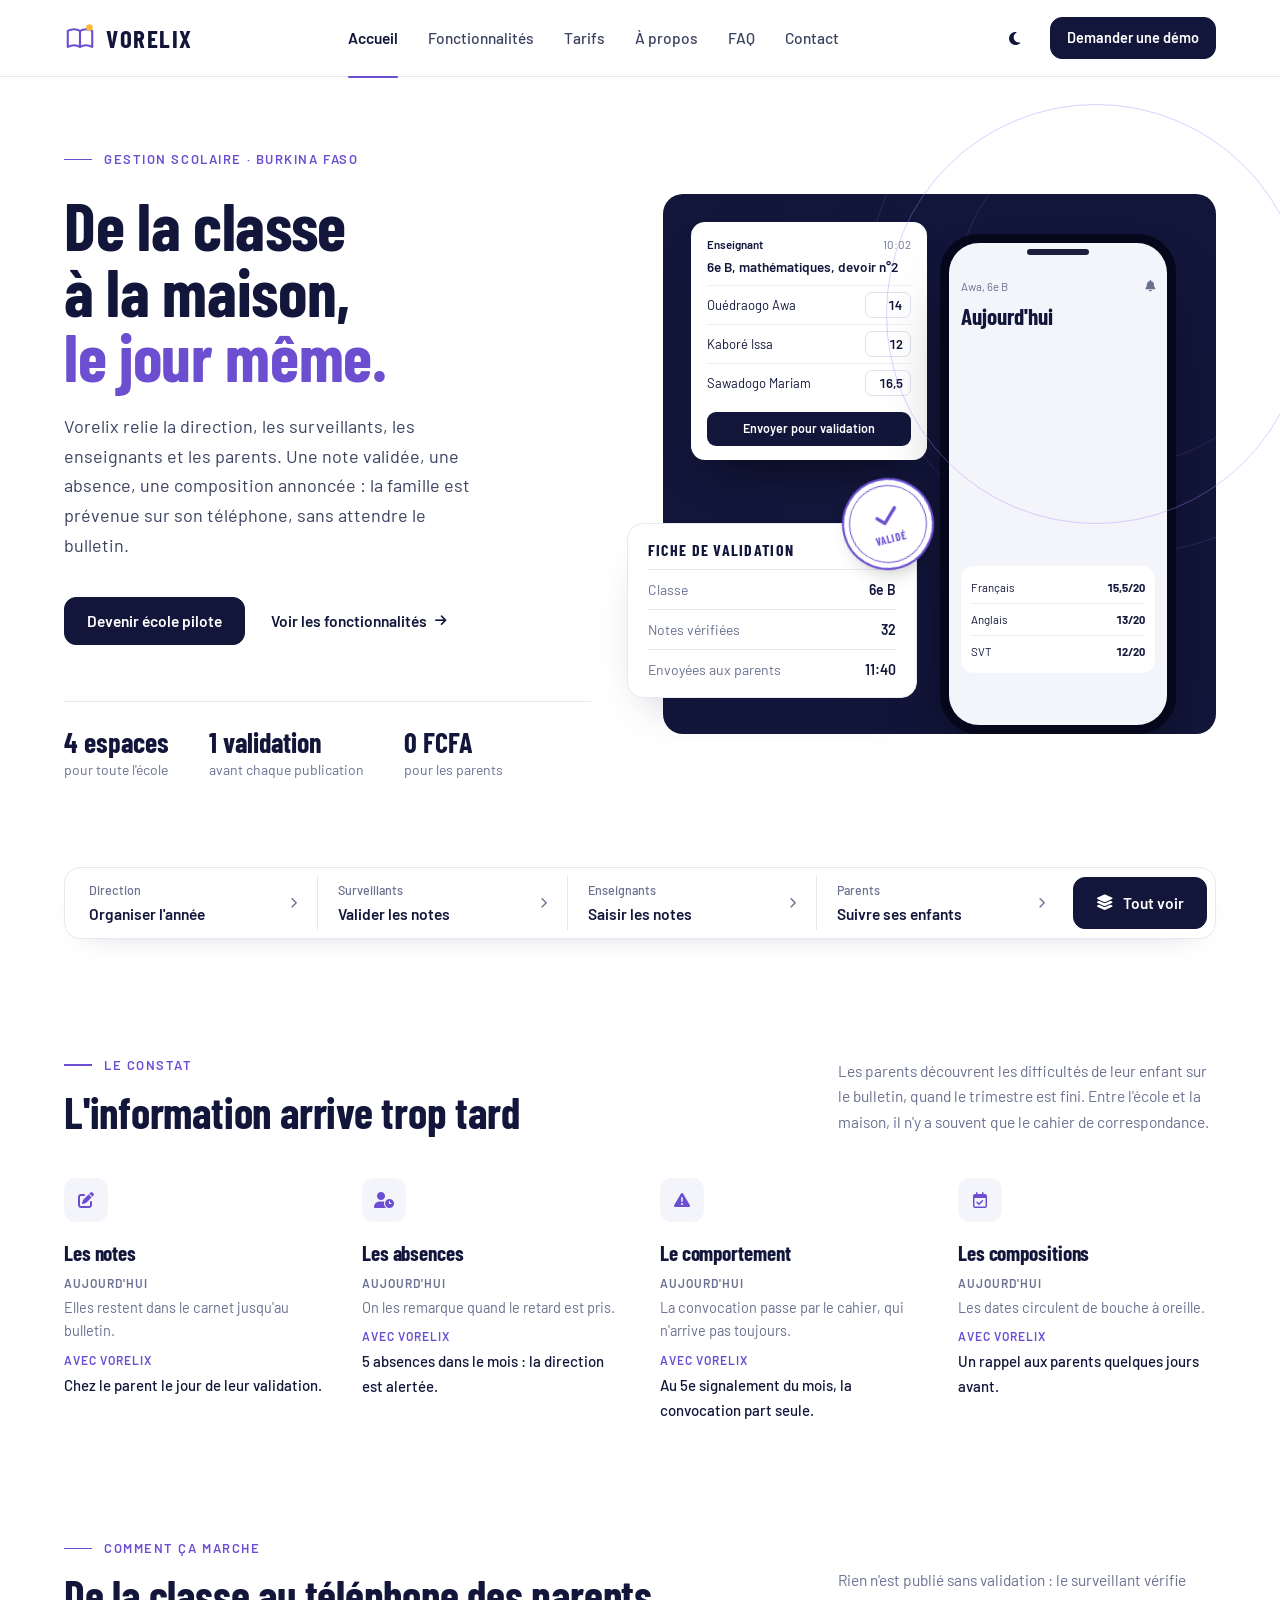
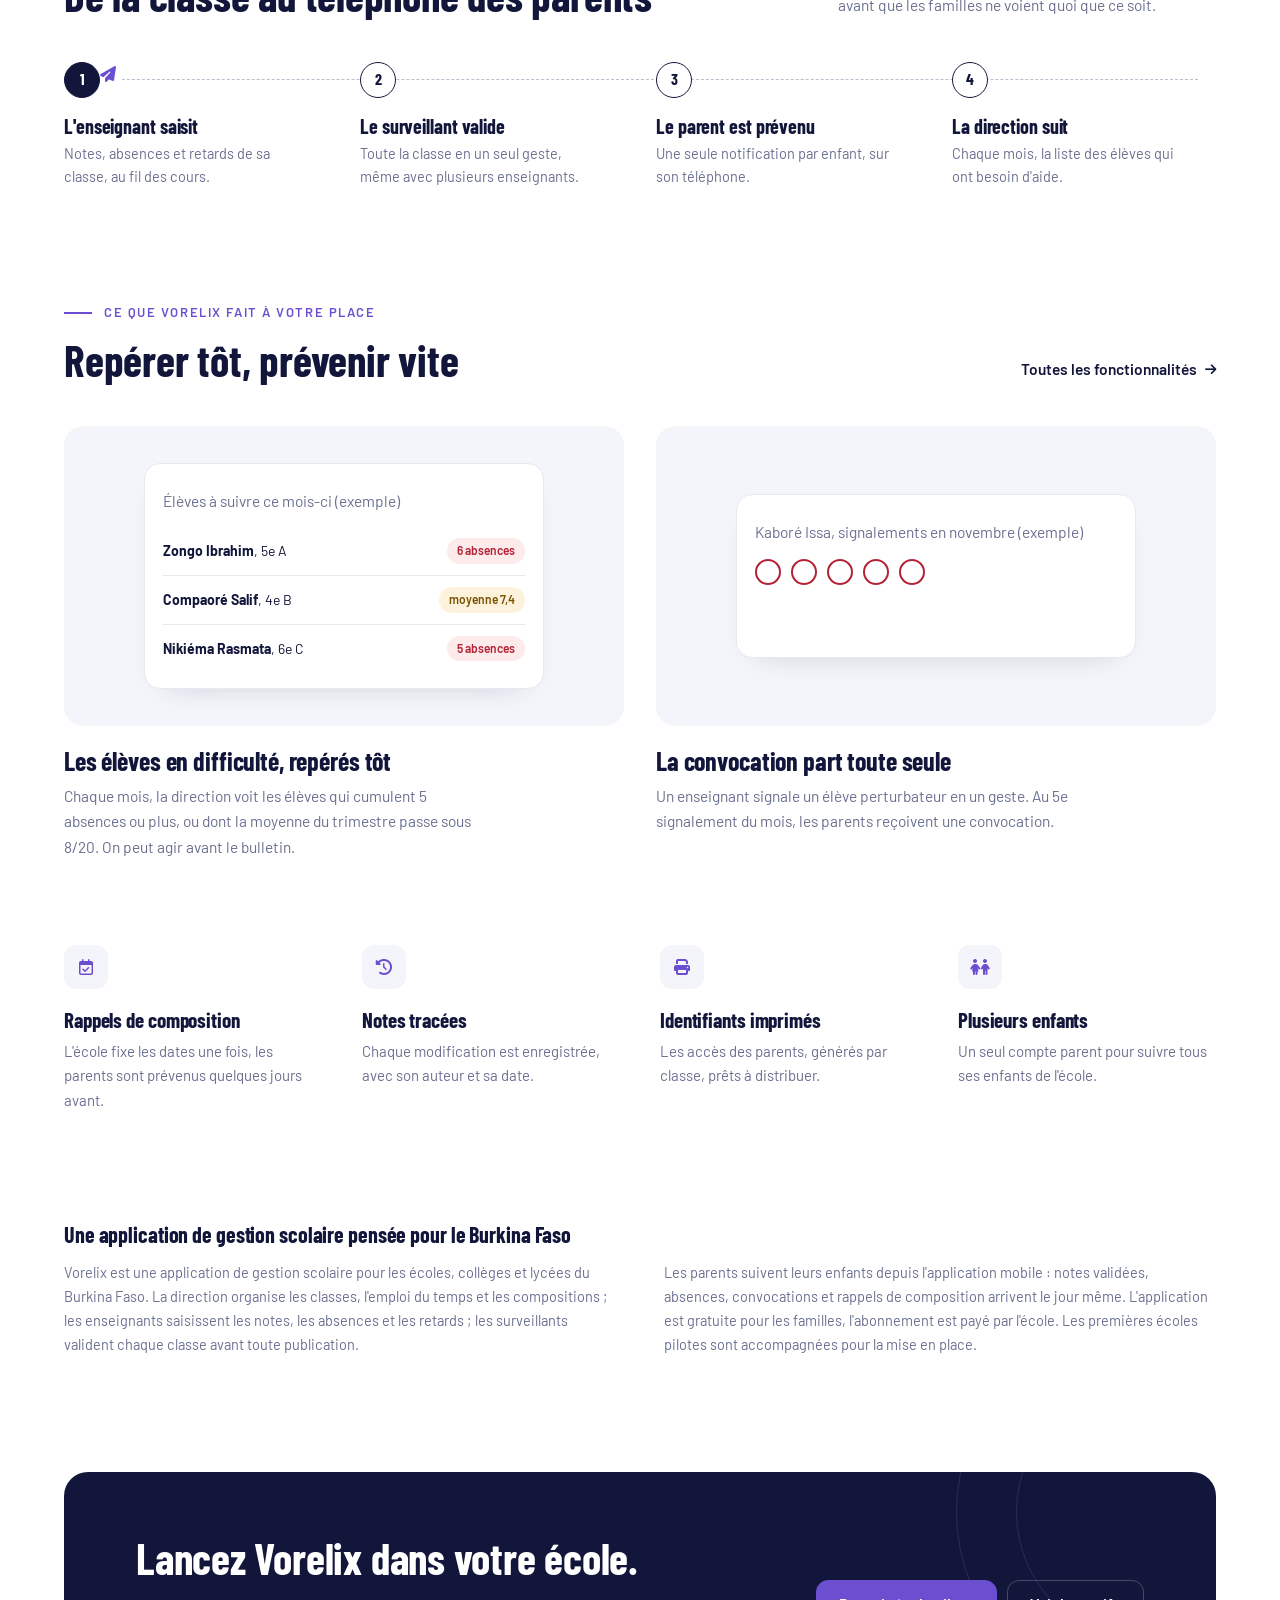
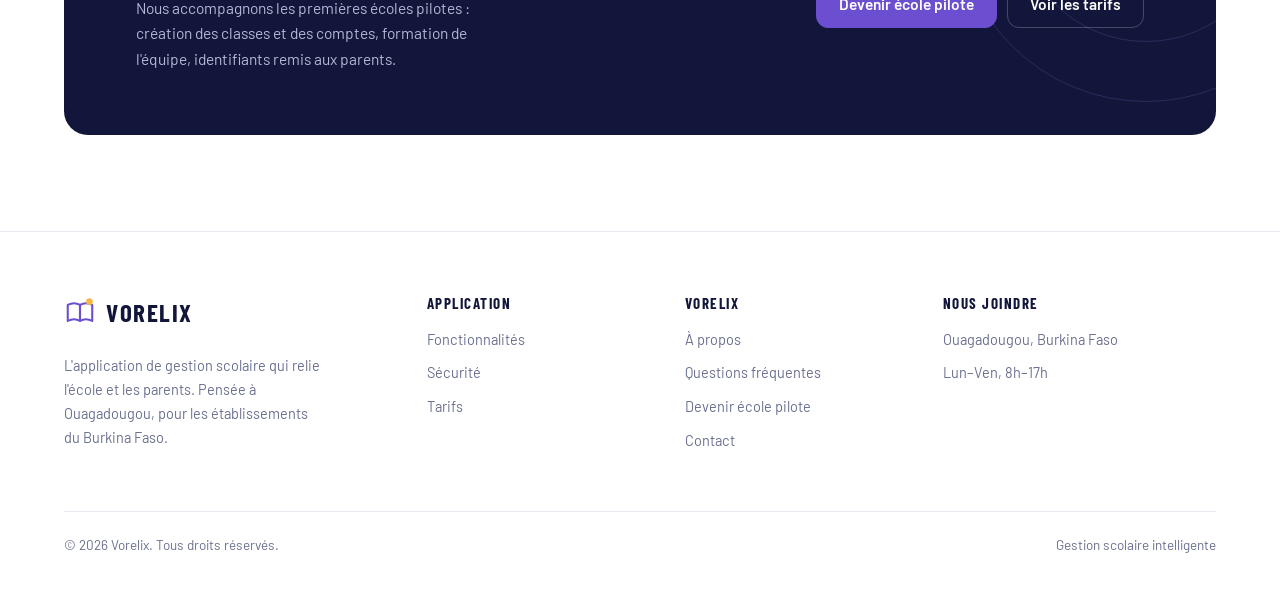
<file: index.html>
<!DOCTYPE html>
<html lang="fr" data-theme="light">
<head>
<meta charset="UTF-8">
<meta name="viewport" content="width=device-width, initial-scale=1, viewport-fit=cover">
<title>Vorelix, gestion scolaire au Burkina Faso : l'école et les parents, le jour même</title>
<meta name="description" content="Vorelix relie la direction, les surveillants, les enseignants et les parents. Notes validées, absences, convocations et rappels de composition arrivent sur le téléphone des parents.">
<meta name="theme-color" content="#FFFFFF">
<meta name="color-scheme" content="light dark">
<script>(function(){var d=document.documentElement,t;d.classList.add("js");try{t=localStorage.getItem("vorelix_theme")}catch(e){}if(t!=="dark"&&t!=="light")t=matchMedia("(prefers-color-scheme: dark)").matches?"dark":"light";d.setAttribute("data-theme",t);var m=document.querySelector('meta[name="theme-color"]');if(m)m.content=t==="dark"?"#090C20":"#FFFFFF"})()</script>
<meta property="og:type" content="website">
<meta property="og:locale" content="fr_FR">
<meta property="og:site_name" content="Vorelix">
<meta property="og:title" content="Vorelix, gestion scolaire au Burkina Faso : l'école et les parents, le jour même">
<meta property="og:description" content="Vorelix relie la direction, les surveillants, les enseignants et les parents. Notes validées, absences, convocations et rappels de composition arrivent sur le téléphone des parents.">
<link rel="icon" href="assets/img/favicon.svg" type="image/svg+xml">
<link rel="preload" href="assets/fonts/barlow-condensed-latin-700-normal.woff2" as="font" type="font/woff2" crossorigin>
<link rel="stylesheet" href="https://cdnjs.cloudflare.com/ajax/libs/font-awesome/6.5.2/css/all.min.css">
<link rel="stylesheet" href="assets/css/style.css">
<script src="assets/js/config.js" defer></script>
<script src="assets/js/site.js" defer></script>
</head>
<body class="anime" data-page="index">
<a class="skip" href="#contenu">Aller au contenu</a>
<header class="site-header" id="siteHeader"><div class="wrap hdr">
  <a class="brand" href="index.html" aria-label="Vorelix, accueil"><svg class="logo" viewBox="0 0 34 34" aria-hidden="true"><path class="pg" d="M4 9.5c4.5-2.4 9-2.4 13 0v17c-4-2.4-8.5-2.4-13 0v-17Z"/><path class="pg" d="M30 9.5c-4.5-2.4-9-2.4-13 0v17c4-2.4 8.5-2.4 13 0v-17Z"/><circle class="pt" cx="27" cy="6" r="3.5"/></svg><span class="brand-txt">VORELIX</span></a>
  <nav class="nav" aria-label="Navigation principale"><a href="index.html" aria-current="page">Accueil</a><a href="fonctionnalites.html">Fonctionnalités</a><a href="tarifs.html">Tarifs</a><a href="a-propos.html">À propos</a><a href="faq.html">FAQ</a><a href="contact.html">Contact</a></nav>
  <div class="hdr-r">
    <a class="ib ib-login" href="#" data-lien="connexion" aria-label="Se connecter à Vorelix"><i class="fa-solid fa-right-to-bracket"></i></a>
    <button class="ib theme-ic" type="button" id="themeToggle" aria-label="Activer le mode sombre" aria-pressed="false"><i class="fa-solid fa-moon"></i><i class="fa-solid fa-sun"></i></button>
    <a class="b b-sm b-dark hdr-cta" href="contact.html?sujet=demo">Demander une démo</a>
    <button class="ib burger" type="button" id="burger" aria-label="Ouvrir le menu" aria-expanded="false" aria-controls="mnav"><i class="fa-solid fa-bars"></i></button>
  </div>
</div></header>
<div class="mnav-bg" id="mnavBg" hidden></div>
<nav class="mnav" id="mnav" aria-label="Menu mobile">
  <a class="mn-link" href="index.html" aria-current="page"><span class="mn-ic"><i class="fa-solid fa-house"></i></span><span class="mn-tx"><b>Accueil</b><small>L'école et les parents, le jour même</small></span><i class="fa-solid fa-chevron-right mn-go"></i></a>
  <a class="mn-link" href="fonctionnalites.html"><span class="mn-ic"><i class="fa-solid fa-layer-group"></i></span><span class="mn-tx"><b>Fonctionnalités</b><small>Direction, surveillants, enseignants, parents</small></span><i class="fa-solid fa-chevron-right mn-go"></i></a>
  <a class="mn-link" href="tarifs.html"><span class="mn-ic"><i class="fa-solid fa-tag"></i></span><span class="mn-tx"><b>Tarifs</b><small>Trois formules, gratuit pour les parents</small></span><i class="fa-solid fa-chevron-right mn-go"></i></a>
  <a class="mn-link" href="a-propos.html"><span class="mn-ic"><i class="fa-solid fa-circle-info"></i></span><span class="mn-tx"><b>À propos</b><small>Mission, vision et valeurs</small></span><i class="fa-solid fa-chevron-right mn-go"></i></a>
  <a class="mn-link" href="faq.html"><span class="mn-ic"><i class="fa-solid fa-circle-question"></i></span><span class="mn-tx"><b>FAQ</b><small>Les réponses aux questions courantes</small></span><i class="fa-solid fa-chevron-right mn-go"></i></a>
  <a class="mn-link" href="contact.html"><span class="mn-ic"><i class="fa-solid fa-envelope"></i></span><span class="mn-tx"><b>Contact</b><small>Démonstration, école pilote, questions</small></span><i class="fa-solid fa-chevron-right mn-go"></i></a>
  <a class="mn-link" href="#" data-lien="connexion"><span class="mn-ic"><i class="fa-solid fa-right-to-bracket"></i></span><span class="mn-tx"><b>Connexion</b><small>Espace de l'école</small></span><i class="fa-solid fa-chevron-right mn-go"></i></a>
  <label class="mn-row"><span class="mn-ic"><i class="fa-solid fa-moon"></i></span><span class="mn-tx"><b>Mode sombre</b></span><span class="sw"><input type="checkbox" data-theme-switch><i></i></span></label>
  <div class="mn-acts"><a class="b b-wa" href="#" data-wa target="_blank" rel="noopener"><i class="fa-brands fa-whatsapp"></i>WhatsApp</a><a class="b b-dark" href="contact.html?sujet=demo">Demander une démo</a></div>
</nav>
<main id="contenu">
<div class="wrap">
  <section class="hero" aria-labelledby="hero-title">
    <div class="h-left">
      <p class="eyebrow" data-hero>Gestion scolaire · Burkina Faso</p>
      <h1 id="hero-title" data-hero>De la classe<br>à la maison,<br><em>le jour même.</em></h1>
      <p class="lead" data-hero>Vorelix relie la direction, les surveillants, les enseignants et les parents. Une note validée, une absence, une composition annoncée : la famille est prévenue sur son téléphone, sans attendre le bulletin.</p>
      <div class="acts" data-hero><a class="b b-dark" href="contact.html?sujet=pilote">Devenir école pilote</a><a class="lnk" href="fonctionnalites.html">Voir les fonctionnalités <i class="fa-solid fa-arrow-right"></i></a></div>
      <div class="kpis" data-hero><div><b>4 espaces</b><span>pour toute l'école</span></div><div><b>1 validation</b><span>avant chaque publication</span></div><div><b>0 FCFA</b><span>pour les parents</span></div></div>
    </div>
    <div class="h-right">
      <div class="scene" role="img" aria-label="Un enseignant saisit une note, le surveillant valide la classe, le parent reçoit la note sur son téléphone">
        <span class="ring r1" aria-hidden="true"></span><span class="ring r2" aria-hidden="true"></span>
        <div class="ui ui-teacher" aria-hidden="true">
          <div class="ui-top"><b>Enseignant</b><span>10:02</span></div>
          <div class="ui-title">6e B, mathématiques, devoir n°2</div>
          <div class="ui-row"><span>Ouédraogo Awa</span><span class="case"><span class="tape">14</span></span></div>
          <div class="ui-row"><span>Kaboré Issa</span><span class="case">12</span></div>
          <div class="ui-row"><span>Sawadogo Mariam</span><span class="case">16,5</span></div>
          <div class="ui-btn envoi">Envoyer pour validation</div>
        </div>
        <div class="phone" aria-hidden="true">
          <div class="ph-screen">
            <div class="ph-top"><span>Awa, 6e B</span><i class="fa-solid fa-bell"></i></div>
            <b class="ph-title">Aujourd'hui</b>
            <div class="ph-stack">
              <div class="ntf" style="animation-delay:0s"><span class="ntf-ic" style="background:#12163A;color:#F5B841"><i class="fa-solid fa-check"></i></span><span><b>Nouvelle note, 11:40</b>Mathématiques, devoir n°2 : 14/20</span></div>
              <div class="ntf" style="animation-delay:1.4s"><span class="ntf-ic" style="background:#FDEBEC;color:#B42335"><i class="fa-regular fa-clock"></i></span><span><b>Retard, 07:25</b>Awa est arrivée après le début du cours.</span></div>
              <div class="ntf" style="animation-delay:2.8s"><span class="ntf-ic" style="background:#EEE9FB;color:#6C4FD1"><i class="fa-regular fa-calendar"></i></span><span><b>Rappel</b>Composition de français vendredi 21.</span></div>
            </div>
            <div class="ph-notes"><div><span>Français</span><b>15,5/20</b></div><div><span>Anglais</span><b>13/20</b></div><div><span>SVT</span><b>12/20</b></div></div>
          </div>
        </div>
      </div>
      <span class="ring r3" aria-hidden="true"></span>
      <div class="manifest" id="manifest">
        <div class="stamp" data-hit aria-hidden="true"><div><b><i class="fa-solid fa-check"></i></b><small>VALIDÉ</small></div></div>
        <h2>Fiche de validation</h2>
        <dl>
          <div class="mrow"><dt>Classe</dt><dd>6e B</dd></div>
          <div class="mrow"><dt>Notes vérifiées</dt><dd>32</dd></div>
          <div class="mrow"><dt>Envoyées aux parents</dt><dd>11:40</dd></div>
        </dl>
      </div>
    </div>
  </section>

  <nav class="finder" aria-label="Les quatre espaces de Vorelix" data-hero>
    <a class="ff" href="fonctionnalites.html#direction"><span><small>Direction</small><b>Organiser l'année</b></span><i class="fa-solid fa-chevron-right"></i></a>
    <a class="ff" href="fonctionnalites.html#surveillants"><span><small>Surveillants</small><b>Valider les notes</b></span><i class="fa-solid fa-chevron-right"></i></a>
    <a class="ff" href="fonctionnalites.html#enseignants"><span><small>Enseignants</small><b>Saisir les notes</b></span><i class="fa-solid fa-chevron-right"></i></a>
    <a class="ff" href="fonctionnalites.html#parents"><span><small>Parents</small><b>Suivre ses enfants</b></span><i class="fa-solid fa-chevron-right"></i></a>
    <a class="b b-dark" href="fonctionnalites.html"><i class="fa-solid fa-layer-group"></i>Tout voir</a>
  </nav>

  <section class="sec" aria-labelledby="constat-title">
    <div class="sec-head"><div><p class="eyebrow">Le constat</p><h2 id="constat-title">L'information arrive trop tard</h2></div><p class="sec-p">Les parents découvrent les difficultés de leur enfant sur le bulletin, quand le trimestre est fini. Entre l'école et la maison, il n'y a souvent que le cahier de correspondance.</p></div>
    <div class="svcs">
      <article class="sv rv"><span class="sv-ic"><i class="fa-solid fa-pen-to-square"></i></span><h3>Les notes</h3><p class="avant"><span class="lbl">Aujourd'hui</span>Elles restent dans le carnet jusqu'au bulletin.</p><p class="apres"><span><span class="lbl">Avec Vorelix</span>Chez le parent le jour de leur validation.</span></p></article>
      <article class="sv rv"><span class="sv-ic"><i class="fa-solid fa-user-clock"></i></span><h3>Les absences</h3><p class="avant"><span class="lbl">Aujourd'hui</span>On les remarque quand le retard est pris.</p><p class="apres"><span><span class="lbl">Avec Vorelix</span>5 absences dans le mois : la direction est alertée.</span></p></article>
      <article class="sv rv"><span class="sv-ic"><i class="fa-solid fa-triangle-exclamation"></i></span><h3>Le comportement</h3><p class="avant"><span class="lbl">Aujourd'hui</span>La convocation passe par le cahier, qui n'arrive pas toujours.</p><p class="apres"><span><span class="lbl">Avec Vorelix</span>Au 5e signalement du mois, la convocation part seule.</span></p></article>
      <article class="sv rv"><span class="sv-ic"><i class="fa-regular fa-calendar-check"></i></span><h3>Les compositions</h3><p class="avant"><span class="lbl">Aujourd'hui</span>Les dates circulent de bouche à oreille.</p><p class="apres"><span><span class="lbl">Avec Vorelix</span>Un rappel aux parents quelques jours avant.</span></p></article>
    </div>
  </section>

  <section class="sec" id="fonctionnement" aria-labelledby="route-title">
    <div class="sec-head"><div><p class="eyebrow">Comment ça marche</p><h2 id="route-title">De la classe au téléphone des parents</h2></div><p class="sec-p">Rien n'est publié sans validation : le surveillant vérifie avant que les familles ne voient quoi que ce soit.</p></div>
    <div class="route-line" id="route">
      <span class="route-go" id="routeGo" aria-hidden="true"><i class="fa-solid fa-paper-plane"></i></span>
      <div class="st"><div class="n">1</div><h3>L'enseignant saisit</h3><p>Notes, absences et retards de sa classe, au fil des cours.</p></div>
      <div class="st"><div class="n">2<span class="chk" aria-hidden="true"><i class="fa-solid fa-check"></i></span></div><h3>Le surveillant valide</h3><p>Toute la classe en un seul geste, même avec plusieurs enseignants.</p></div>
      <div class="st"><div class="n">3</div><h3>Le parent est prévenu</h3><p>Une seule notification par enfant, sur son téléphone.</p></div>
      <div class="st"><div class="n">4</div><h3>La direction suit</h3><p>Chaque mois, la liste des élèves qui ont besoin d'aide.</p></div>
    </div>
  </section>

  <section class="sec" aria-labelledby="atouts-title">
    <div class="sec-head"><div><p class="eyebrow">Ce que Vorelix fait à votre place</p><h2 id="atouts-title">Repérer tôt, prévenir vite</h2></div><a class="lnk" href="fonctionnalites.html">Toutes les fonctionnalités <i class="fa-solid fa-arrow-right"></i></a></div>
    <div class="ways">
      <article class="way rv">
        <div class="way-ph"><div class="demo">
          <p class="demo-t">Élèves à suivre ce mois-ci (exemple)</p>
          <div class="risque"><span><b>Zongo Ibrahim</b>, 5e A</span><span class="sig">6 absences</span></div>
          <div class="risque"><span><b>Compaoré Salif</b>, 4e B</span><span class="sig moy">moyenne 7,4</span></div>
          <div class="risque"><span><b>Nikiéma Rasmata</b>, 6e C</span><span class="sig">5 absences</span></div>
        </div></div>
        <h3>Les élèves en difficulté, repérés tôt</h3><p>Chaque mois, la direction voit les élèves qui cumulent 5 absences ou plus, ou dont la moyenne du trimestre passe sous 8/20. On peut agir avant le bulletin.</p>
      </article>
      <article class="way rv">
        <div class="way-ph"><div class="demo">
          <p class="demo-t">Kaboré Issa, signalements en novembre (exemple)</p>
          <div class="points" aria-hidden="true"><i style="animation-delay:0s"></i><i style="animation-delay:.7s"></i><i style="animation-delay:1.4s"></i><i style="animation-delay:2.1s"></i><i style="animation-delay:2.8s"></i></div>
          <div class="convoc"><i class="fa-regular fa-envelope"></i>Convocation envoyée aux parents</div>
        </div></div>
        <h3>La convocation part toute seule</h3><p>Un enseignant signale un élève perturbateur en un geste. Au 5e signalement du mois, les parents reçoivent une convocation.</p>
      </article>
    </div>
    <div class="svcs" style="margin-top:72px">
      <article class="sv rv"><span class="sv-ic"><i class="fa-regular fa-calendar-check"></i></span><h3>Rappels de composition</h3><p>L'école fixe les dates une fois, les parents sont prévenus quelques jours avant.</p></article>
      <article class="sv rv"><span class="sv-ic"><i class="fa-solid fa-clock-rotate-left"></i></span><h3>Notes tracées</h3><p>Chaque modification est enregistrée, avec son auteur et sa date.</p></article>
      <article class="sv rv"><span class="sv-ic"><i class="fa-solid fa-print"></i></span><h3>Identifiants imprimés</h3><p>Les accès des parents, générés par classe, prêts à distribuer.</p></article>
      <article class="sv rv"><span class="sv-ic"><i class="fa-solid fa-children"></i></span><h3>Plusieurs enfants</h3><p>Un seul compte parent pour suivre tous ses enfants de l'école.</p></article>
    </div>
  </section>

  <section class="sec seo" aria-labelledby="about-title">
    <h2 id="about-title">Une application de gestion scolaire pensée pour le Burkina Faso</h2>
    <div class="seo-cols">
      <p>Vorelix est une application de gestion scolaire pour les écoles, collèges et lycées du Burkina Faso. La direction organise les classes, l'emploi du temps et les compositions ; les enseignants saisissent les notes, les absences et les retards ; les surveillants valident chaque classe avant toute publication.</p>
      <p>Les parents suivent leurs enfants depuis l'application mobile : notes validées, absences, convocations et rappels de composition arrivent le jour même. L'application est gratuite pour les familles, l'abonnement est payé par l'école. Les premières écoles pilotes sont accompagnées pour la mise en place.</p>
    </div>
  </section>
</div>
<div class="wrap"><section class="cta rv" aria-labelledby="cta-title">
  <span class="ring r1" aria-hidden="true"></span><span class="ring r2" aria-hidden="true"></span>
  <div><h2 id="cta-title">Lancez Vorelix dans votre école.</h2><p>Nous accompagnons les premières écoles pilotes : création des classes et des comptes, formation de l'équipe, identifiants remis aux parents.</p></div>
  <div class="cta-r"><a class="tel-big" href="#" data-contact="telephone"></a>
    <div class="cta-b"><a class="b b-wa" href="#" data-wa target="_blank" rel="noopener"><i class="fa-brands fa-whatsapp"></i>WhatsApp</a><a class="b b-violet" href="contact.html?sujet=pilote" data-sans-wa>Devenir école pilote</a><a class="b" href="tarifs.html">Voir les tarifs</a></div></div>
</section></div>
</main>
<footer class="site-footer">
  <div class="wrap">
    <div class="foot-grid">
      <div class="fbrand"><a class="brand" href="index.html" aria-label="Vorelix, accueil"><svg class="logo" viewBox="0 0 34 34" aria-hidden="true"><path class="pg" d="M4 9.5c4.5-2.4 9-2.4 13 0v17c-4-2.4-8.5-2.4-13 0v-17Z"/><path class="pg" d="M30 9.5c-4.5-2.4-9-2.4-13 0v17c4-2.4 8.5-2.4 13 0v-17Z"/><circle class="pt" cx="27" cy="6" r="3.5"/></svg><span class="brand-txt">VORELIX</span></a>
        <p>L'application de gestion scolaire qui relie l'école et les parents. Pensée à Ouagadougou, pour les établissements du Burkina Faso.</p>
        <div class="socials"><a href="#" data-contact-icon="whatsapp" target="_blank" rel="noopener" aria-label="Vorelix sur WhatsApp"><i class="fa-brands fa-whatsapp"></i></a><a href="#" data-contact-icon="telephone" aria-label="Appeler Vorelix"><i class="fa-solid fa-phone"></i></a><a href="#" data-contact-icon="email" aria-label="Écrire un e-mail à Vorelix"><i class="fa-solid fa-envelope"></i></a></div></div>
      <div><h2>Application</h2><a href="fonctionnalites.html">Fonctionnalités</a><a href="fonctionnalites.html#securite">Sécurité</a><a href="tarifs.html">Tarifs</a><a href="#" data-lien="connexion">Connexion</a></div>
      <div><h2>Vorelix</h2><a href="a-propos.html">À propos</a><a href="faq.html">Questions fréquentes</a><a href="contact.html?sujet=pilote">Devenir école pilote</a><a href="contact.html">Contact</a></div>
      <div><h2>Nous joindre</h2><span class="fline" data-texte="adresse">Ouagadougou, Burkina Faso</span><a href="#" data-contact="telephone"></a><a href="#" data-contact="whatsapp" data-libelle="WhatsApp "></a><a href="#" data-contact="email"></a><span class="fline" data-texte="horaires">Lun–Ven, 8h–17h</span></div>
    </div>
    <div class="foot-bottom"><span>© <span data-year>2026</span> Vorelix. Tous droits réservés.</span><span>Gestion scolaire intelligente</span></div>
  </div>
</footer>
<a class="wa-float" href="#" data-wa target="_blank" rel="noopener" aria-label="Écrire à Vorelix sur WhatsApp"><i class="fa-brands fa-whatsapp"></i></a>
<nav class="tabbar" aria-label="Navigation rapide">
  <a href="index.html" aria-current="page"><span class="ti"><span class="tb-pill"></span><i class="fa-solid fa-house"></i></span><span class="tl">Accueil</span></a>
  <a href="fonctionnalites.html"><span class="ti"><i class="fa-solid fa-layer-group"></i></span><span class="tl">Fonctions</span></a>
  <a href="contact.html?sujet=demo" class="tb-mid" data-tb-mid><span class="ti"><i class="fa-solid fa-paper-plane"></i></span><span class="tl">Démo</span></a>
  <a href="tarifs.html"><span class="ti"><i class="fa-solid fa-tag"></i></span><span class="tl">Tarifs</span></a>
  <a href="contact.html"><span class="ti"><i class="fa-solid fa-envelope"></i></span><span class="tl">Contact</span></a>
</nav>
<div class="toast" id="toast" role="status" aria-live="polite"><i class="fa-solid fa-circle-check"></i><span></span></div>
</body>
</html>
</file>
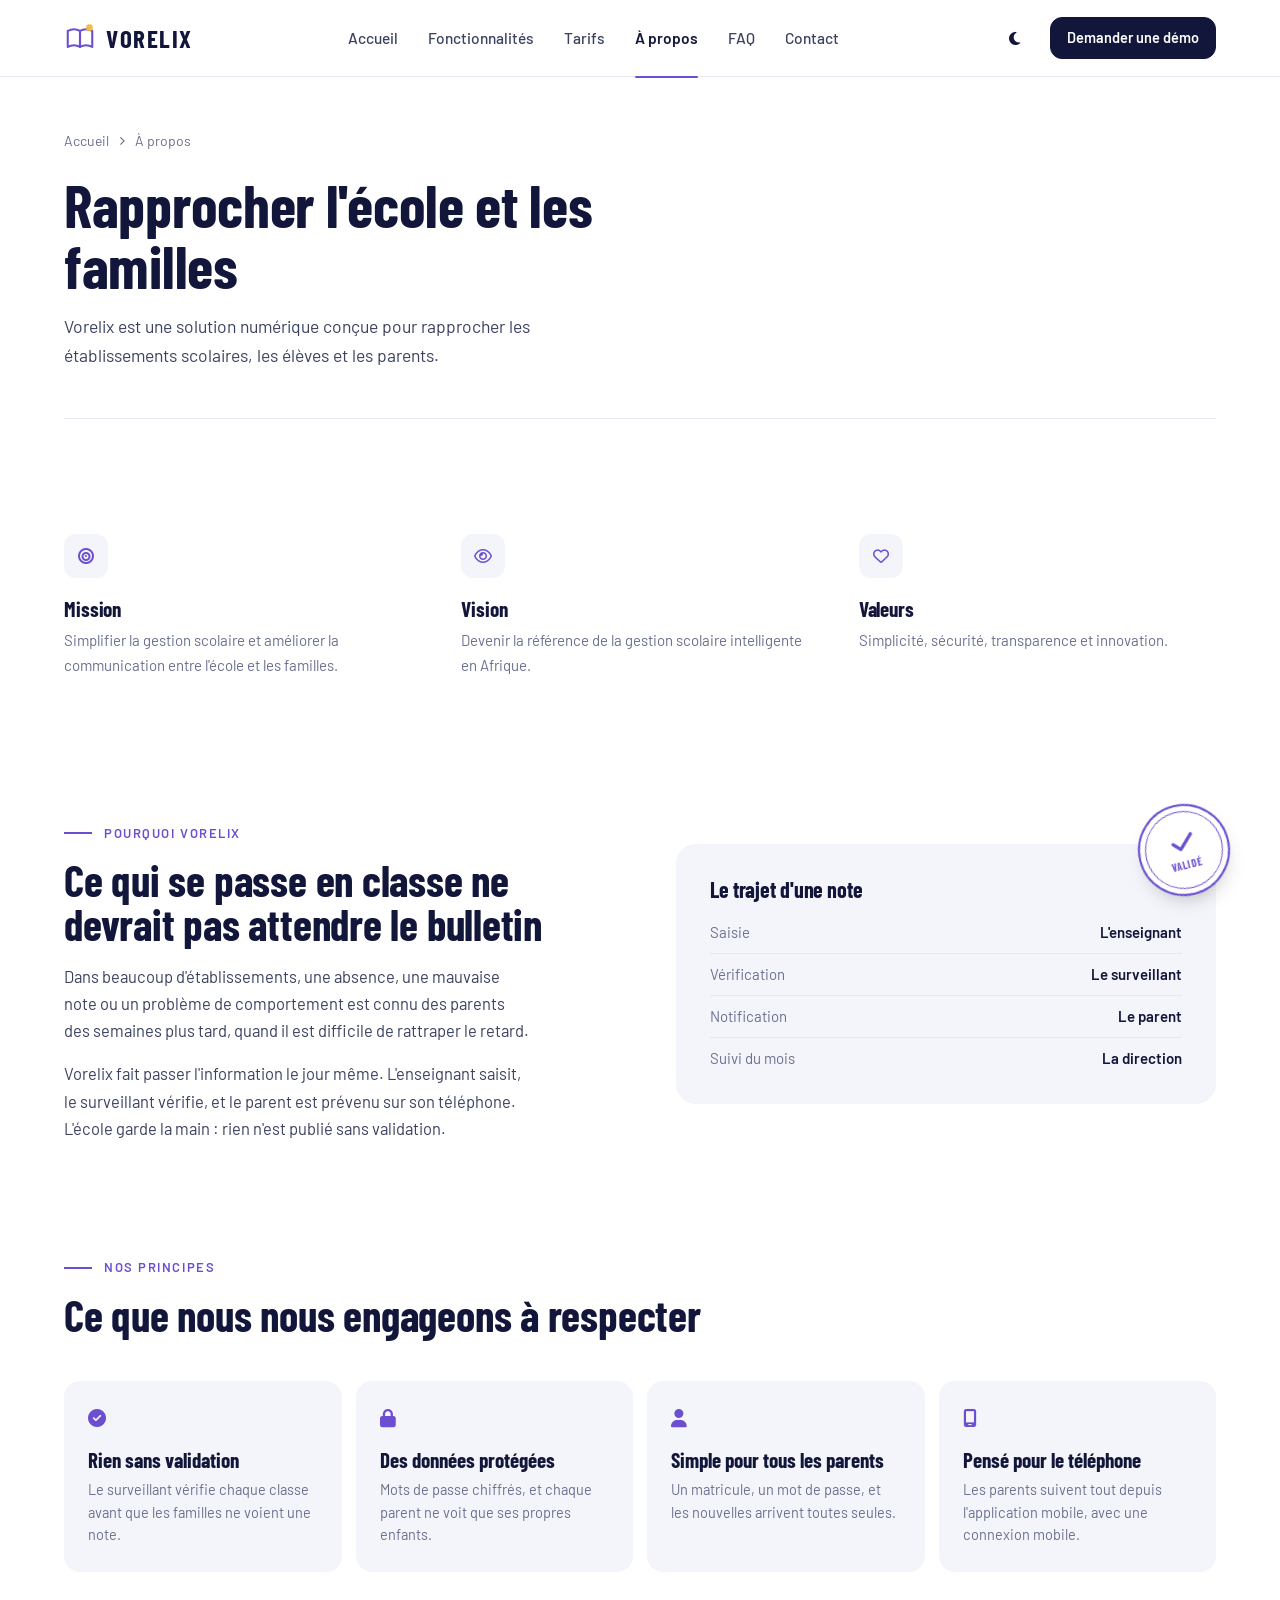
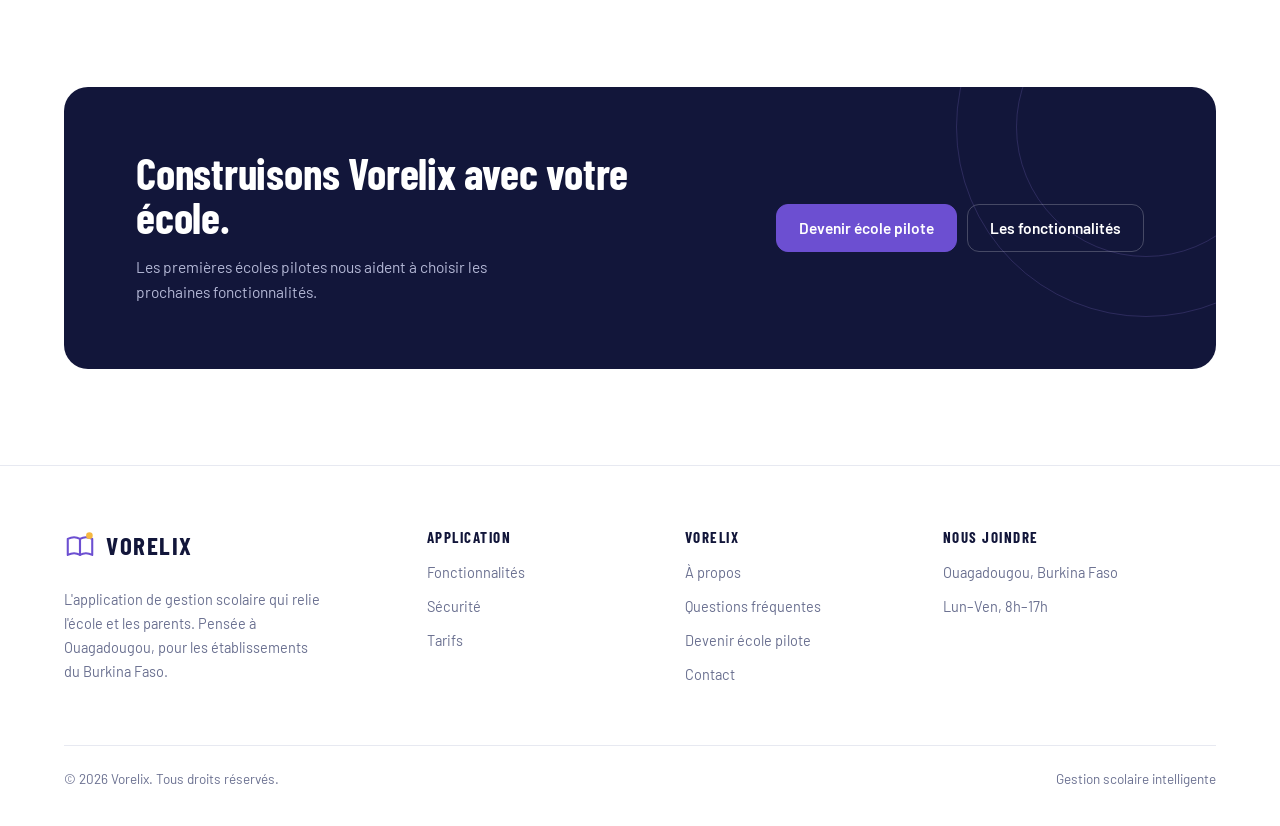
<file: a-propos.html>
<!DOCTYPE html>
<html lang="fr" data-theme="light">
<head>
<meta charset="UTF-8">
<meta name="viewport" content="width=device-width, initial-scale=1, viewport-fit=cover">
<title>À propos | Vorelix, gestion scolaire</title>
<meta name="description" content="Vorelix est une solution numérique conçue pour rapprocher les établissements scolaires, les élèves et les parents. Mission, vision, valeurs et principes.">
<meta name="theme-color" content="#FFFFFF">
<meta name="color-scheme" content="light dark">
<script>(function(){var d=document.documentElement,t;d.classList.add("js");try{t=localStorage.getItem("vorelix_theme")}catch(e){}if(t!=="dark"&&t!=="light")t=matchMedia("(prefers-color-scheme: dark)").matches?"dark":"light";d.setAttribute("data-theme",t);var m=document.querySelector('meta[name="theme-color"]');if(m)m.content=t==="dark"?"#090C20":"#FFFFFF"})()</script>
<meta property="og:type" content="website">
<meta property="og:locale" content="fr_FR">
<meta property="og:site_name" content="Vorelix">
<meta property="og:title" content="À propos | Vorelix, gestion scolaire">
<meta property="og:description" content="Vorelix est une solution numérique conçue pour rapprocher les établissements scolaires, les élèves et les parents. Mission, vision, valeurs et principes.">
<link rel="icon" href="assets/img/favicon.svg" type="image/svg+xml">
<link rel="preload" href="assets/fonts/barlow-condensed-latin-700-normal.woff2" as="font" type="font/woff2" crossorigin>
<link rel="stylesheet" href="https://cdnjs.cloudflare.com/ajax/libs/font-awesome/6.5.2/css/all.min.css">
<link rel="stylesheet" href="assets/css/style.css">
<script src="assets/js/config.js" defer></script>
<script src="assets/js/site.js" defer></script>
</head>
<body class="anime" data-page="a-propos">
<a class="skip" href="#contenu">Aller au contenu</a>
<header class="site-header" id="siteHeader"><div class="wrap hdr">
  <a class="brand" href="index.html" aria-label="Vorelix, accueil"><svg class="logo" viewBox="0 0 34 34" aria-hidden="true"><path class="pg" d="M4 9.5c4.5-2.4 9-2.4 13 0v17c-4-2.4-8.5-2.4-13 0v-17Z"/><path class="pg" d="M30 9.5c-4.5-2.4-9-2.4-13 0v17c4-2.4 8.5-2.4 13 0v-17Z"/><circle class="pt" cx="27" cy="6" r="3.5"/></svg><span class="brand-txt">VORELIX</span></a>
  <nav class="nav" aria-label="Navigation principale"><a href="index.html">Accueil</a><a href="fonctionnalites.html">Fonctionnalités</a><a href="tarifs.html">Tarifs</a><a href="a-propos.html" aria-current="page">À propos</a><a href="faq.html">FAQ</a><a href="contact.html">Contact</a></nav>
  <div class="hdr-r">
    <a class="ib ib-login" href="#" data-lien="connexion" aria-label="Se connecter à Vorelix"><i class="fa-solid fa-right-to-bracket"></i></a>
    <button class="ib theme-ic" type="button" id="themeToggle" aria-label="Activer le mode sombre" aria-pressed="false"><i class="fa-solid fa-moon"></i><i class="fa-solid fa-sun"></i></button>
    <a class="b b-sm b-dark hdr-cta" href="contact.html?sujet=demo">Demander une démo</a>
    <button class="ib burger" type="button" id="burger" aria-label="Ouvrir le menu" aria-expanded="false" aria-controls="mnav"><i class="fa-solid fa-bars"></i></button>
  </div>
</div></header>
<div class="mnav-bg" id="mnavBg" hidden></div>
<nav class="mnav" id="mnav" aria-label="Menu mobile">
  <a class="mn-link" href="index.html"><span class="mn-ic"><i class="fa-solid fa-house"></i></span><span class="mn-tx"><b>Accueil</b><small>L'école et les parents, le jour même</small></span><i class="fa-solid fa-chevron-right mn-go"></i></a>
  <a class="mn-link" href="fonctionnalites.html"><span class="mn-ic"><i class="fa-solid fa-layer-group"></i></span><span class="mn-tx"><b>Fonctionnalités</b><small>Direction, surveillants, enseignants, parents</small></span><i class="fa-solid fa-chevron-right mn-go"></i></a>
  <a class="mn-link" href="tarifs.html"><span class="mn-ic"><i class="fa-solid fa-tag"></i></span><span class="mn-tx"><b>Tarifs</b><small>Trois formules, gratuit pour les parents</small></span><i class="fa-solid fa-chevron-right mn-go"></i></a>
  <a class="mn-link" href="a-propos.html" aria-current="page"><span class="mn-ic"><i class="fa-solid fa-circle-info"></i></span><span class="mn-tx"><b>À propos</b><small>Mission, vision et valeurs</small></span><i class="fa-solid fa-chevron-right mn-go"></i></a>
  <a class="mn-link" href="faq.html"><span class="mn-ic"><i class="fa-solid fa-circle-question"></i></span><span class="mn-tx"><b>FAQ</b><small>Les réponses aux questions courantes</small></span><i class="fa-solid fa-chevron-right mn-go"></i></a>
  <a class="mn-link" href="contact.html"><span class="mn-ic"><i class="fa-solid fa-envelope"></i></span><span class="mn-tx"><b>Contact</b><small>Démonstration, école pilote, questions</small></span><i class="fa-solid fa-chevron-right mn-go"></i></a>
  <a class="mn-link" href="#" data-lien="connexion"><span class="mn-ic"><i class="fa-solid fa-right-to-bracket"></i></span><span class="mn-tx"><b>Connexion</b><small>Espace de l'école</small></span><i class="fa-solid fa-chevron-right mn-go"></i></a>
  <label class="mn-row"><span class="mn-ic"><i class="fa-solid fa-moon"></i></span><span class="mn-tx"><b>Mode sombre</b></span><span class="sw"><input type="checkbox" data-theme-switch><i></i></span></label>
  <div class="mn-acts"><a class="b b-wa" href="#" data-wa target="_blank" rel="noopener"><i class="fa-brands fa-whatsapp"></i>WhatsApp</a><a class="b b-dark" href="contact.html?sujet=demo">Demander une démo</a></div>
</nav>
<main id="contenu">
<div class="wrap">
  <header class="page-head">
    <nav class="crumbs" aria-label="Fil d'Ariane"><a href="index.html">Accueil</a><i class="fa-solid fa-chevron-right"></i><span>À propos</span></nav>
    <h1>Rapprocher l'école et les familles</h1>
    <p>Vorelix est une solution numérique conçue pour rapprocher les établissements scolaires, les élèves et les parents.</p>
  </header>

  <section class="sec" aria-labelledby="mvv-title">
    <h2 id="mvv-title" class="sr-only">Mission, vision et valeurs</h2>
    <div class="svcs svcs-3">
      <article class="sv rv"><span class="sv-ic"><i class="fa-solid fa-bullseye"></i></span><h3>Mission</h3><p>Simplifier la gestion scolaire et améliorer la communication entre l'école et les familles.</p></article>
      <article class="sv rv"><span class="sv-ic"><i class="fa-regular fa-eye"></i></span><h3>Vision</h3><p>Devenir la référence de la gestion scolaire intelligente en Afrique.</p></article>
      <article class="sv rv"><span class="sv-ic"><i class="fa-regular fa-heart"></i></span><h3>Valeurs</h3><p>Simplicité, sécurité, transparence et innovation.</p></article>
    </div>
  </section>

  <section class="sec" aria-labelledby="why-title">
    <div class="why">
      <div>
        <p class="eyebrow">Pourquoi Vorelix</p>
        <h2 id="why-title">Ce qui se passe en classe ne devrait pas attendre le bulletin</h2>
        <p>Dans beaucoup d'établissements, une absence, une mauvaise note ou un problème de comportement est connu des parents des semaines plus tard, quand il est difficile de rattraper le retard.</p>
        <p>Vorelix fait passer l'information le jour même. L'enseignant saisit, le surveillant vérifie, et le parent est prévenu sur son téléphone. L'école garde la main : rien n'est publié sans validation.</p>
      </div>
      <div class="why-card rv">
        <div class="stamp" data-hit aria-hidden="true"><div><b><i class="fa-solid fa-check"></i></b><small>VALIDÉ</small></div></div>
        <h3>Le trajet d'une note</h3>
        <dl style="margin-top:12px">
          <div class="mrow"><dt>Saisie</dt><dd>L'enseignant</dd></div>
          <div class="mrow"><dt>Vérification</dt><dd>Le surveillant</dd></div>
          <div class="mrow"><dt>Notification</dt><dd>Le parent</dd></div>
          <div class="mrow"><dt>Suivi du mois</dt><dd>La direction</dd></div>
        </dl>
      </div>
    </div>
  </section>

  <section class="sec" aria-labelledby="pr-title">
    <div class="sec-head"><div><p class="eyebrow">Nos principes</p><h2 id="pr-title">Ce que nous nous engageons à respecter</h2></div></div>
    <div class="cards">
      <div class="gi rv"><i class="fa-solid fa-circle-check"></i><b>Rien sans validation</b><span>Le surveillant vérifie chaque classe avant que les familles ne voient une note.</span></div>
      <div class="gi rv"><i class="fa-solid fa-lock"></i><b>Des données protégées</b><span>Mots de passe chiffrés, et chaque parent ne voit que ses propres enfants.</span></div>
      <div class="gi rv"><i class="fa-solid fa-user"></i><b>Simple pour tous les parents</b><span>Un matricule, un mot de passe, et les nouvelles arrivent toutes seules.</span></div>
      <div class="gi rv"><i class="fa-solid fa-mobile-screen"></i><b>Pensé pour le téléphone</b><span>Les parents suivent tout depuis l'application mobile, avec une connexion mobile.</span></div>
    </div>
  </section>

  <!--
    Bloc « L'équipe » à ajouter plus tard : retirez les marques de commentaire autour de cette section
    et remplacez le texte par une photo, un nom et une phrase.
  <section class="sec" aria-labelledby="eq-title">
    <div class="sec-head"><div><p class="eyebrow">L'équipe</p><h2 id="eq-title">Qui fait Vorelix</h2></div></div>
    <p>Nom du fondateur, rôle, et ce qui lui a donné envie de créer Vorelix.</p>
  </section>
  -->
</div>
<div class="wrap"><section class="cta rv" aria-labelledby="cta-title">
  <span class="ring r1" aria-hidden="true"></span><span class="ring r2" aria-hidden="true"></span>
  <div><h2 id="cta-title">Construisons Vorelix avec votre école.</h2><p>Les premières écoles pilotes nous aident à choisir les prochaines fonctionnalités.</p></div>
  <div class="cta-r"><a class="tel-big" href="#" data-contact="telephone"></a>
    <div class="cta-b"><a class="b b-wa" href="#" data-wa target="_blank" rel="noopener"><i class="fa-brands fa-whatsapp"></i>WhatsApp</a><a class="b b-violet" href="contact.html?sujet=pilote" data-sans-wa>Devenir école pilote</a><a class="b" href="fonctionnalites.html">Les fonctionnalités</a></div></div>
</section></div>
</main>
<footer class="site-footer">
  <div class="wrap">
    <div class="foot-grid">
      <div class="fbrand"><a class="brand" href="index.html" aria-label="Vorelix, accueil"><svg class="logo" viewBox="0 0 34 34" aria-hidden="true"><path class="pg" d="M4 9.5c4.5-2.4 9-2.4 13 0v17c-4-2.4-8.5-2.4-13 0v-17Z"/><path class="pg" d="M30 9.5c-4.5-2.4-9-2.4-13 0v17c4-2.4 8.5-2.4 13 0v-17Z"/><circle class="pt" cx="27" cy="6" r="3.5"/></svg><span class="brand-txt">VORELIX</span></a>
        <p>L'application de gestion scolaire qui relie l'école et les parents. Pensée à Ouagadougou, pour les établissements du Burkina Faso.</p>
        <div class="socials"><a href="#" data-contact-icon="whatsapp" target="_blank" rel="noopener" aria-label="Vorelix sur WhatsApp"><i class="fa-brands fa-whatsapp"></i></a><a href="#" data-contact-icon="telephone" aria-label="Appeler Vorelix"><i class="fa-solid fa-phone"></i></a><a href="#" data-contact-icon="email" aria-label="Écrire un e-mail à Vorelix"><i class="fa-solid fa-envelope"></i></a></div></div>
      <div><h2>Application</h2><a href="fonctionnalites.html">Fonctionnalités</a><a href="fonctionnalites.html#securite">Sécurité</a><a href="tarifs.html">Tarifs</a><a href="#" data-lien="connexion">Connexion</a></div>
      <div><h2>Vorelix</h2><a href="a-propos.html">À propos</a><a href="faq.html">Questions fréquentes</a><a href="contact.html?sujet=pilote">Devenir école pilote</a><a href="contact.html">Contact</a></div>
      <div><h2>Nous joindre</h2><span class="fline" data-texte="adresse">Ouagadougou, Burkina Faso</span><a href="#" data-contact="telephone"></a><a href="#" data-contact="whatsapp" data-libelle="WhatsApp "></a><a href="#" data-contact="email"></a><span class="fline" data-texte="horaires">Lun–Ven, 8h–17h</span></div>
    </div>
    <div class="foot-bottom"><span>© <span data-year>2026</span> Vorelix. Tous droits réservés.</span><span>Gestion scolaire intelligente</span></div>
  </div>
</footer>
<a class="wa-float" href="#" data-wa target="_blank" rel="noopener" aria-label="Écrire à Vorelix sur WhatsApp"><i class="fa-brands fa-whatsapp"></i></a>
<nav class="tabbar" aria-label="Navigation rapide">
  <a href="index.html"><span class="ti"><i class="fa-solid fa-house"></i></span><span class="tl">Accueil</span></a>
  <a href="fonctionnalites.html"><span class="ti"><i class="fa-solid fa-layer-group"></i></span><span class="tl">Fonctions</span></a>
  <a href="contact.html?sujet=demo" class="tb-mid" data-tb-mid><span class="ti"><i class="fa-solid fa-paper-plane"></i></span><span class="tl">Démo</span></a>
  <a href="tarifs.html"><span class="ti"><i class="fa-solid fa-tag"></i></span><span class="tl">Tarifs</span></a>
  <a href="contact.html"><span class="ti"><i class="fa-solid fa-envelope"></i></span><span class="tl">Contact</span></a>
</nav>
<div class="toast" id="toast" role="status" aria-live="polite"><i class="fa-solid fa-circle-check"></i><span></span></div>
</body>
</html>
</file>
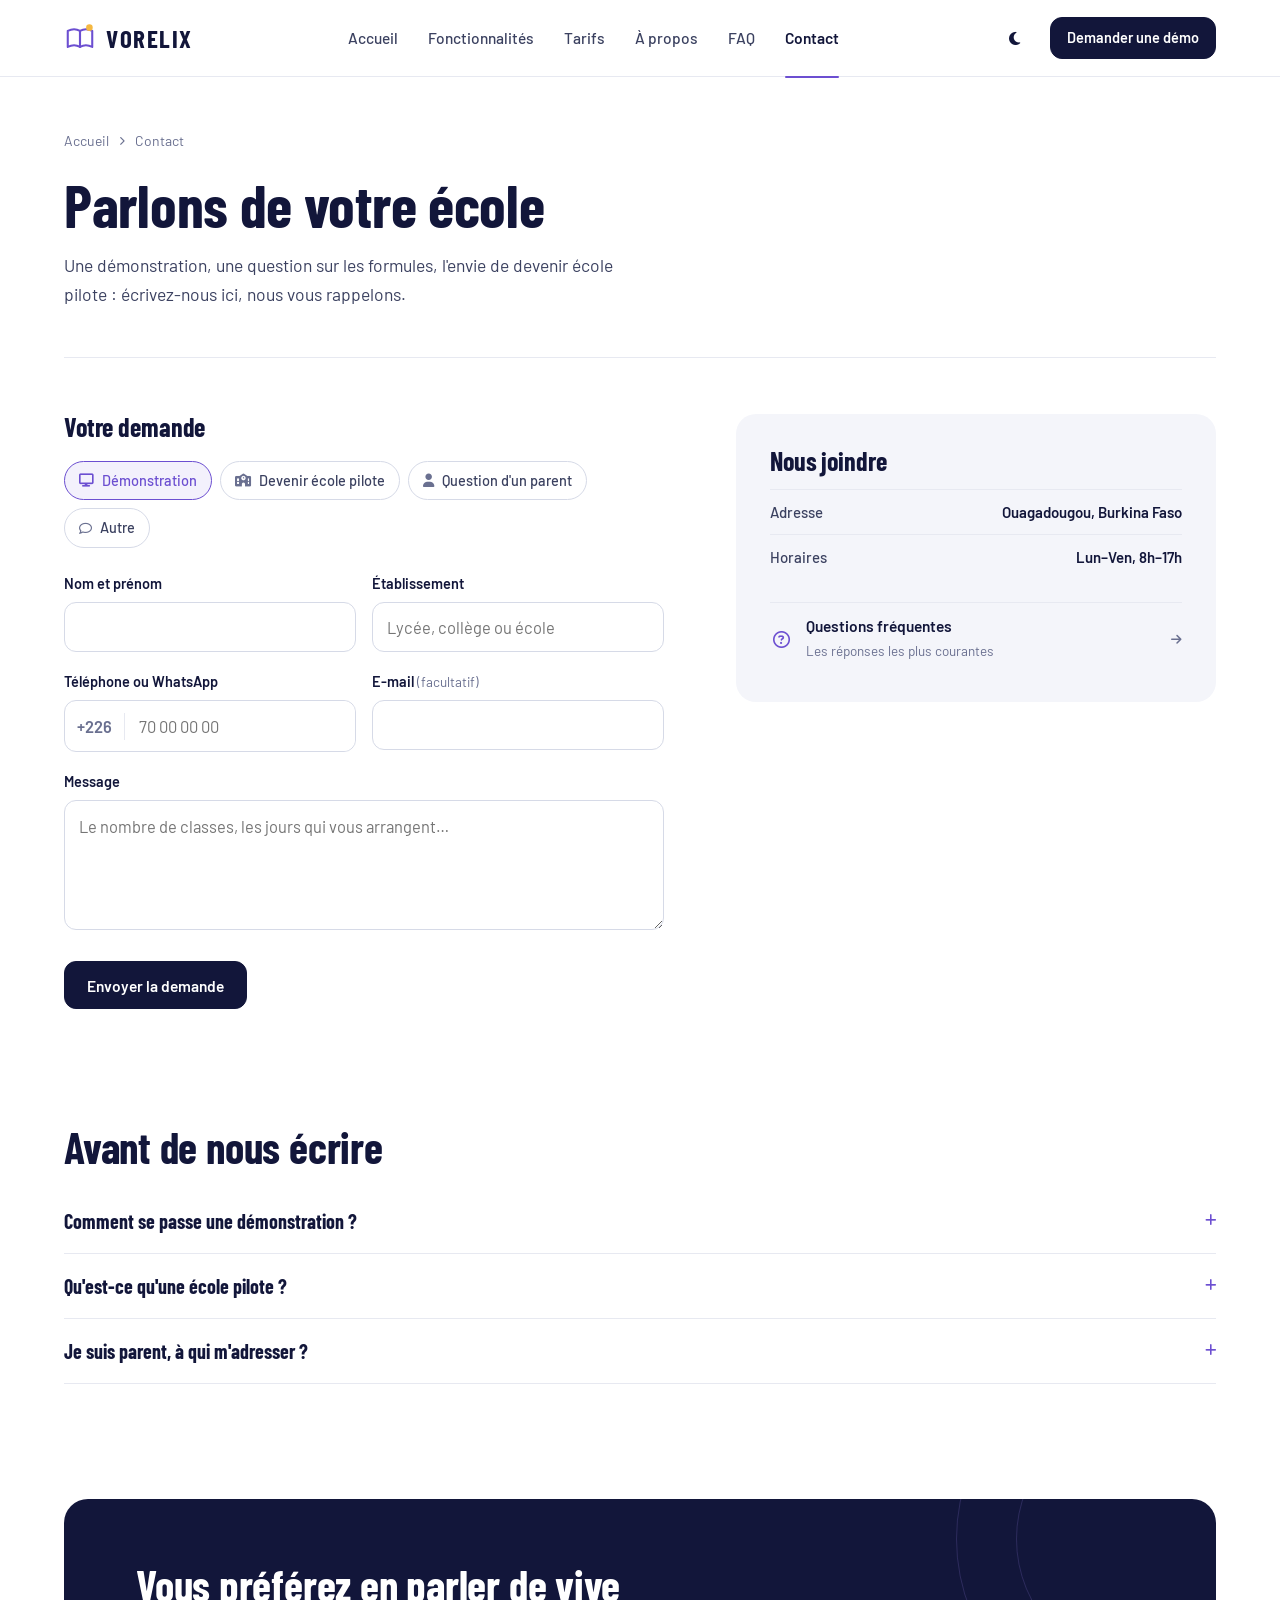
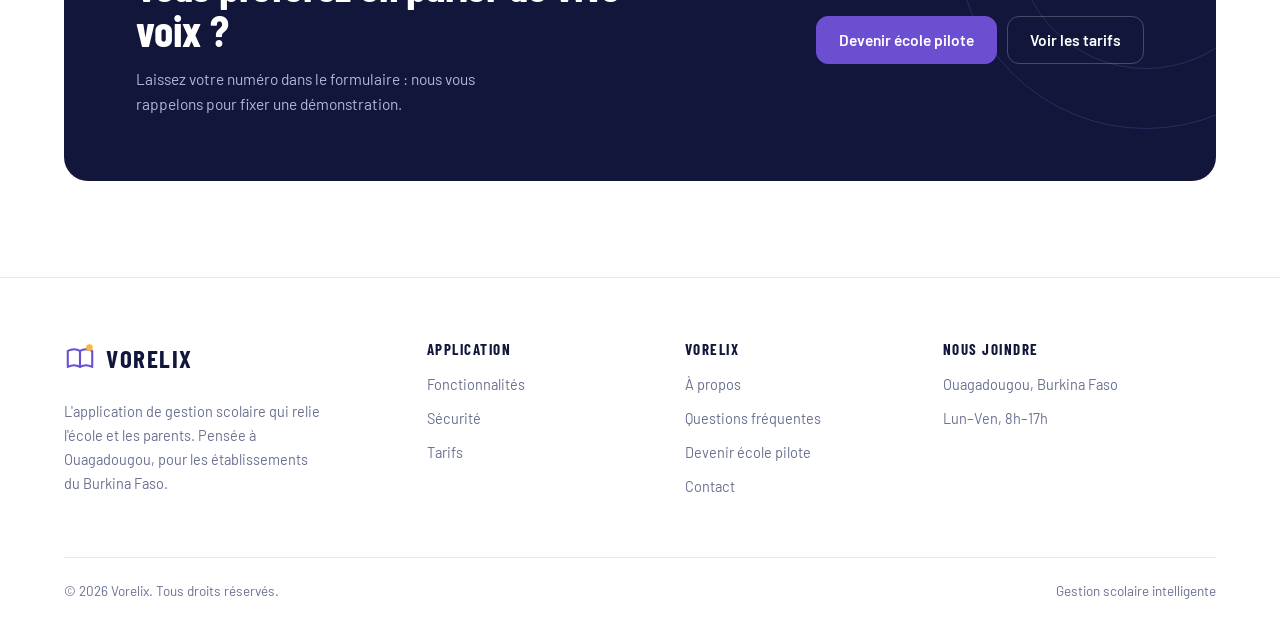
<file: contact.html>
<!DOCTYPE html>
<html lang="fr" data-theme="light">
<head>
<meta charset="UTF-8">
<meta name="viewport" content="width=device-width, initial-scale=1, viewport-fit=cover">
<title>Contact | Vorelix, gestion scolaire</title>
<meta name="description" content="Demander une démonstration, devenir école pilote ou poser une question sur Vorelix. Nous sommes à Ouagadougou, Burkina Faso.">
<meta name="theme-color" content="#FFFFFF">
<meta name="color-scheme" content="light dark">
<script>(function(){var d=document.documentElement,t;d.classList.add("js");try{t=localStorage.getItem("vorelix_theme")}catch(e){}if(t!=="dark"&&t!=="light")t=matchMedia("(prefers-color-scheme: dark)").matches?"dark":"light";d.setAttribute("data-theme",t);var m=document.querySelector('meta[name="theme-color"]');if(m)m.content=t==="dark"?"#090C20":"#FFFFFF"})()</script>
<meta property="og:type" content="website">
<meta property="og:locale" content="fr_FR">
<meta property="og:site_name" content="Vorelix">
<meta property="og:title" content="Contact | Vorelix, gestion scolaire">
<meta property="og:description" content="Demander une démonstration, devenir école pilote ou poser une question sur Vorelix. Nous sommes à Ouagadougou, Burkina Faso.">
<link rel="icon" href="assets/img/favicon.svg" type="image/svg+xml">
<link rel="preload" href="assets/fonts/barlow-condensed-latin-700-normal.woff2" as="font" type="font/woff2" crossorigin>
<link rel="stylesheet" href="https://cdnjs.cloudflare.com/ajax/libs/font-awesome/6.5.2/css/all.min.css">
<link rel="stylesheet" href="assets/css/style.css">
<script src="assets/js/config.js" defer></script>
<script src="assets/js/site.js" defer></script>
</head>
<body class="anime" data-page="contact">
<a class="skip" href="#contenu">Aller au contenu</a>
<header class="site-header" id="siteHeader"><div class="wrap hdr">
  <a class="brand" href="index.html" aria-label="Vorelix, accueil"><svg class="logo" viewBox="0 0 34 34" aria-hidden="true"><path class="pg" d="M4 9.5c4.5-2.4 9-2.4 13 0v17c-4-2.4-8.5-2.4-13 0v-17Z"/><path class="pg" d="M30 9.5c-4.5-2.4-9-2.4-13 0v17c4-2.4 8.5-2.4 13 0v-17Z"/><circle class="pt" cx="27" cy="6" r="3.5"/></svg><span class="brand-txt">VORELIX</span></a>
  <nav class="nav" aria-label="Navigation principale"><a href="index.html">Accueil</a><a href="fonctionnalites.html">Fonctionnalités</a><a href="tarifs.html">Tarifs</a><a href="a-propos.html">À propos</a><a href="faq.html">FAQ</a><a href="contact.html" aria-current="page">Contact</a></nav>
  <div class="hdr-r">
    <a class="ib ib-login" href="#" data-lien="connexion" aria-label="Se connecter à Vorelix"><i class="fa-solid fa-right-to-bracket"></i></a>
    <button class="ib theme-ic" type="button" id="themeToggle" aria-label="Activer le mode sombre" aria-pressed="false"><i class="fa-solid fa-moon"></i><i class="fa-solid fa-sun"></i></button>
    <a class="b b-sm b-dark hdr-cta" href="contact.html?sujet=demo">Demander une démo</a>
    <button class="ib burger" type="button" id="burger" aria-label="Ouvrir le menu" aria-expanded="false" aria-controls="mnav"><i class="fa-solid fa-bars"></i></button>
  </div>
</div></header>
<div class="mnav-bg" id="mnavBg" hidden></div>
<nav class="mnav" id="mnav" aria-label="Menu mobile">
  <a class="mn-link" href="index.html"><span class="mn-ic"><i class="fa-solid fa-house"></i></span><span class="mn-tx"><b>Accueil</b><small>L'école et les parents, le jour même</small></span><i class="fa-solid fa-chevron-right mn-go"></i></a>
  <a class="mn-link" href="fonctionnalites.html"><span class="mn-ic"><i class="fa-solid fa-layer-group"></i></span><span class="mn-tx"><b>Fonctionnalités</b><small>Direction, surveillants, enseignants, parents</small></span><i class="fa-solid fa-chevron-right mn-go"></i></a>
  <a class="mn-link" href="tarifs.html"><span class="mn-ic"><i class="fa-solid fa-tag"></i></span><span class="mn-tx"><b>Tarifs</b><small>Trois formules, gratuit pour les parents</small></span><i class="fa-solid fa-chevron-right mn-go"></i></a>
  <a class="mn-link" href="a-propos.html"><span class="mn-ic"><i class="fa-solid fa-circle-info"></i></span><span class="mn-tx"><b>À propos</b><small>Mission, vision et valeurs</small></span><i class="fa-solid fa-chevron-right mn-go"></i></a>
  <a class="mn-link" href="faq.html"><span class="mn-ic"><i class="fa-solid fa-circle-question"></i></span><span class="mn-tx"><b>FAQ</b><small>Les réponses aux questions courantes</small></span><i class="fa-solid fa-chevron-right mn-go"></i></a>
  <a class="mn-link" href="contact.html" aria-current="page"><span class="mn-ic"><i class="fa-solid fa-envelope"></i></span><span class="mn-tx"><b>Contact</b><small>Démonstration, école pilote, questions</small></span><i class="fa-solid fa-chevron-right mn-go"></i></a>
  <a class="mn-link" href="#" data-lien="connexion"><span class="mn-ic"><i class="fa-solid fa-right-to-bracket"></i></span><span class="mn-tx"><b>Connexion</b><small>Espace de l'école</small></span><i class="fa-solid fa-chevron-right mn-go"></i></a>
  <label class="mn-row"><span class="mn-ic"><i class="fa-solid fa-moon"></i></span><span class="mn-tx"><b>Mode sombre</b></span><span class="sw"><input type="checkbox" data-theme-switch><i></i></span></label>
  <div class="mn-acts"><a class="b b-wa" href="#" data-wa target="_blank" rel="noopener"><i class="fa-brands fa-whatsapp"></i>WhatsApp</a><a class="b b-dark" href="contact.html?sujet=demo">Demander une démo</a></div>
</nav>
<main id="contenu">
<div class="wrap">
  <header class="page-head">
    <nav class="crumbs" aria-label="Fil d'Ariane"><a href="index.html">Accueil</a><i class="fa-solid fa-chevron-right"></i><span>Contact</span></nav>
    <h1>Parlons de votre école</h1>
    <p>Une démonstration, une question sur les formules, l'envie de devenir école pilote : écrivez-nous ici, nous vous rappelons.</p>
  </header>

  <div class="cgrid">
    <form class="form" id="contactForm" novalidate aria-labelledby="form-title">
      <h2 id="form-title">Votre demande</h2>
      <fieldset class="subjects"><legend class="sr-only">Sujet</legend>
        <label><input type="radio" name="sujet" value="demo" checked><span><i class="fa-solid fa-display"></i>Démonstration</span></label>
        <label><input type="radio" name="sujet" value="pilote"><span><i class="fa-solid fa-school"></i>Devenir école pilote</span></label>
        <label><input type="radio" name="sujet" value="parent"><span><i class="fa-solid fa-user"></i>Question d'un parent</span></label>
        <label><input type="radio" name="sujet" value="autre"><span><i class="fa-regular fa-comment"></i>Autre</span></label>
      </fieldset>
      <p class="parent-note" id="parentNote" hidden><i class="fa-solid fa-circle-info"></i><span>Pour une question sur votre enfant (notes, absences, identifiants), contactez d'abord son école : c'est elle qui gère votre compte. Écrivez-nous pour une question sur l'application.</span></p>
      <div class="row2">
        <div class="f"><label for="cNom">Nom et prénom</label><input class="inp" id="cNom" name="nom" autocomplete="name" required><span class="err" id="eNom">Indiquez votre nom.</span></div>
        <div class="f"><label for="cEtab" id="lEtab">Établissement</label><input class="inp" id="cEtab" name="etablissement" placeholder="Lycée, collège ou école"></div>
      </div>
      <div class="row2">
        <div class="f"><label for="cTel">Téléphone ou WhatsApp</label><div class="tel" id="wTel"><span>+226</span><input class="inp" id="cTel" name="telephone" type="tel" inputmode="tel" autocomplete="tel-national" placeholder="70 00 00 00" required></div><span class="err" id="eTel">Indiquez un numéro pour vous rappeler.</span></div>
        <div class="f"><label for="cMail">E-mail <small>(facultatif)</small></label><input class="inp" id="cMail" name="email" type="email" autocomplete="email"><span class="err" id="eMail">Cette adresse e-mail semble incomplète.</span></div>
      </div>
      <div class="f"><label for="cMsg">Message</label><textarea class="inp" id="cMsg" name="message" placeholder="Le nombre de classes, les jours qui vous arrangent…"></textarea></div>
      <p class="form-alert" id="formAlert" role="alert" hidden></p>
      <div class="send"><button class="b b-dark" type="submit" id="sendBtn">Envoyer la demande</button><small id="sendNote">Votre message part par WhatsApp ou par e-mail.</small></div>
    </form>

    <aside class="side rv" aria-labelledby="side-title">
      <h2 id="side-title">Nous joindre</h2>
      <table class="hours">
        <tr><th scope="row">Adresse</th><td data-texte="adresse">Ouagadougou, Burkina Faso</td></tr>
        <tr data-ligne-contact="horaires"><th scope="row">Horaires</th><td data-texte="horaires">Lun–Ven, 8h–17h</td></tr>
      </table>
      <div class="lines">
        <a href="#" data-ligne-contact="whatsapp" target="_blank" rel="noopener"><i class="fa-brands fa-whatsapp ic wa"></i><span><b data-contact-texte="whatsapp"></b><small>WhatsApp</small></span><i class="fa-solid fa-arrow-right arr"></i></a>
        <a href="#" data-ligne-contact="telephone"><i class="fa-solid fa-phone ic"></i><span><b data-contact-texte="telephone"></b><small>Appel</small></span><i class="fa-solid fa-arrow-right arr"></i></a>
        <a href="#" data-ligne-contact="email"><i class="fa-solid fa-envelope ic"></i><span><b data-contact-texte="email"></b><small>E-mail</small></span><i class="fa-solid fa-arrow-right arr"></i></a>
        <a href="faq.html"><i class="fa-regular fa-circle-question ic"></i><span><b>Questions fréquentes</b><small>Les réponses les plus courantes</small></span><i class="fa-solid fa-arrow-right arr"></i></a>
      </div>
    </aside>
  </div>

  <section class="faq-short" aria-labelledby="qc-title">
    <h2 id="qc-title">Avant de nous écrire</h2>
    <details class="q" data-theme=""><summary>Comment se passe une démonstration ?<i class="fa-solid fa-plus" aria-hidden="true"></i></summary><div class="a"><p>Nous vous montrons Vorelix avec des exemples proches de votre établissement : saisie d'une note, validation par le surveillant, notification sur le téléphone d'un parent.</p></div></details>
    <details class="q" data-theme=""><summary>Qu'est-ce qu'une école pilote ?<i class="fa-solid fa-plus" aria-hidden="true"></i></summary><div class="a"><p>L'une des premières écoles à utiliser Vorelix. Nous l'accompagnons pour la mise en place, et ses retours nous aident à choisir les prochaines fonctionnalités.</p></div></details>
    <details class="q" data-theme=""><summary>Je suis parent, à qui m'adresser ?<i class="fa-solid fa-plus" aria-hidden="true"></i></summary><div class="a"><p>Pour vos identifiants ou une question sur votre enfant, adressez-vous à son école. Pour une question sur l'application elle-même, écrivez-nous.</p></div></details>
  </section>
</div>
<div class="wrap"><section class="cta rv" aria-labelledby="cta-title">
  <span class="ring r1" aria-hidden="true"></span><span class="ring r2" aria-hidden="true"></span>
  <div><h2 id="cta-title">Vous préférez en parler de vive voix ?</h2><p>Laissez votre numéro dans le formulaire : nous vous rappelons pour fixer une démonstration.</p></div>
  <div class="cta-r"><a class="tel-big" href="#" data-contact="telephone"></a>
    <div class="cta-b"><a class="b b-wa" href="#" data-wa target="_blank" rel="noopener"><i class="fa-brands fa-whatsapp"></i>WhatsApp</a><a class="b b-violet" href="contact.html?sujet=pilote" data-sans-wa>Devenir école pilote</a><a class="b" href="tarifs.html">Voir les tarifs</a></div></div>
</section></div>
</main>
<footer class="site-footer">
  <div class="wrap">
    <div class="foot-grid">
      <div class="fbrand"><a class="brand" href="index.html" aria-label="Vorelix, accueil"><svg class="logo" viewBox="0 0 34 34" aria-hidden="true"><path class="pg" d="M4 9.5c4.5-2.4 9-2.4 13 0v17c-4-2.4-8.5-2.4-13 0v-17Z"/><path class="pg" d="M30 9.5c-4.5-2.4-9-2.4-13 0v17c4-2.4 8.5-2.4 13 0v-17Z"/><circle class="pt" cx="27" cy="6" r="3.5"/></svg><span class="brand-txt">VORELIX</span></a>
        <p>L'application de gestion scolaire qui relie l'école et les parents. Pensée à Ouagadougou, pour les établissements du Burkina Faso.</p>
        <div class="socials"><a href="#" data-contact-icon="whatsapp" target="_blank" rel="noopener" aria-label="Vorelix sur WhatsApp"><i class="fa-brands fa-whatsapp"></i></a><a href="#" data-contact-icon="telephone" aria-label="Appeler Vorelix"><i class="fa-solid fa-phone"></i></a><a href="#" data-contact-icon="email" aria-label="Écrire un e-mail à Vorelix"><i class="fa-solid fa-envelope"></i></a></div></div>
      <div><h2>Application</h2><a href="fonctionnalites.html">Fonctionnalités</a><a href="fonctionnalites.html#securite">Sécurité</a><a href="tarifs.html">Tarifs</a><a href="#" data-lien="connexion">Connexion</a></div>
      <div><h2>Vorelix</h2><a href="a-propos.html">À propos</a><a href="faq.html">Questions fréquentes</a><a href="contact.html?sujet=pilote">Devenir école pilote</a><a href="contact.html">Contact</a></div>
      <div><h2>Nous joindre</h2><span class="fline" data-texte="adresse">Ouagadougou, Burkina Faso</span><a href="#" data-contact="telephone"></a><a href="#" data-contact="whatsapp" data-libelle="WhatsApp "></a><a href="#" data-contact="email"></a><span class="fline" data-texte="horaires">Lun–Ven, 8h–17h</span></div>
    </div>
    <div class="foot-bottom"><span>© <span data-year>2026</span> Vorelix. Tous droits réservés.</span><span>Gestion scolaire intelligente</span></div>
  </div>
</footer>
<a class="wa-float" href="#" data-wa target="_blank" rel="noopener" aria-label="Écrire à Vorelix sur WhatsApp"><i class="fa-brands fa-whatsapp"></i></a>
<nav class="tabbar" aria-label="Navigation rapide">
  <a href="index.html"><span class="ti"><i class="fa-solid fa-house"></i></span><span class="tl">Accueil</span></a>
  <a href="fonctionnalites.html"><span class="ti"><i class="fa-solid fa-layer-group"></i></span><span class="tl">Fonctions</span></a>
  <a href="contact.html?sujet=demo" class="tb-mid" data-tb-mid><span class="ti"><i class="fa-solid fa-paper-plane"></i></span><span class="tl">Démo</span></a>
  <a href="tarifs.html"><span class="ti"><i class="fa-solid fa-tag"></i></span><span class="tl">Tarifs</span></a>
  <a href="contact.html" aria-current="page"><span class="ti"><span class="tb-pill"></span><i class="fa-solid fa-envelope"></i></span><span class="tl">Contact</span></a>
</nav>
<div class="toast" id="toast" role="status" aria-live="polite"><i class="fa-solid fa-circle-check"></i><span></span></div>
</body>
</html>
</file>
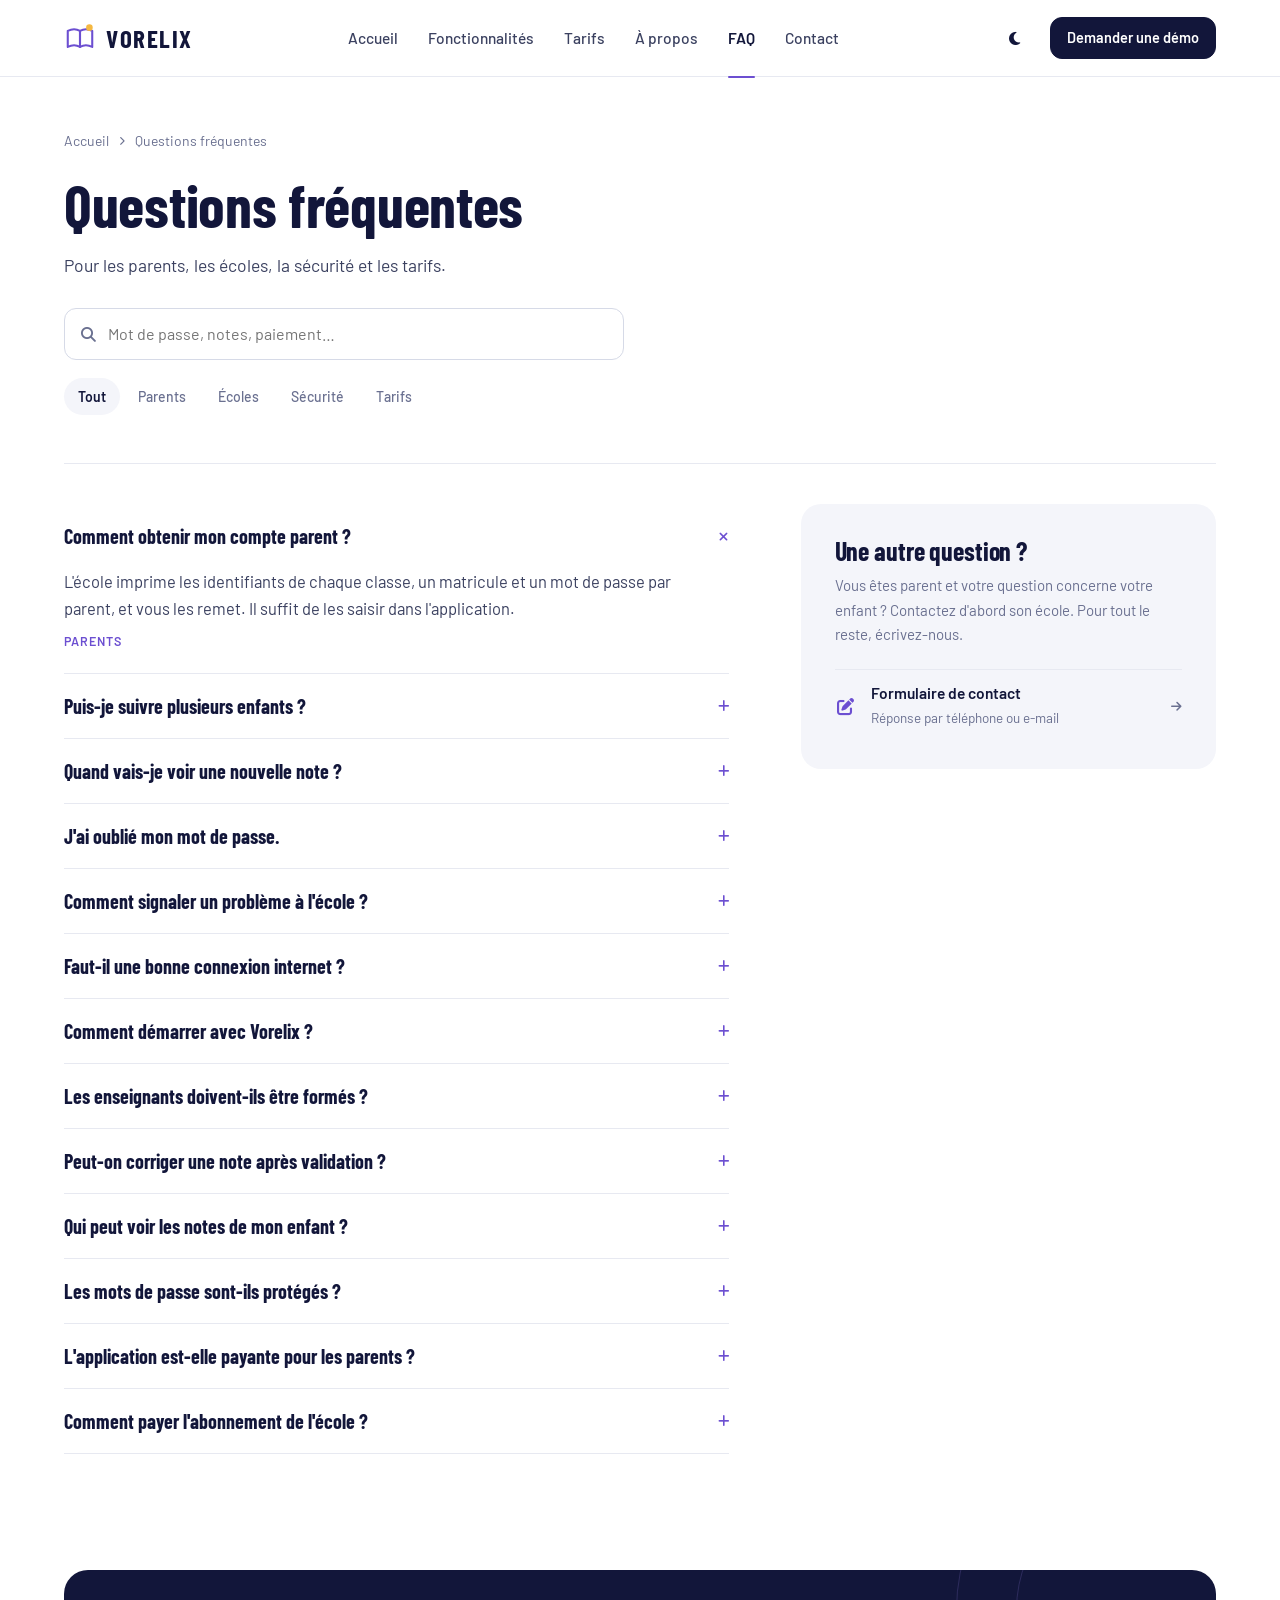
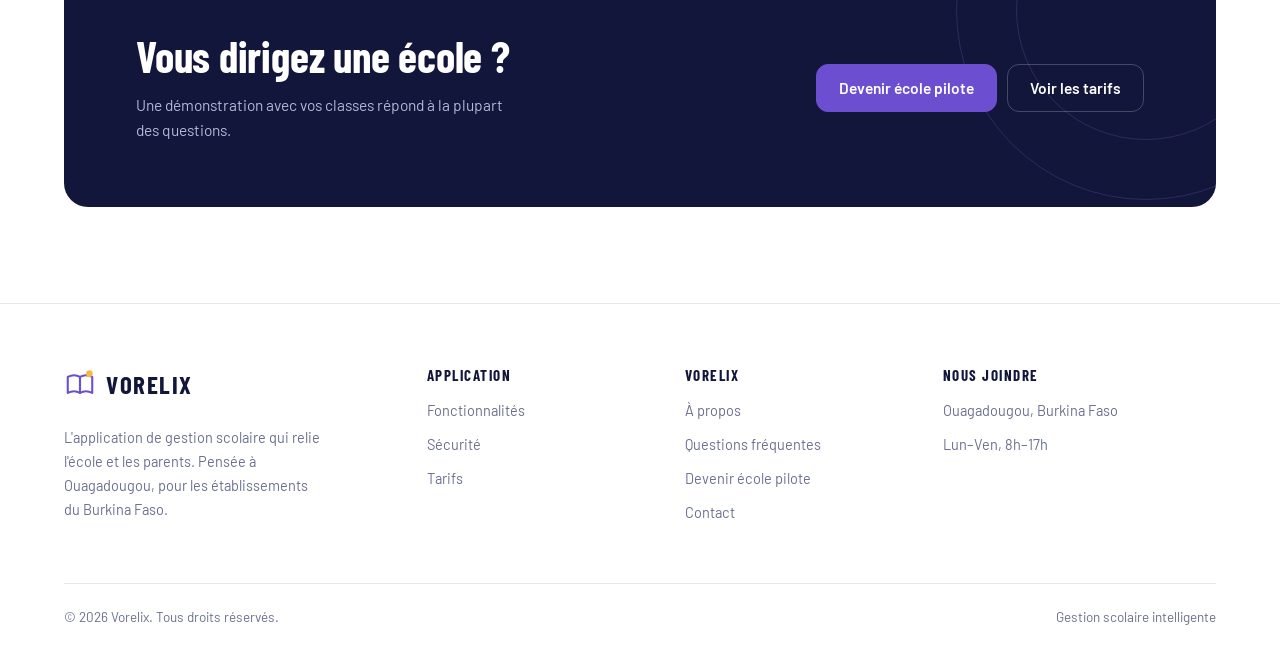
<file: faq.html>
<!DOCTYPE html>
<html lang="fr" data-theme="light">
<head>
<meta charset="UTF-8">
<meta name="viewport" content="width=device-width, initial-scale=1, viewport-fit=cover">
<title>Questions fréquentes | Vorelix, gestion scolaire</title>
<meta name="description" content="Compte parent, notes, mot de passe oublié, démarrage d'une école, sécurité des données, tarifs : les réponses aux questions les plus courantes sur Vorelix.">
<meta name="theme-color" content="#FFFFFF">
<meta name="color-scheme" content="light dark">
<script>(function(){var d=document.documentElement,t;d.classList.add("js");try{t=localStorage.getItem("vorelix_theme")}catch(e){}if(t!=="dark"&&t!=="light")t=matchMedia("(prefers-color-scheme: dark)").matches?"dark":"light";d.setAttribute("data-theme",t);var m=document.querySelector('meta[name="theme-color"]');if(m)m.content=t==="dark"?"#090C20":"#FFFFFF"})()</script>
<meta property="og:type" content="website">
<meta property="og:locale" content="fr_FR">
<meta property="og:site_name" content="Vorelix">
<meta property="og:title" content="Questions fréquentes | Vorelix, gestion scolaire">
<meta property="og:description" content="Compte parent, notes, mot de passe oublié, démarrage d'une école, sécurité des données, tarifs : les réponses aux questions les plus courantes sur Vorelix.">
<link rel="icon" href="assets/img/favicon.svg" type="image/svg+xml">
<link rel="preload" href="assets/fonts/barlow-condensed-latin-700-normal.woff2" as="font" type="font/woff2" crossorigin>
<link rel="stylesheet" href="https://cdnjs.cloudflare.com/ajax/libs/font-awesome/6.5.2/css/all.min.css">
<link rel="stylesheet" href="assets/css/style.css">
<script src="assets/js/config.js" defer></script>
<script src="assets/js/site.js" defer></script>
</head>
<body class="anime" data-page="faq">
<a class="skip" href="#contenu">Aller au contenu</a>
<header class="site-header" id="siteHeader"><div class="wrap hdr">
  <a class="brand" href="index.html" aria-label="Vorelix, accueil"><svg class="logo" viewBox="0 0 34 34" aria-hidden="true"><path class="pg" d="M4 9.5c4.5-2.4 9-2.4 13 0v17c-4-2.4-8.5-2.4-13 0v-17Z"/><path class="pg" d="M30 9.5c-4.5-2.4-9-2.4-13 0v17c4-2.4 8.5-2.4 13 0v-17Z"/><circle class="pt" cx="27" cy="6" r="3.5"/></svg><span class="brand-txt">VORELIX</span></a>
  <nav class="nav" aria-label="Navigation principale"><a href="index.html">Accueil</a><a href="fonctionnalites.html">Fonctionnalités</a><a href="tarifs.html">Tarifs</a><a href="a-propos.html">À propos</a><a href="faq.html" aria-current="page">FAQ</a><a href="contact.html">Contact</a></nav>
  <div class="hdr-r">
    <a class="ib ib-login" href="#" data-lien="connexion" aria-label="Se connecter à Vorelix"><i class="fa-solid fa-right-to-bracket"></i></a>
    <button class="ib theme-ic" type="button" id="themeToggle" aria-label="Activer le mode sombre" aria-pressed="false"><i class="fa-solid fa-moon"></i><i class="fa-solid fa-sun"></i></button>
    <a class="b b-sm b-dark hdr-cta" href="contact.html?sujet=demo">Demander une démo</a>
    <button class="ib burger" type="button" id="burger" aria-label="Ouvrir le menu" aria-expanded="false" aria-controls="mnav"><i class="fa-solid fa-bars"></i></button>
  </div>
</div></header>
<div class="mnav-bg" id="mnavBg" hidden></div>
<nav class="mnav" id="mnav" aria-label="Menu mobile">
  <a class="mn-link" href="index.html"><span class="mn-ic"><i class="fa-solid fa-house"></i></span><span class="mn-tx"><b>Accueil</b><small>L'école et les parents, le jour même</small></span><i class="fa-solid fa-chevron-right mn-go"></i></a>
  <a class="mn-link" href="fonctionnalites.html"><span class="mn-ic"><i class="fa-solid fa-layer-group"></i></span><span class="mn-tx"><b>Fonctionnalités</b><small>Direction, surveillants, enseignants, parents</small></span><i class="fa-solid fa-chevron-right mn-go"></i></a>
  <a class="mn-link" href="tarifs.html"><span class="mn-ic"><i class="fa-solid fa-tag"></i></span><span class="mn-tx"><b>Tarifs</b><small>Trois formules, gratuit pour les parents</small></span><i class="fa-solid fa-chevron-right mn-go"></i></a>
  <a class="mn-link" href="a-propos.html"><span class="mn-ic"><i class="fa-solid fa-circle-info"></i></span><span class="mn-tx"><b>À propos</b><small>Mission, vision et valeurs</small></span><i class="fa-solid fa-chevron-right mn-go"></i></a>
  <a class="mn-link" href="faq.html" aria-current="page"><span class="mn-ic"><i class="fa-solid fa-circle-question"></i></span><span class="mn-tx"><b>FAQ</b><small>Les réponses aux questions courantes</small></span><i class="fa-solid fa-chevron-right mn-go"></i></a>
  <a class="mn-link" href="contact.html"><span class="mn-ic"><i class="fa-solid fa-envelope"></i></span><span class="mn-tx"><b>Contact</b><small>Démonstration, école pilote, questions</small></span><i class="fa-solid fa-chevron-right mn-go"></i></a>
  <a class="mn-link" href="#" data-lien="connexion"><span class="mn-ic"><i class="fa-solid fa-right-to-bracket"></i></span><span class="mn-tx"><b>Connexion</b><small>Espace de l'école</small></span><i class="fa-solid fa-chevron-right mn-go"></i></a>
  <label class="mn-row"><span class="mn-ic"><i class="fa-solid fa-moon"></i></span><span class="mn-tx"><b>Mode sombre</b></span><span class="sw"><input type="checkbox" data-theme-switch><i></i></span></label>
  <div class="mn-acts"><a class="b b-wa" href="#" data-wa target="_blank" rel="noopener"><i class="fa-brands fa-whatsapp"></i>WhatsApp</a><a class="b b-dark" href="contact.html?sujet=demo">Demander une démo</a></div>
</nav>
<main id="contenu">
<div class="wrap">
  <header class="page-head">
    <nav class="crumbs" aria-label="Fil d'Ariane"><a href="index.html">Accueil</a><i class="fa-solid fa-chevron-right"></i><span>Questions fréquentes</span></nav>
    <h1>Questions fréquentes</h1>
    <p>Pour les parents, les écoles, la sécurité et les tarifs.</p>
    <label class="sbox"><i class="fa-solid fa-magnifying-glass" aria-hidden="true"></i><span class="sr-only">Rechercher une question</span><input type="search" id="faqSearch" placeholder="Mot de passe, notes, paiement…" autocomplete="off"></label>
    <div class="chips" role="group" aria-label="Filtrer par thème">
      <button type="button" data-filtre="" aria-pressed="true">Tout</button>
      <button type="button" data-filtre="Parents" aria-pressed="false">Parents</button>
      <button type="button" data-filtre="Écoles" aria-pressed="false">Écoles</button>
      <button type="button" data-filtre="Sécurité" aria-pressed="false">Sécurité</button>
      <button type="button" data-filtre="Tarifs" aria-pressed="false">Tarifs</button>
    </div>
  </header>

  <div class="faq-grid">
    <div id="faqList">
      <details class="q" data-theme="Parents"><summary>Comment obtenir mon compte parent ?<i class="fa-solid fa-plus" aria-hidden="true"></i></summary><div class="a"><p>L'école imprime les identifiants de chaque classe, un matricule et un mot de passe par parent, et vous les remet. Il suffit de les saisir dans l'application.</p><small>Parents</small></div></details>
      <details class="q" data-theme="Parents"><summary>Puis-je suivre plusieurs enfants ?<i class="fa-solid fa-plus" aria-hidden="true"></i></summary><div class="a"><p>Oui. Un même compte parent peut être relié à plusieurs enfants inscrits dans l'école.</p><small>Parents</small></div></details>
      <details class="q" data-theme="Parents"><summary>Quand vais-je voir une nouvelle note ?<i class="fa-solid fa-plus" aria-hidden="true"></i></summary><div class="a"><p>Dès que le surveillant a validé la classe. Vous recevez alors une notification, une seule par enfant, même si plusieurs notes sont publiées en même temps.</p><small>Parents</small></div></details>
      <details class="q" data-theme="Parents"><summary>J'ai oublié mon mot de passe.<i class="fa-solid fa-plus" aria-hidden="true"></i></summary><div class="a"><p>Demandez-en un nouveau à l'école. L'ancien cesse alors de fonctionner : personne ne peut le retrouver, pas même l'école.</p><small>Parents</small></div></details>
      <details class="q" data-theme="Parents"><summary>Comment signaler un problème à l'école ?<i class="fa-solid fa-plus" aria-hidden="true"></i></summary><div class="a"><p>Depuis l'application. Vous suivez ensuite votre demande et vous êtes prévenu quand l'école l'a traitée.</p><small>Parents</small></div></details>
      <details class="q" data-theme="Parents"><summary>Faut-il une bonne connexion internet ?<i class="fa-solid fa-plus" aria-hidden="true"></i></summary><div class="a"><p>Une connexion mobile suffit. Un mode qui fonctionne avec peu de réseau fait partie de nos projets.</p><small>Parents</small></div></details>
      <details class="q" data-theme="Écoles"><summary>Comment démarrer avec Vorelix ?<i class="fa-solid fa-plus" aria-hidden="true"></i></summary><div class="a"><p>Contactez-nous pour devenir école pilote. Nous créons avec vous les classes, les matières et les comptes, puis nous formons l'équipe.</p><small>Écoles</small></div></details>
      <details class="q" data-theme="Écoles"><summary>Les enseignants doivent-ils être formés ?<i class="fa-solid fa-plus" aria-hidden="true"></i></summary><div class="a"><p>La saisie est simple, mais une courte formation aide toute l'équipe à bien démarrer. Elle est comprise dans la formule Accompagnement.</p><small>Écoles</small></div></details>
      <details class="q" data-theme="Écoles"><summary>Peut-on corriger une note après validation ?<i class="fa-solid fa-plus" aria-hidden="true"></i></summary><div class="a"><p>Oui. La correction est enregistrée dans l'historique, avec son auteur et sa date.</p><small>Écoles</small></div></details>
      <details class="q" data-theme="Sécurité"><summary>Qui peut voir les notes de mon enfant ?<i class="fa-solid fa-plus" aria-hidden="true"></i></summary><div class="a"><p>Vous et l'équipe de l'école. Chaque parent ne voit que ses propres enfants.</p><small>Sécurité</small></div></details>
      <details class="q" data-theme="Sécurité"><summary>Les mots de passe sont-ils protégés ?<i class="fa-solid fa-plus" aria-hidden="true"></i></summary><div class="a"><p>Oui. Ils sont chiffrés et personne ne peut les lire. Après plusieurs essais ratés, le compte se bloque un moment.</p><small>Sécurité</small></div></details>
      <details class="q" data-theme="Tarifs"><summary>L'application est-elle payante pour les parents ?<i class="fa-solid fa-plus" aria-hidden="true"></i></summary><div class="a"><p>Non. L'abonnement est payé par l'école.</p><small>Tarifs</small></div></details>
      <details class="q" data-theme="Tarifs"><summary>Comment payer l'abonnement de l'école ?<i class="fa-solid fa-plus" aria-hidden="true"></i></summary><div class="a"><p>Les modalités de paiement sont convenues avec chaque établissement au moment de la mise en place. Écrivez-nous pour en parler.</p><small>Tarifs</small></div></details>
      <p class="vide" id="faqEmpty" hidden>Aucune question ne correspond. <a class="lnk" href="contact.html">Posez-nous la vôtre <i class="fa-solid fa-arrow-right"></i></a></p>
    </div>
    <aside class="side" aria-labelledby="side-title">
      <h2 id="side-title">Une autre question ?</h2>
      <p>Vous êtes parent et votre question concerne votre enfant ? Contactez d'abord son école. Pour tout le reste, écrivez-nous.</p>
      <div class="lines">
        <a href="#" data-ligne-contact="whatsapp" target="_blank" rel="noopener"><i class="fa-brands fa-whatsapp ic wa"></i><span><b data-contact-texte="whatsapp"></b><small>WhatsApp</small></span><i class="fa-solid fa-arrow-right arr"></i></a>
        <a href="#" data-ligne-contact="telephone"><i class="fa-solid fa-phone ic"></i><span><b data-contact-texte="telephone"></b><small>Appel</small></span><i class="fa-solid fa-arrow-right arr"></i></a>
        <a href="#" data-ligne-contact="email"><i class="fa-solid fa-envelope ic"></i><span><b data-contact-texte="email"></b><small>E-mail</small></span><i class="fa-solid fa-arrow-right arr"></i></a>
        <a href="contact.html"><i class="fa-solid fa-pen-to-square ic"></i><span><b>Formulaire de contact</b><small>Réponse par téléphone ou e-mail</small></span><i class="fa-solid fa-arrow-right arr"></i></a>
      </div>
    </aside>
  </div>
</div>
<div class="wrap"><section class="cta rv" aria-labelledby="cta-title">
  <span class="ring r1" aria-hidden="true"></span><span class="ring r2" aria-hidden="true"></span>
  <div><h2 id="cta-title">Vous dirigez une école ?</h2><p>Une démonstration avec vos classes répond à la plupart des questions.</p></div>
  <div class="cta-r"><a class="tel-big" href="#" data-contact="telephone"></a>
    <div class="cta-b"><a class="b b-wa" href="#" data-wa target="_blank" rel="noopener"><i class="fa-brands fa-whatsapp"></i>WhatsApp</a><a class="b b-violet" href="contact.html?sujet=pilote" data-sans-wa>Devenir école pilote</a><a class="b" href="tarifs.html">Voir les tarifs</a></div></div>
</section></div>
</main>
<footer class="site-footer">
  <div class="wrap">
    <div class="foot-grid">
      <div class="fbrand"><a class="brand" href="index.html" aria-label="Vorelix, accueil"><svg class="logo" viewBox="0 0 34 34" aria-hidden="true"><path class="pg" d="M4 9.5c4.5-2.4 9-2.4 13 0v17c-4-2.4-8.5-2.4-13 0v-17Z"/><path class="pg" d="M30 9.5c-4.5-2.4-9-2.4-13 0v17c4-2.4 8.5-2.4 13 0v-17Z"/><circle class="pt" cx="27" cy="6" r="3.5"/></svg><span class="brand-txt">VORELIX</span></a>
        <p>L'application de gestion scolaire qui relie l'école et les parents. Pensée à Ouagadougou, pour les établissements du Burkina Faso.</p>
        <div class="socials"><a href="#" data-contact-icon="whatsapp" target="_blank" rel="noopener" aria-label="Vorelix sur WhatsApp"><i class="fa-brands fa-whatsapp"></i></a><a href="#" data-contact-icon="telephone" aria-label="Appeler Vorelix"><i class="fa-solid fa-phone"></i></a><a href="#" data-contact-icon="email" aria-label="Écrire un e-mail à Vorelix"><i class="fa-solid fa-envelope"></i></a></div></div>
      <div><h2>Application</h2><a href="fonctionnalites.html">Fonctionnalités</a><a href="fonctionnalites.html#securite">Sécurité</a><a href="tarifs.html">Tarifs</a><a href="#" data-lien="connexion">Connexion</a></div>
      <div><h2>Vorelix</h2><a href="a-propos.html">À propos</a><a href="faq.html">Questions fréquentes</a><a href="contact.html?sujet=pilote">Devenir école pilote</a><a href="contact.html">Contact</a></div>
      <div><h2>Nous joindre</h2><span class="fline" data-texte="adresse">Ouagadougou, Burkina Faso</span><a href="#" data-contact="telephone"></a><a href="#" data-contact="whatsapp" data-libelle="WhatsApp "></a><a href="#" data-contact="email"></a><span class="fline" data-texte="horaires">Lun–Ven, 8h–17h</span></div>
    </div>
    <div class="foot-bottom"><span>© <span data-year>2026</span> Vorelix. Tous droits réservés.</span><span>Gestion scolaire intelligente</span></div>
  </div>
</footer>
<a class="wa-float" href="#" data-wa target="_blank" rel="noopener" aria-label="Écrire à Vorelix sur WhatsApp"><i class="fa-brands fa-whatsapp"></i></a>
<nav class="tabbar" aria-label="Navigation rapide">
  <a href="index.html"><span class="ti"><i class="fa-solid fa-house"></i></span><span class="tl">Accueil</span></a>
  <a href="fonctionnalites.html"><span class="ti"><i class="fa-solid fa-layer-group"></i></span><span class="tl">Fonctions</span></a>
  <a href="contact.html?sujet=demo" class="tb-mid" data-tb-mid><span class="ti"><i class="fa-solid fa-paper-plane"></i></span><span class="tl">Démo</span></a>
  <a href="tarifs.html"><span class="ti"><i class="fa-solid fa-tag"></i></span><span class="tl">Tarifs</span></a>
  <a href="contact.html"><span class="ti"><i class="fa-solid fa-envelope"></i></span><span class="tl">Contact</span></a>
</nav>
<div class="toast" id="toast" role="status" aria-live="polite"><i class="fa-solid fa-circle-check"></i><span></span></div>
</body>
</html>
</file>
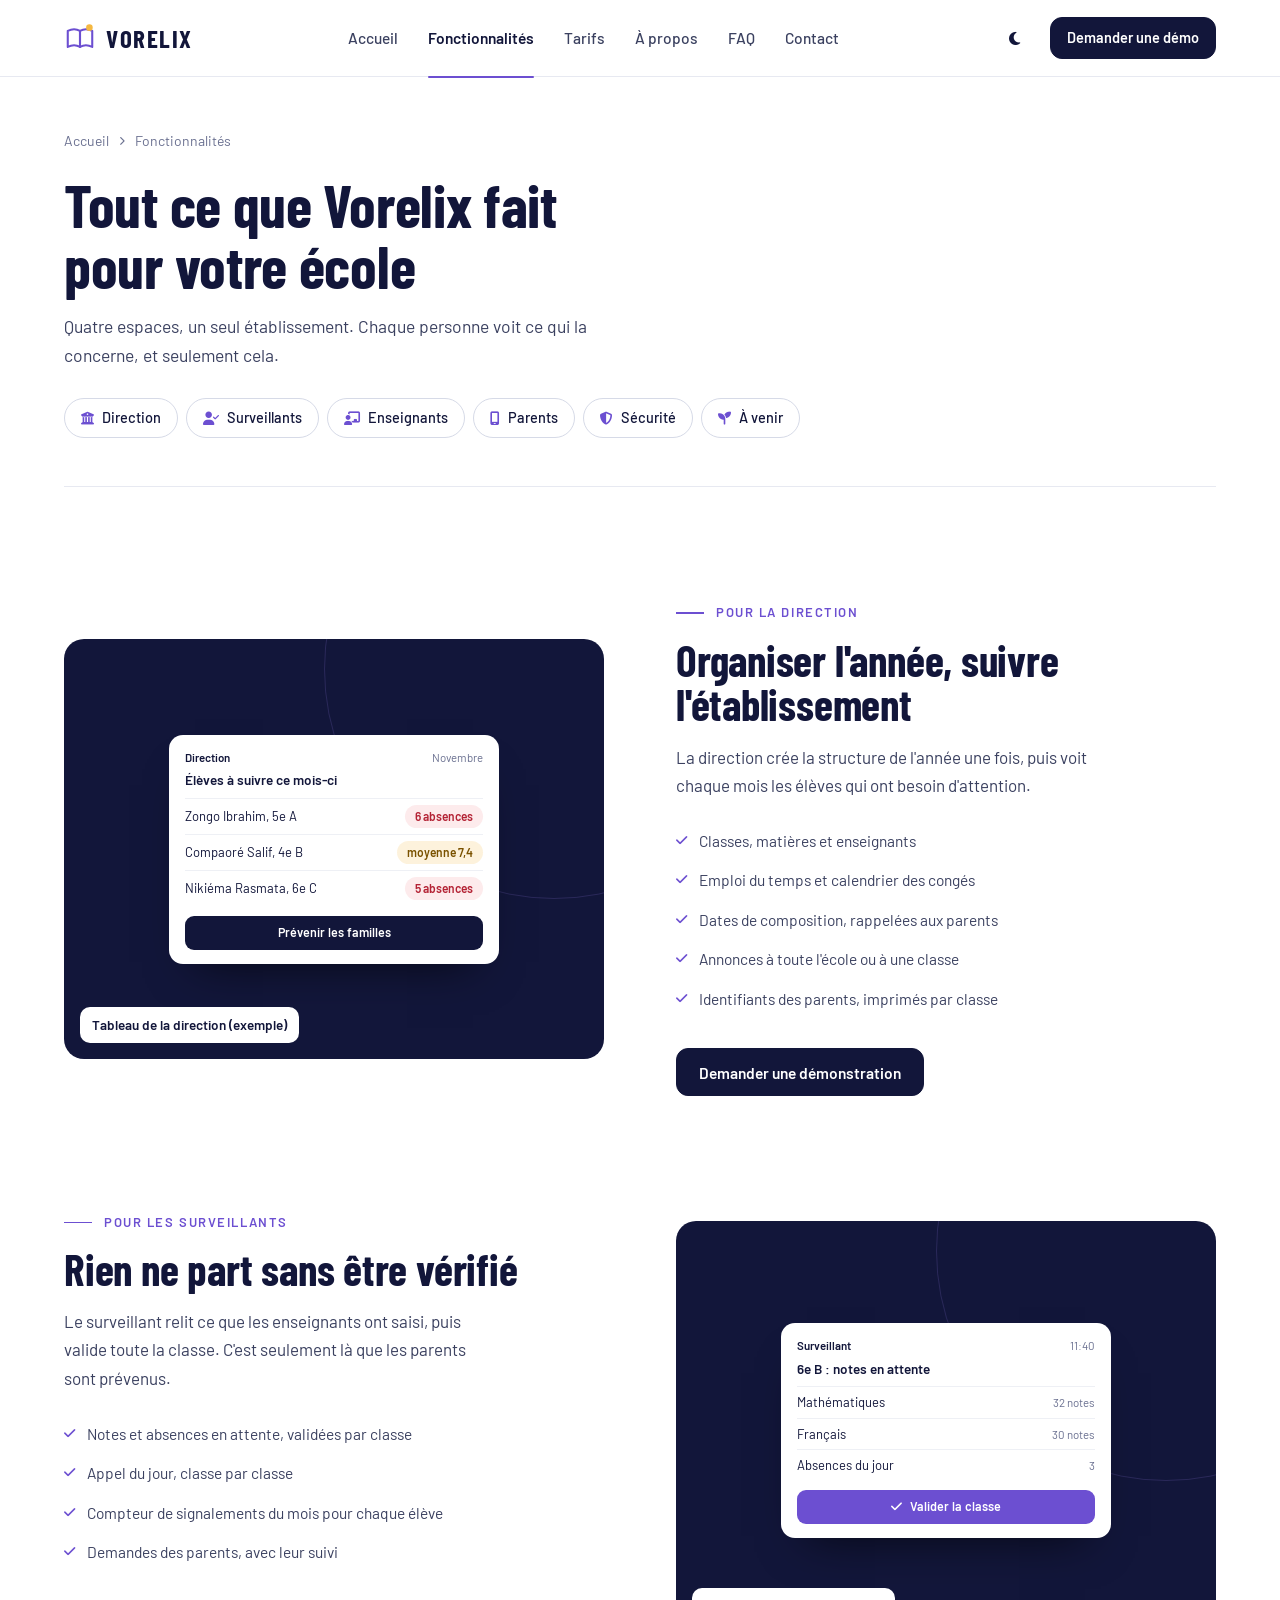
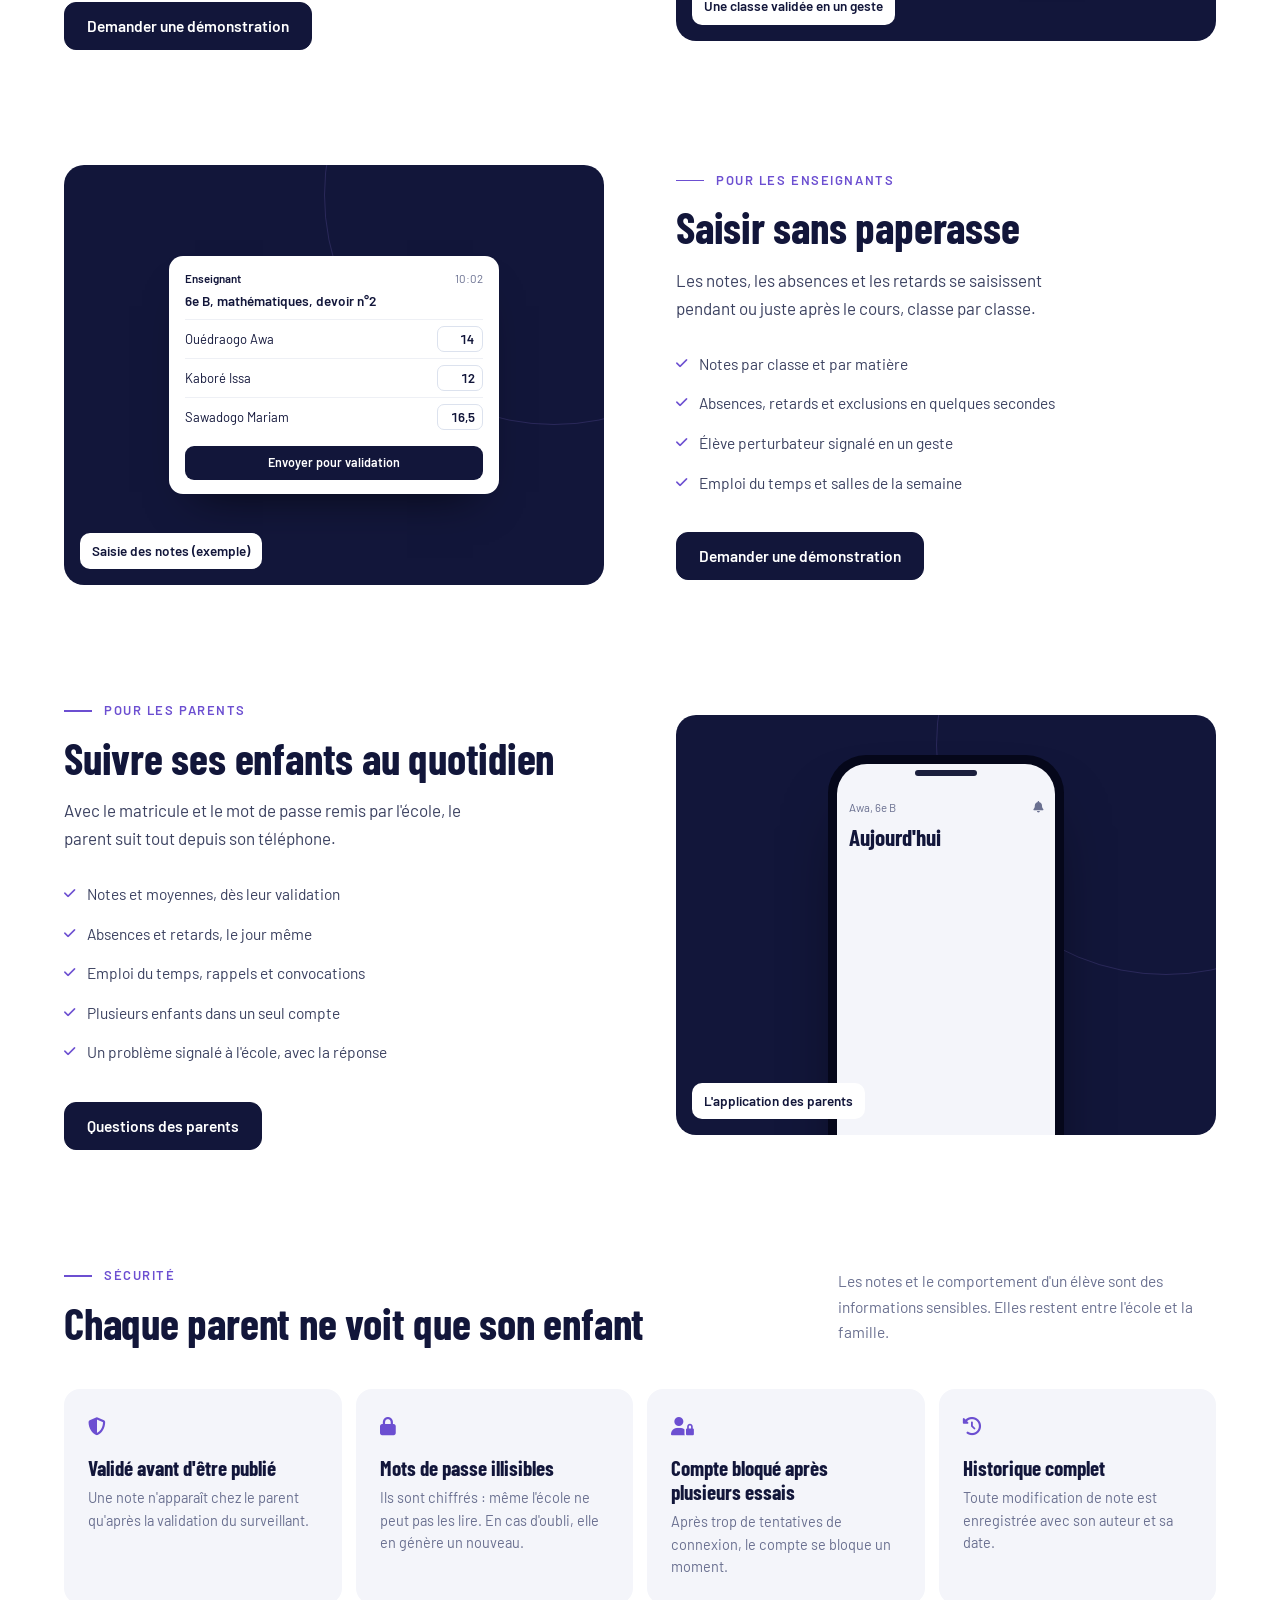
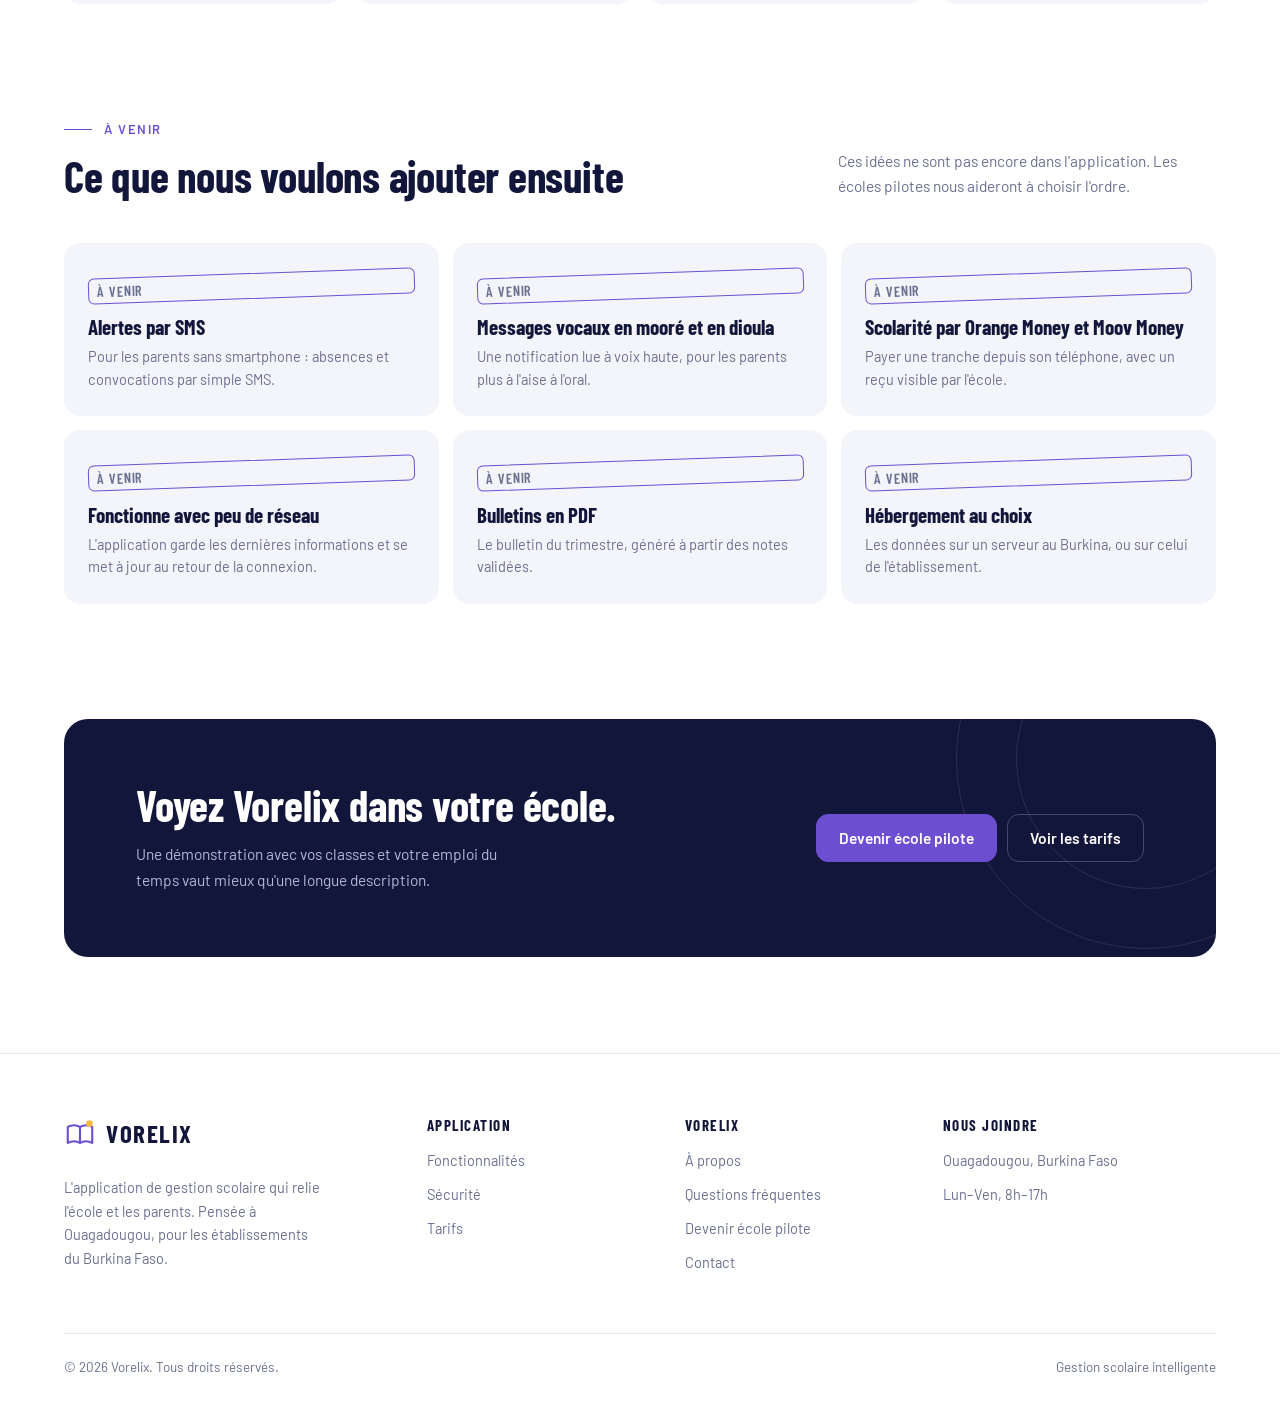
<file: fonctionnalites.html>
<!DOCTYPE html>
<html lang="fr" data-theme="light">
<head>
<meta charset="UTF-8">
<meta name="viewport" content="width=device-width, initial-scale=1, viewport-fit=cover">
<title>Fonctionnalités | Vorelix, gestion scolaire</title>
<meta name="description" content="Direction, surveillants, enseignants, parents : ce que Vorelix fait pour chacun. Validation par classe, élèves à suivre, convocations automatiques, rappels de composition, sécurité des données.">
<meta name="theme-color" content="#FFFFFF">
<meta name="color-scheme" content="light dark">
<script>(function(){var d=document.documentElement,t;d.classList.add("js");try{t=localStorage.getItem("vorelix_theme")}catch(e){}if(t!=="dark"&&t!=="light")t=matchMedia("(prefers-color-scheme: dark)").matches?"dark":"light";d.setAttribute("data-theme",t);var m=document.querySelector('meta[name="theme-color"]');if(m)m.content=t==="dark"?"#090C20":"#FFFFFF"})()</script>
<meta property="og:type" content="website">
<meta property="og:locale" content="fr_FR">
<meta property="og:site_name" content="Vorelix">
<meta property="og:title" content="Fonctionnalités | Vorelix, gestion scolaire">
<meta property="og:description" content="Direction, surveillants, enseignants, parents : ce que Vorelix fait pour chacun. Validation par classe, élèves à suivre, convocations automatiques, rappels de composition, sécurité des données.">
<link rel="icon" href="assets/img/favicon.svg" type="image/svg+xml">
<link rel="preload" href="assets/fonts/barlow-condensed-latin-700-normal.woff2" as="font" type="font/woff2" crossorigin>
<link rel="stylesheet" href="https://cdnjs.cloudflare.com/ajax/libs/font-awesome/6.5.2/css/all.min.css">
<link rel="stylesheet" href="assets/css/style.css">
<script src="assets/js/config.js" defer></script>
<script src="assets/js/site.js" defer></script>
</head>
<body class="anime" data-page="fonctionnalites">
<a class="skip" href="#contenu">Aller au contenu</a>
<header class="site-header" id="siteHeader"><div class="wrap hdr">
  <a class="brand" href="index.html" aria-label="Vorelix, accueil"><svg class="logo" viewBox="0 0 34 34" aria-hidden="true"><path class="pg" d="M4 9.5c4.5-2.4 9-2.4 13 0v17c-4-2.4-8.5-2.4-13 0v-17Z"/><path class="pg" d="M30 9.5c-4.5-2.4-9-2.4-13 0v17c4-2.4 8.5-2.4 13 0v-17Z"/><circle class="pt" cx="27" cy="6" r="3.5"/></svg><span class="brand-txt">VORELIX</span></a>
  <nav class="nav" aria-label="Navigation principale"><a href="index.html">Accueil</a><a href="fonctionnalites.html" aria-current="page">Fonctionnalités</a><a href="tarifs.html">Tarifs</a><a href="a-propos.html">À propos</a><a href="faq.html">FAQ</a><a href="contact.html">Contact</a></nav>
  <div class="hdr-r">
    <a class="ib ib-login" href="#" data-lien="connexion" aria-label="Se connecter à Vorelix"><i class="fa-solid fa-right-to-bracket"></i></a>
    <button class="ib theme-ic" type="button" id="themeToggle" aria-label="Activer le mode sombre" aria-pressed="false"><i class="fa-solid fa-moon"></i><i class="fa-solid fa-sun"></i></button>
    <a class="b b-sm b-dark hdr-cta" href="contact.html?sujet=demo">Demander une démo</a>
    <button class="ib burger" type="button" id="burger" aria-label="Ouvrir le menu" aria-expanded="false" aria-controls="mnav"><i class="fa-solid fa-bars"></i></button>
  </div>
</div></header>
<div class="mnav-bg" id="mnavBg" hidden></div>
<nav class="mnav" id="mnav" aria-label="Menu mobile">
  <a class="mn-link" href="index.html"><span class="mn-ic"><i class="fa-solid fa-house"></i></span><span class="mn-tx"><b>Accueil</b><small>L'école et les parents, le jour même</small></span><i class="fa-solid fa-chevron-right mn-go"></i></a>
  <a class="mn-link" href="fonctionnalites.html" aria-current="page"><span class="mn-ic"><i class="fa-solid fa-layer-group"></i></span><span class="mn-tx"><b>Fonctionnalités</b><small>Direction, surveillants, enseignants, parents</small></span><i class="fa-solid fa-chevron-right mn-go"></i></a>
  <a class="mn-link" href="tarifs.html"><span class="mn-ic"><i class="fa-solid fa-tag"></i></span><span class="mn-tx"><b>Tarifs</b><small>Trois formules, gratuit pour les parents</small></span><i class="fa-solid fa-chevron-right mn-go"></i></a>
  <a class="mn-link" href="a-propos.html"><span class="mn-ic"><i class="fa-solid fa-circle-info"></i></span><span class="mn-tx"><b>À propos</b><small>Mission, vision et valeurs</small></span><i class="fa-solid fa-chevron-right mn-go"></i></a>
  <a class="mn-link" href="faq.html"><span class="mn-ic"><i class="fa-solid fa-circle-question"></i></span><span class="mn-tx"><b>FAQ</b><small>Les réponses aux questions courantes</small></span><i class="fa-solid fa-chevron-right mn-go"></i></a>
  <a class="mn-link" href="contact.html"><span class="mn-ic"><i class="fa-solid fa-envelope"></i></span><span class="mn-tx"><b>Contact</b><small>Démonstration, école pilote, questions</small></span><i class="fa-solid fa-chevron-right mn-go"></i></a>
  <a class="mn-link" href="#" data-lien="connexion"><span class="mn-ic"><i class="fa-solid fa-right-to-bracket"></i></span><span class="mn-tx"><b>Connexion</b><small>Espace de l'école</small></span><i class="fa-solid fa-chevron-right mn-go"></i></a>
  <label class="mn-row"><span class="mn-ic"><i class="fa-solid fa-moon"></i></span><span class="mn-tx"><b>Mode sombre</b></span><span class="sw"><input type="checkbox" data-theme-switch><i></i></span></label>
  <div class="mn-acts"><a class="b b-wa" href="#" data-wa target="_blank" rel="noopener"><i class="fa-brands fa-whatsapp"></i>WhatsApp</a><a class="b b-dark" href="contact.html?sujet=demo">Demander une démo</a></div>
</nav>
<main id="contenu">
<div class="wrap">
  <header class="page-head">
    <nav class="crumbs" aria-label="Fil d'Ariane"><a href="index.html">Accueil</a><i class="fa-solid fa-chevron-right"></i><span>Fonctionnalités</span></nav>
    <h1>Tout ce que Vorelix fait pour votre école</h1>
    <p>Quatre espaces, un seul établissement. Chaque personne voit ce qui la concerne, et seulement cela.</p>
    <nav class="jump" aria-label="Aller à"><a href="#direction"><i class="fa-solid fa-building-columns"></i>Direction</a><a href="#surveillants"><i class="fa-solid fa-user-check"></i>Surveillants</a><a href="#enseignants"><i class="fa-solid fa-chalkboard-user"></i>Enseignants</a><a href="#parents"><i class="fa-solid fa-mobile-screen"></i>Parents</a><a href="#securite"><i class="fa-solid fa-shield-halved"></i>Sécurité</a><a href="#a-venir"><i class="fa-solid fa-seedling"></i>À venir</a></nav>
  </header>

  <section class="svc" id="direction" aria-labelledby="dir-title">
    <div class="svc-ph rv">
      <span class="ring r1" aria-hidden="true"></span>
      <div class="ui" aria-hidden="true">
        <div class="ui-top"><b>Direction</b><span>Novembre</span></div>
        <div class="ui-title">Élèves à suivre ce mois-ci</div>
        <div class="ui-row"><span>Zongo Ibrahim, 5e A</span><span class="sig">6 absences</span></div>
        <div class="ui-row"><span>Compaoré Salif, 4e B</span><span class="sig moy">moyenne 7,4</span></div>
        <div class="ui-row"><span>Nikiéma Rasmata, 6e C</span><span class="sig">5 absences</span></div>
        <div class="ui-btn">Prévenir les familles</div>
      </div>
      <span class="cap">Tableau de la direction (exemple)</span>
    </div>
    <div>
      <p class="eyebrow">Pour la direction</p>
      <h2 id="dir-title">Organiser l'année, suivre l'établissement</h2>
      <p class="lead">La direction crée la structure de l'année une fois, puis voit chaque mois les élèves qui ont besoin d'attention.</p>
      <ul class="checks">
        <li><i class="fa-solid fa-check"></i>Classes, matières et enseignants</li>
        <li><i class="fa-solid fa-check"></i>Emploi du temps et calendrier des congés</li>
        <li><i class="fa-solid fa-check"></i>Dates de composition, rappelées aux parents</li>
        <li><i class="fa-solid fa-check"></i>Annonces à toute l'école ou à une classe</li>
        <li><i class="fa-solid fa-check"></i>Identifiants des parents, imprimés par classe</li>
      </ul>
      <a class="b b-dark" href="contact.html?sujet=demo">Demander une démonstration</a>
    </div>
  </section>

  <section class="svc rev" id="surveillants" aria-labelledby="surv-title">
    <div class="svc-ph rv">
      <span class="ring r1" aria-hidden="true"></span>
      <div class="ui" aria-hidden="true">
        <div class="ui-top"><b>Surveillant</b><span>11:40</span></div>
        <div class="ui-title">6e B : notes en attente</div>
        <div class="ui-row"><span>Mathématiques</span><span class="ui-sm">32 notes</span></div>
        <div class="ui-row"><span>Français</span><span class="ui-sm">30 notes</span></div>
        <div class="ui-row"><span>Absences du jour</span><span class="ui-sm">3</span></div>
        <div class="ui-btn" style="background:#6C4FD1"><i class="fa-solid fa-check"></i>Valider la classe</div>
      </div>
      <span class="cap">Une classe validée en un geste</span>
    </div>
    <div>
      <p class="eyebrow">Pour les surveillants</p>
      <h2 id="surv-title">Rien ne part sans être vérifié</h2>
      <p class="lead">Le surveillant relit ce que les enseignants ont saisi, puis valide toute la classe. C'est seulement là que les parents sont prévenus.</p>
      <ul class="checks">
        <li><i class="fa-solid fa-check"></i>Notes et absences en attente, validées par classe</li>
        <li><i class="fa-solid fa-check"></i>Appel du jour, classe par classe</li>
        <li><i class="fa-solid fa-check"></i>Compteur de signalements du mois pour chaque élève</li>
        <li><i class="fa-solid fa-check"></i>Demandes des parents, avec leur suivi</li>
      </ul>
      <a class="b b-dark" href="contact.html?sujet=demo">Demander une démonstration</a>
    </div>
  </section>

  <section class="svc" id="enseignants" aria-labelledby="ens-title">
    <div class="svc-ph rv">
      <span class="ring r1" aria-hidden="true"></span>
      <div class="ui" aria-hidden="true">
        <div class="ui-top"><b>Enseignant</b><span>10:02</span></div>
        <div class="ui-title">6e B, mathématiques, devoir n°2</div>
        <div class="ui-row"><span>Ouédraogo Awa</span><span class="case"><span class="tape">14</span></span></div>
        <div class="ui-row"><span>Kaboré Issa</span><span class="case">12</span></div>
        <div class="ui-row"><span>Sawadogo Mariam</span><span class="case">16,5</span></div>
        <div class="ui-btn envoi">Envoyer pour validation</div>
      </div>
      <span class="cap">Saisie des notes (exemple)</span>
    </div>
    <div>
      <p class="eyebrow">Pour les enseignants</p>
      <h2 id="ens-title">Saisir sans paperasse</h2>
      <p class="lead">Les notes, les absences et les retards se saisissent pendant ou juste après le cours, classe par classe.</p>
      <ul class="checks">
        <li><i class="fa-solid fa-check"></i>Notes par classe et par matière</li>
        <li><i class="fa-solid fa-check"></i>Absences, retards et exclusions en quelques secondes</li>
        <li><i class="fa-solid fa-check"></i>Élève perturbateur signalé en un geste</li>
        <li><i class="fa-solid fa-check"></i>Emploi du temps et salles de la semaine</li>
      </ul>
      <a class="b b-dark" href="contact.html?sujet=demo">Demander une démonstration</a>
    </div>
  </section>

  <section class="svc rev" id="parents" aria-labelledby="par-title">
    <div class="svc-ph rv">
      <span class="ring r1" aria-hidden="true"></span>
      <div class="phone" aria-hidden="true">
        <div class="ph-screen">
          <div class="ph-top"><span>Awa, 6e B</span><i class="fa-solid fa-bell"></i></div>
          <b class="ph-title">Aujourd'hui</b>
          <div class="ph-stack">
            <div class="ntf" style="animation-delay:0s"><span class="ntf-ic" style="background:#12163A;color:#F5B841"><i class="fa-solid fa-check"></i></span><span><b>Nouvelle note, 11:40</b>Mathématiques : 14/20</span></div>
            <div class="ntf" style="animation-delay:1.4s"><span class="ntf-ic" style="background:#EEE9FB;color:#6C4FD1"><i class="fa-regular fa-calendar"></i></span><span><b>Rappel</b>Composition de français vendredi 21.</span></div>
          </div>
        </div>
      </div>
      <span class="cap">L'application des parents</span>
    </div>
    <div>
      <p class="eyebrow">Pour les parents</p>
      <h2 id="par-title">Suivre ses enfants au quotidien</h2>
      <p class="lead">Avec le matricule et le mot de passe remis par l'école, le parent suit tout depuis son téléphone.</p>
      <ul class="checks">
        <li><i class="fa-solid fa-check"></i>Notes et moyennes, dès leur validation</li>
        <li><i class="fa-solid fa-check"></i>Absences et retards, le jour même</li>
        <li><i class="fa-solid fa-check"></i>Emploi du temps, rappels et convocations</li>
        <li><i class="fa-solid fa-check"></i>Plusieurs enfants dans un seul compte</li>
        <li><i class="fa-solid fa-check"></i>Un problème signalé à l'école, avec la réponse</li>
      </ul>
      <a class="b b-dark" href="faq.html">Questions des parents</a>
    </div>
  </section>

  <section class="sec" id="securite" aria-labelledby="sec-title">
    <div class="sec-head"><div><p class="eyebrow">Sécurité</p><h2 id="sec-title">Chaque parent ne voit que son enfant</h2></div><p class="sec-p">Les notes et le comportement d'un élève sont des informations sensibles. Elles restent entre l'école et la famille.</p></div>
    <div class="cards">
      <div class="gi rv"><i class="fa-solid fa-shield-halved"></i><b>Validé avant d'être publié</b><span>Une note n'apparaît chez le parent qu'après la validation du surveillant.</span></div>
      <div class="gi rv"><i class="fa-solid fa-lock"></i><b>Mots de passe illisibles</b><span>Ils sont chiffrés : même l'école ne peut pas les lire. En cas d'oubli, elle en génère un nouveau.</span></div>
      <div class="gi rv"><i class="fa-solid fa-user-lock"></i><b>Compte bloqué après plusieurs essais</b><span>Après trop de tentatives de connexion, le compte se bloque un moment.</span></div>
      <div class="gi rv"><i class="fa-solid fa-clock-rotate-left"></i><b>Historique complet</b><span>Toute modification de note est enregistrée avec son auteur et sa date.</span></div>
    </div>
  </section>

  <section class="sec" id="a-venir" aria-labelledby="venir-title">
    <div class="sec-head"><div><p class="eyebrow">À venir</p><h2 id="venir-title">Ce que nous voulons ajouter ensuite</h2></div><p class="sec-p">Ces idées ne sont pas encore dans l'application. Les écoles pilotes nous aideront à choisir l'ordre.</p></div>
    <div class="cards cards-3">
      <div class="gi rv"><span class="tag">À venir</span><b>Alertes par SMS</b><span>Pour les parents sans smartphone : absences et convocations par simple SMS.</span></div>
      <div class="gi rv"><span class="tag">À venir</span><b>Messages vocaux en mooré et en dioula</b><span>Une notification lue à voix haute, pour les parents plus à l'aise à l'oral.</span></div>
      <div class="gi rv"><span class="tag">À venir</span><b>Scolarité par Orange Money et Moov Money</b><span>Payer une tranche depuis son téléphone, avec un reçu visible par l'école.</span></div>
      <div class="gi rv"><span class="tag">À venir</span><b>Fonctionne avec peu de réseau</b><span>L'application garde les dernières informations et se met à jour au retour de la connexion.</span></div>
      <div class="gi rv"><span class="tag">À venir</span><b>Bulletins en PDF</b><span>Le bulletin du trimestre, généré à partir des notes validées.</span></div>
      <div class="gi rv"><span class="tag">À venir</span><b>Hébergement au choix</b><span>Les données sur un serveur au Burkina, ou sur celui de l'établissement.</span></div>
    </div>
  </section>
</div>
<div class="wrap"><section class="cta rv" aria-labelledby="cta-title">
  <span class="ring r1" aria-hidden="true"></span><span class="ring r2" aria-hidden="true"></span>
  <div><h2 id="cta-title">Voyez Vorelix dans votre école.</h2><p>Une démonstration avec vos classes et votre emploi du temps vaut mieux qu'une longue description.</p></div>
  <div class="cta-r"><a class="tel-big" href="#" data-contact="telephone"></a>
    <div class="cta-b"><a class="b b-wa" href="#" data-wa target="_blank" rel="noopener"><i class="fa-brands fa-whatsapp"></i>WhatsApp</a><a class="b b-violet" href="contact.html?sujet=pilote" data-sans-wa>Devenir école pilote</a><a class="b" href="tarifs.html">Voir les tarifs</a></div></div>
</section></div>
</main>
<footer class="site-footer">
  <div class="wrap">
    <div class="foot-grid">
      <div class="fbrand"><a class="brand" href="index.html" aria-label="Vorelix, accueil"><svg class="logo" viewBox="0 0 34 34" aria-hidden="true"><path class="pg" d="M4 9.5c4.5-2.4 9-2.4 13 0v17c-4-2.4-8.5-2.4-13 0v-17Z"/><path class="pg" d="M30 9.5c-4.5-2.4-9-2.4-13 0v17c4-2.4 8.5-2.4 13 0v-17Z"/><circle class="pt" cx="27" cy="6" r="3.5"/></svg><span class="brand-txt">VORELIX</span></a>
        <p>L'application de gestion scolaire qui relie l'école et les parents. Pensée à Ouagadougou, pour les établissements du Burkina Faso.</p>
        <div class="socials"><a href="#" data-contact-icon="whatsapp" target="_blank" rel="noopener" aria-label="Vorelix sur WhatsApp"><i class="fa-brands fa-whatsapp"></i></a><a href="#" data-contact-icon="telephone" aria-label="Appeler Vorelix"><i class="fa-solid fa-phone"></i></a><a href="#" data-contact-icon="email" aria-label="Écrire un e-mail à Vorelix"><i class="fa-solid fa-envelope"></i></a></div></div>
      <div><h2>Application</h2><a href="fonctionnalites.html">Fonctionnalités</a><a href="fonctionnalites.html#securite">Sécurité</a><a href="tarifs.html">Tarifs</a><a href="#" data-lien="connexion">Connexion</a></div>
      <div><h2>Vorelix</h2><a href="a-propos.html">À propos</a><a href="faq.html">Questions fréquentes</a><a href="contact.html?sujet=pilote">Devenir école pilote</a><a href="contact.html">Contact</a></div>
      <div><h2>Nous joindre</h2><span class="fline" data-texte="adresse">Ouagadougou, Burkina Faso</span><a href="#" data-contact="telephone"></a><a href="#" data-contact="whatsapp" data-libelle="WhatsApp "></a><a href="#" data-contact="email"></a><span class="fline" data-texte="horaires">Lun–Ven, 8h–17h</span></div>
    </div>
    <div class="foot-bottom"><span>© <span data-year>2026</span> Vorelix. Tous droits réservés.</span><span>Gestion scolaire intelligente</span></div>
  </div>
</footer>
<a class="wa-float" href="#" data-wa target="_blank" rel="noopener" aria-label="Écrire à Vorelix sur WhatsApp"><i class="fa-brands fa-whatsapp"></i></a>
<nav class="tabbar" aria-label="Navigation rapide">
  <a href="index.html"><span class="ti"><i class="fa-solid fa-house"></i></span><span class="tl">Accueil</span></a>
  <a href="fonctionnalites.html" aria-current="page"><span class="ti"><span class="tb-pill"></span><i class="fa-solid fa-layer-group"></i></span><span class="tl">Fonctions</span></a>
  <a href="contact.html?sujet=demo" class="tb-mid" data-tb-mid><span class="ti"><i class="fa-solid fa-paper-plane"></i></span><span class="tl">Démo</span></a>
  <a href="tarifs.html"><span class="ti"><i class="fa-solid fa-tag"></i></span><span class="tl">Tarifs</span></a>
  <a href="contact.html"><span class="ti"><i class="fa-solid fa-envelope"></i></span><span class="tl">Contact</span></a>
</nav>
<div class="toast" id="toast" role="status" aria-live="polite"><i class="fa-solid fa-circle-check"></i><span></span></div>
</body>
</html>
</file>
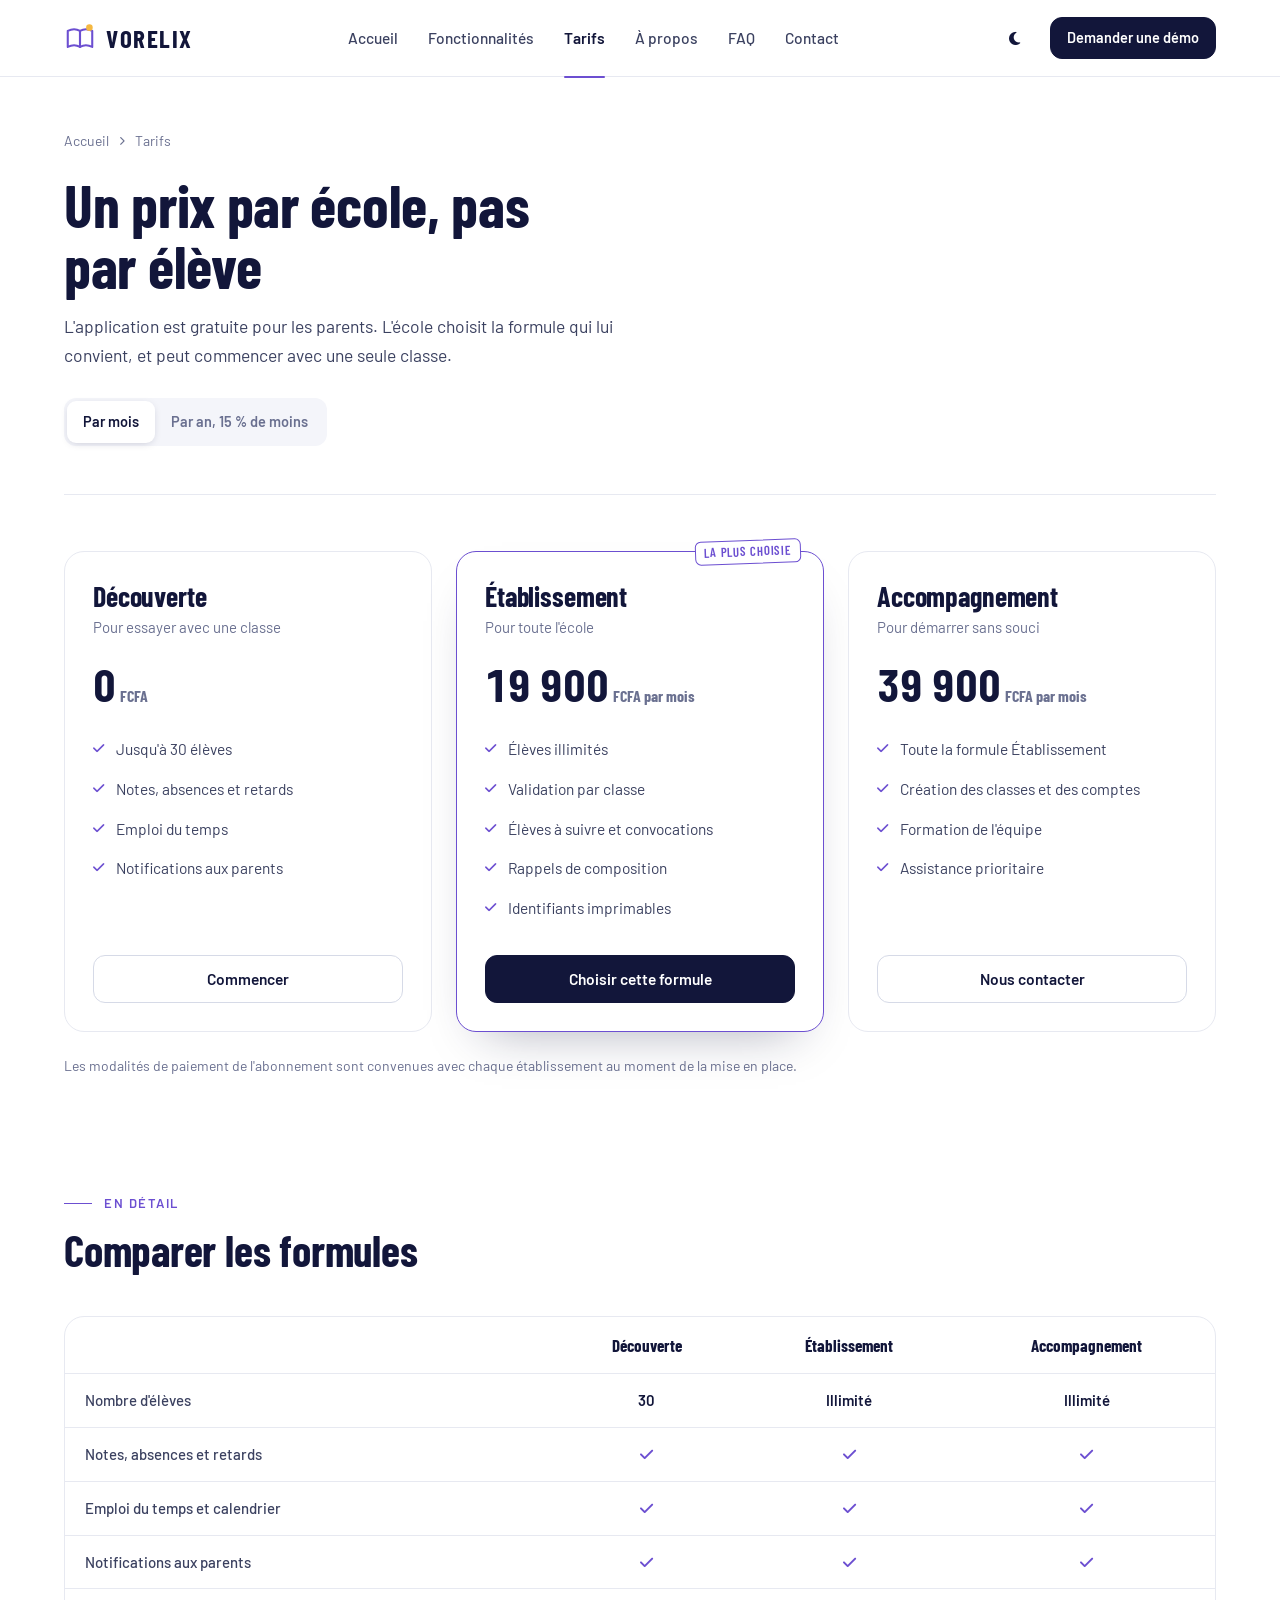
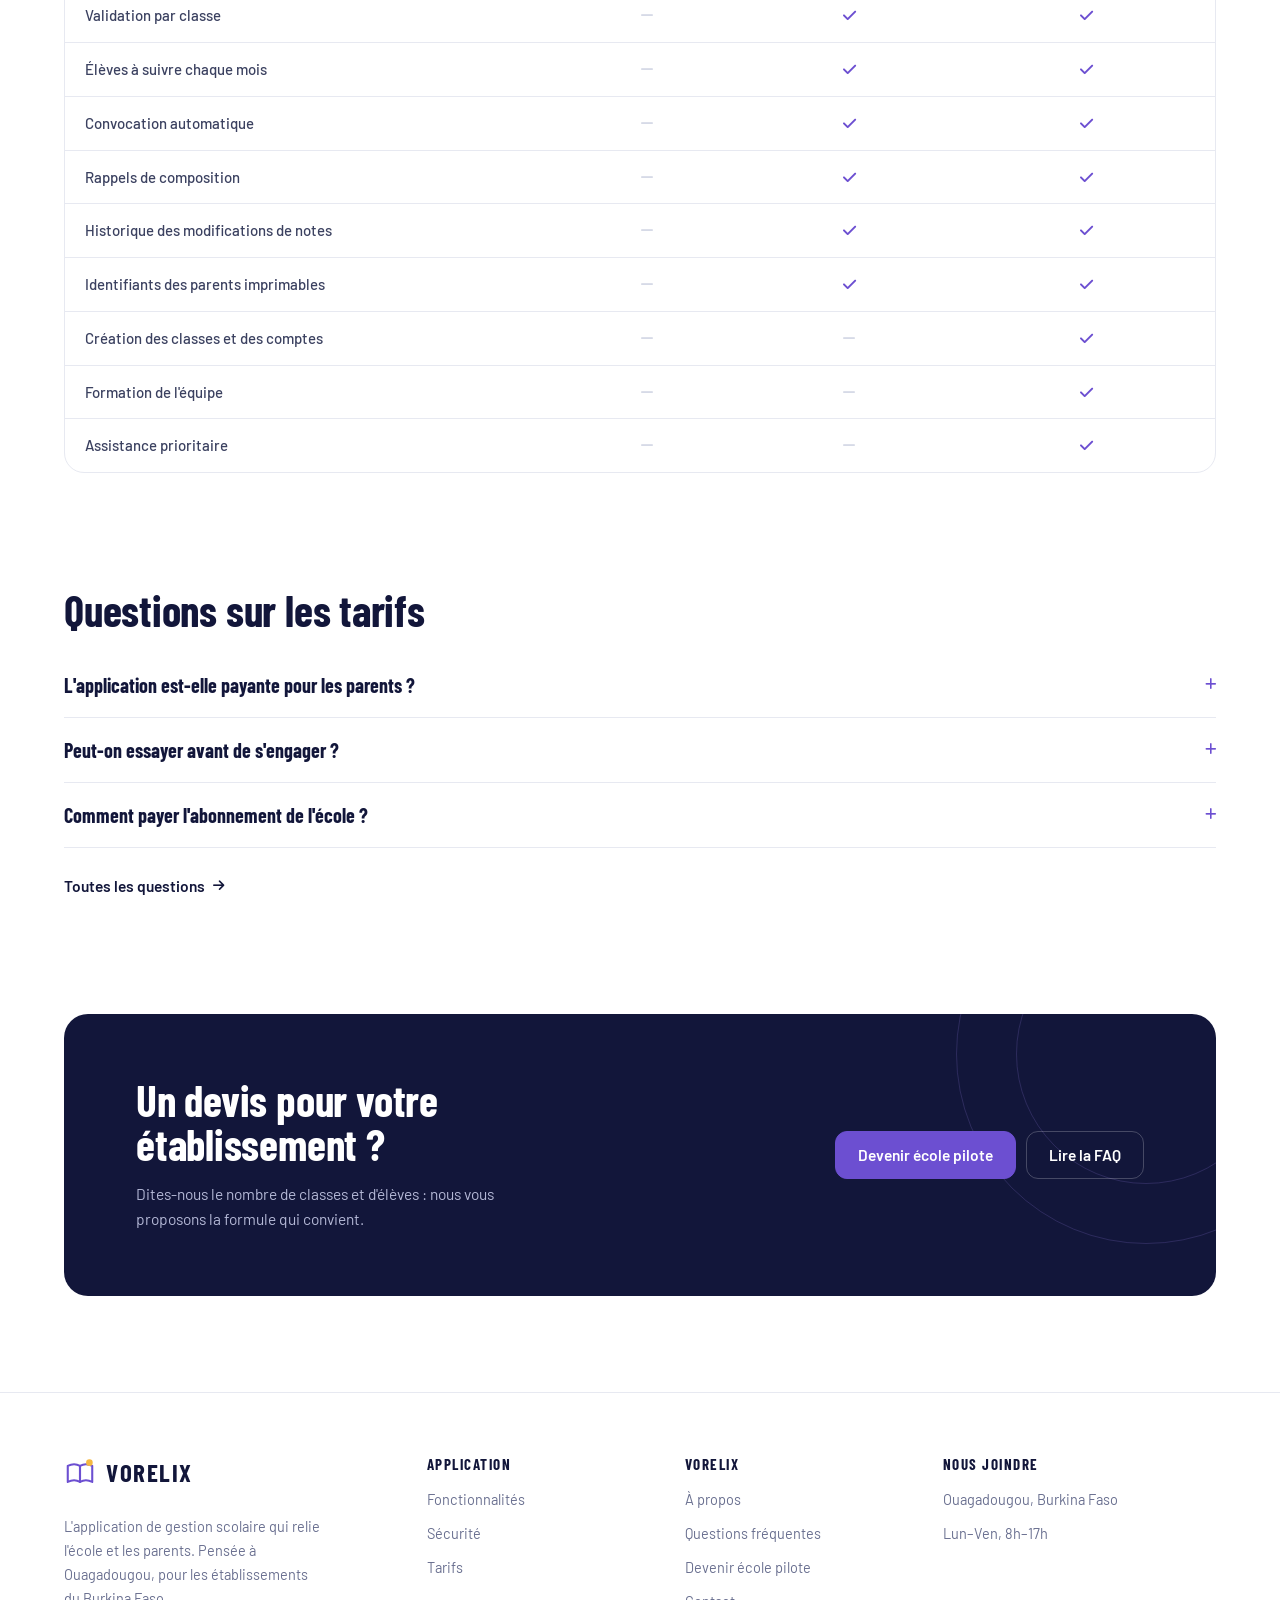
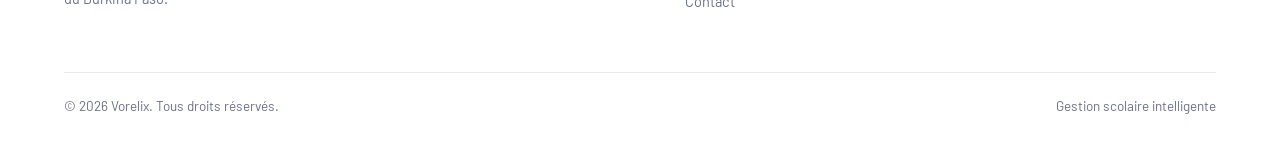
<file: tarifs.html>
<!DOCTYPE html>
<html lang="fr" data-theme="light">
<head>
<meta charset="UTF-8">
<meta name="viewport" content="width=device-width, initial-scale=1, viewport-fit=cover">
<title>Tarifs | Vorelix, gestion scolaire</title>
<meta name="description" content="Un prix par école, pas par élève. L'application est gratuite pour les parents. Trois formules : Découverte, Établissement et Accompagnement.">
<meta name="theme-color" content="#FFFFFF">
<meta name="color-scheme" content="light dark">
<script>(function(){var d=document.documentElement,t;d.classList.add("js");try{t=localStorage.getItem("vorelix_theme")}catch(e){}if(t!=="dark"&&t!=="light")t=matchMedia("(prefers-color-scheme: dark)").matches?"dark":"light";d.setAttribute("data-theme",t);var m=document.querySelector('meta[name="theme-color"]');if(m)m.content=t==="dark"?"#090C20":"#FFFFFF"})()</script>
<meta property="og:type" content="website">
<meta property="og:locale" content="fr_FR">
<meta property="og:site_name" content="Vorelix">
<meta property="og:title" content="Tarifs | Vorelix, gestion scolaire">
<meta property="og:description" content="Un prix par école, pas par élève. L'application est gratuite pour les parents. Trois formules : Découverte, Établissement et Accompagnement.">
<link rel="icon" href="assets/img/favicon.svg" type="image/svg+xml">
<link rel="preload" href="assets/fonts/barlow-condensed-latin-700-normal.woff2" as="font" type="font/woff2" crossorigin>
<link rel="stylesheet" href="https://cdnjs.cloudflare.com/ajax/libs/font-awesome/6.5.2/css/all.min.css">
<link rel="stylesheet" href="assets/css/style.css">
<script src="assets/js/config.js" defer></script>
<script src="assets/js/site.js" defer></script>
</head>
<body class="anime" data-page="tarifs">
<a class="skip" href="#contenu">Aller au contenu</a>
<header class="site-header" id="siteHeader"><div class="wrap hdr">
  <a class="brand" href="index.html" aria-label="Vorelix, accueil"><svg class="logo" viewBox="0 0 34 34" aria-hidden="true"><path class="pg" d="M4 9.5c4.5-2.4 9-2.4 13 0v17c-4-2.4-8.5-2.4-13 0v-17Z"/><path class="pg" d="M30 9.5c-4.5-2.4-9-2.4-13 0v17c4-2.4 8.5-2.4 13 0v-17Z"/><circle class="pt" cx="27" cy="6" r="3.5"/></svg><span class="brand-txt">VORELIX</span></a>
  <nav class="nav" aria-label="Navigation principale"><a href="index.html">Accueil</a><a href="fonctionnalites.html">Fonctionnalités</a><a href="tarifs.html" aria-current="page">Tarifs</a><a href="a-propos.html">À propos</a><a href="faq.html">FAQ</a><a href="contact.html">Contact</a></nav>
  <div class="hdr-r">
    <a class="ib ib-login" href="#" data-lien="connexion" aria-label="Se connecter à Vorelix"><i class="fa-solid fa-right-to-bracket"></i></a>
    <button class="ib theme-ic" type="button" id="themeToggle" aria-label="Activer le mode sombre" aria-pressed="false"><i class="fa-solid fa-moon"></i><i class="fa-solid fa-sun"></i></button>
    <a class="b b-sm b-dark hdr-cta" href="contact.html?sujet=demo">Demander une démo</a>
    <button class="ib burger" type="button" id="burger" aria-label="Ouvrir le menu" aria-expanded="false" aria-controls="mnav"><i class="fa-solid fa-bars"></i></button>
  </div>
</div></header>
<div class="mnav-bg" id="mnavBg" hidden></div>
<nav class="mnav" id="mnav" aria-label="Menu mobile">
  <a class="mn-link" href="index.html"><span class="mn-ic"><i class="fa-solid fa-house"></i></span><span class="mn-tx"><b>Accueil</b><small>L'école et les parents, le jour même</small></span><i class="fa-solid fa-chevron-right mn-go"></i></a>
  <a class="mn-link" href="fonctionnalites.html"><span class="mn-ic"><i class="fa-solid fa-layer-group"></i></span><span class="mn-tx"><b>Fonctionnalités</b><small>Direction, surveillants, enseignants, parents</small></span><i class="fa-solid fa-chevron-right mn-go"></i></a>
  <a class="mn-link" href="tarifs.html" aria-current="page"><span class="mn-ic"><i class="fa-solid fa-tag"></i></span><span class="mn-tx"><b>Tarifs</b><small>Trois formules, gratuit pour les parents</small></span><i class="fa-solid fa-chevron-right mn-go"></i></a>
  <a class="mn-link" href="a-propos.html"><span class="mn-ic"><i class="fa-solid fa-circle-info"></i></span><span class="mn-tx"><b>À propos</b><small>Mission, vision et valeurs</small></span><i class="fa-solid fa-chevron-right mn-go"></i></a>
  <a class="mn-link" href="faq.html"><span class="mn-ic"><i class="fa-solid fa-circle-question"></i></span><span class="mn-tx"><b>FAQ</b><small>Les réponses aux questions courantes</small></span><i class="fa-solid fa-chevron-right mn-go"></i></a>
  <a class="mn-link" href="contact.html"><span class="mn-ic"><i class="fa-solid fa-envelope"></i></span><span class="mn-tx"><b>Contact</b><small>Démonstration, école pilote, questions</small></span><i class="fa-solid fa-chevron-right mn-go"></i></a>
  <a class="mn-link" href="#" data-lien="connexion"><span class="mn-ic"><i class="fa-solid fa-right-to-bracket"></i></span><span class="mn-tx"><b>Connexion</b><small>Espace de l'école</small></span><i class="fa-solid fa-chevron-right mn-go"></i></a>
  <label class="mn-row"><span class="mn-ic"><i class="fa-solid fa-moon"></i></span><span class="mn-tx"><b>Mode sombre</b></span><span class="sw"><input type="checkbox" data-theme-switch><i></i></span></label>
  <div class="mn-acts"><a class="b b-wa" href="#" data-wa target="_blank" rel="noopener"><i class="fa-brands fa-whatsapp"></i>WhatsApp</a><a class="b b-dark" href="contact.html?sujet=demo">Demander une démo</a></div>
</nav>
<main id="contenu">
<div class="wrap">
  <header class="page-head">
    <nav class="crumbs" aria-label="Fil d'Ariane"><a href="index.html">Accueil</a><i class="fa-solid fa-chevron-right"></i><span>Tarifs</span></nav>
    <h1>Un prix par école, pas par élève</h1>
    <p>L'application est gratuite pour les parents. L'école choisit la formule qui lui convient, et peut commencer avec une seule classe.</p>
    <div class="seg" role="group" aria-label="Période de facturation" data-remise="15">
      <button type="button" data-periode-choix="mois" aria-pressed="true">Par mois</button>
      <button type="button" data-periode-choix="an" aria-pressed="false">Par an, 15 % de moins</button>
    </div>
  </header>

  <div class="offres" aria-live="polite">
    <article class="offre rv">
      <h2>Découverte</h2><p class="pour">Pour essayer avec une classe</p>
      <p class="prix"><span class="montant" data-mensuel="0">0</span><small>FCFA</small></p>
      <ul class="checks">
        <li><i class="fa-solid fa-check"></i>Jusqu'à 30 élèves</li>
        <li><i class="fa-solid fa-check"></i>Notes, absences et retards</li>
        <li><i class="fa-solid fa-check"></i>Emploi du temps</li>
        <li><i class="fa-solid fa-check"></i>Notifications aux parents</li>
      </ul>
      <a class="b" href="contact.html?sujet=demo">Commencer</a>
    </article>
    <article class="offre mise rv">
      <span class="tag">La plus choisie</span>
      <h2>Établissement</h2><p class="pour">Pour toute l'école</p>
      <p class="prix"><span class="montant" data-mensuel="19900">19 900</span><small data-periode>FCFA par mois</small></p>
      <ul class="checks">
        <li><i class="fa-solid fa-check"></i>Élèves illimités</li>
        <li><i class="fa-solid fa-check"></i>Validation par classe</li>
        <li><i class="fa-solid fa-check"></i>Élèves à suivre et convocations</li>
        <li><i class="fa-solid fa-check"></i>Rappels de composition</li>
        <li><i class="fa-solid fa-check"></i>Identifiants imprimables</li>
      </ul>
      <a class="b b-dark" href="contact.html?sujet=pilote">Choisir cette formule</a>
    </article>
    <article class="offre rv">
      <h2>Accompagnement</h2><p class="pour">Pour démarrer sans souci</p>
      <p class="prix"><span class="montant" data-mensuel="39900">39 900</span><small data-periode>FCFA par mois</small></p>
      <ul class="checks">
        <li><i class="fa-solid fa-check"></i>Toute la formule Établissement</li>
        <li><i class="fa-solid fa-check"></i>Création des classes et des comptes</li>
        <li><i class="fa-solid fa-check"></i>Formation de l'équipe</li>
        <li><i class="fa-solid fa-check"></i>Assistance prioritaire</li>
      </ul>
      <a class="b" href="contact.html?sujet=demo">Nous contacter</a>
    </article>
  </div>
  <p class="note">Les modalités de paiement de l'abonnement sont convenues avec chaque établissement au moment de la mise en place.</p>

  <section class="sec" aria-labelledby="cmp-title">
    <div class="sec-head"><div><p class="eyebrow">En détail</p><h2 id="cmp-title">Comparer les formules</h2></div></div>
    <div class="cmp-boite rv" tabindex="0" role="region" aria-label="Tableau comparatif des formules">
      <table class="cmp">
        <thead><tr><th scope="col"><span class="sr-only">Fonctionnalité</span></th><th scope="col">Découverte</th><th scope="col">Établissement</th><th scope="col">Accompagnement</th></tr></thead>
        <tbody>
          <tr><th scope="row">Nombre d'élèves</th><td><b>30</b></td><td><b>Illimité</b></td><td><b>Illimité</b></td></tr>
          <tr><th scope="row">Notes, absences et retards</th><td><i class="fa-solid fa-check oui" aria-hidden="true"></i><span class="sr-only">Inclus</span></td><td><i class="fa-solid fa-check oui" aria-hidden="true"></i><span class="sr-only">Inclus</span></td><td><i class="fa-solid fa-check oui" aria-hidden="true"></i><span class="sr-only">Inclus</span></td></tr>
          <tr><th scope="row">Emploi du temps et calendrier</th><td><i class="fa-solid fa-check oui" aria-hidden="true"></i><span class="sr-only">Inclus</span></td><td><i class="fa-solid fa-check oui" aria-hidden="true"></i><span class="sr-only">Inclus</span></td><td><i class="fa-solid fa-check oui" aria-hidden="true"></i><span class="sr-only">Inclus</span></td></tr>
          <tr><th scope="row">Notifications aux parents</th><td><i class="fa-solid fa-check oui" aria-hidden="true"></i><span class="sr-only">Inclus</span></td><td><i class="fa-solid fa-check oui" aria-hidden="true"></i><span class="sr-only">Inclus</span></td><td><i class="fa-solid fa-check oui" aria-hidden="true"></i><span class="sr-only">Inclus</span></td></tr>
          <tr><th scope="row">Validation par classe</th><td><i class="fa-solid fa-minus non" aria-hidden="true"></i><span class="sr-only">Non inclus</span></td><td><i class="fa-solid fa-check oui" aria-hidden="true"></i><span class="sr-only">Inclus</span></td><td><i class="fa-solid fa-check oui" aria-hidden="true"></i><span class="sr-only">Inclus</span></td></tr>
          <tr><th scope="row">Élèves à suivre chaque mois</th><td><i class="fa-solid fa-minus non" aria-hidden="true"></i><span class="sr-only">Non inclus</span></td><td><i class="fa-solid fa-check oui" aria-hidden="true"></i><span class="sr-only">Inclus</span></td><td><i class="fa-solid fa-check oui" aria-hidden="true"></i><span class="sr-only">Inclus</span></td></tr>
          <tr><th scope="row">Convocation automatique</th><td><i class="fa-solid fa-minus non" aria-hidden="true"></i><span class="sr-only">Non inclus</span></td><td><i class="fa-solid fa-check oui" aria-hidden="true"></i><span class="sr-only">Inclus</span></td><td><i class="fa-solid fa-check oui" aria-hidden="true"></i><span class="sr-only">Inclus</span></td></tr>
          <tr><th scope="row">Rappels de composition</th><td><i class="fa-solid fa-minus non" aria-hidden="true"></i><span class="sr-only">Non inclus</span></td><td><i class="fa-solid fa-check oui" aria-hidden="true"></i><span class="sr-only">Inclus</span></td><td><i class="fa-solid fa-check oui" aria-hidden="true"></i><span class="sr-only">Inclus</span></td></tr>
          <tr><th scope="row">Historique des modifications de notes</th><td><i class="fa-solid fa-minus non" aria-hidden="true"></i><span class="sr-only">Non inclus</span></td><td><i class="fa-solid fa-check oui" aria-hidden="true"></i><span class="sr-only">Inclus</span></td><td><i class="fa-solid fa-check oui" aria-hidden="true"></i><span class="sr-only">Inclus</span></td></tr>
          <tr><th scope="row">Identifiants des parents imprimables</th><td><i class="fa-solid fa-minus non" aria-hidden="true"></i><span class="sr-only">Non inclus</span></td><td><i class="fa-solid fa-check oui" aria-hidden="true"></i><span class="sr-only">Inclus</span></td><td><i class="fa-solid fa-check oui" aria-hidden="true"></i><span class="sr-only">Inclus</span></td></tr>
          <tr><th scope="row">Création des classes et des comptes</th><td><i class="fa-solid fa-minus non" aria-hidden="true"></i><span class="sr-only">Non inclus</span></td><td><i class="fa-solid fa-minus non" aria-hidden="true"></i><span class="sr-only">Non inclus</span></td><td><i class="fa-solid fa-check oui" aria-hidden="true"></i><span class="sr-only">Inclus</span></td></tr>
          <tr><th scope="row">Formation de l'équipe</th><td><i class="fa-solid fa-minus non" aria-hidden="true"></i><span class="sr-only">Non inclus</span></td><td><i class="fa-solid fa-minus non" aria-hidden="true"></i><span class="sr-only">Non inclus</span></td><td><i class="fa-solid fa-check oui" aria-hidden="true"></i><span class="sr-only">Inclus</span></td></tr>
          <tr><th scope="row">Assistance prioritaire</th><td><i class="fa-solid fa-minus non" aria-hidden="true"></i><span class="sr-only">Non inclus</span></td><td><i class="fa-solid fa-minus non" aria-hidden="true"></i><span class="sr-only">Non inclus</span></td><td><i class="fa-solid fa-check oui" aria-hidden="true"></i><span class="sr-only">Inclus</span></td></tr>
        </tbody>
      </table>
    </div>
  </section>

  <section class="faq-short" aria-labelledby="qt-title">
    <h2 id="qt-title">Questions sur les tarifs</h2>
    <details class="q" data-theme=""><summary>L'application est-elle payante pour les parents ?<i class="fa-solid fa-plus" aria-hidden="true"></i></summary><div class="a"><p>Non. L'abonnement est payé par l'école, les parents n'ont rien à payer.</p></div></details>
    <details class="q" data-theme=""><summary>Peut-on essayer avant de s'engager ?<i class="fa-solid fa-plus" aria-hidden="true"></i></summary><div class="a"><p>Oui. La formule Découverte permet de commencer avec une classe, jusqu'à 30 élèves, sans frais.</p></div></details>
    <details class="q" data-theme=""><summary>Comment payer l'abonnement de l'école ?<i class="fa-solid fa-plus" aria-hidden="true"></i></summary><div class="a"><p>Les modalités de paiement sont convenues avec chaque établissement au moment de la mise en place. Écrivez-nous pour en parler.</p></div></details>
    <p style="margin-top:24px"><a class="lnk" href="faq.html">Toutes les questions <i class="fa-solid fa-arrow-right"></i></a></p>
  </section>
</div>
<div class="wrap"><section class="cta rv" aria-labelledby="cta-title">
  <span class="ring r1" aria-hidden="true"></span><span class="ring r2" aria-hidden="true"></span>
  <div><h2 id="cta-title">Un devis pour votre établissement ?</h2><p>Dites-nous le nombre de classes et d'élèves : nous vous proposons la formule qui convient.</p></div>
  <div class="cta-r"><a class="tel-big" href="#" data-contact="telephone"></a>
    <div class="cta-b"><a class="b b-wa" href="#" data-wa target="_blank" rel="noopener"><i class="fa-brands fa-whatsapp"></i>WhatsApp</a><a class="b b-violet" href="contact.html?sujet=pilote" data-sans-wa>Devenir école pilote</a><a class="b" href="faq.html">Lire la FAQ</a></div></div>
</section></div>
</main>
<footer class="site-footer">
  <div class="wrap">
    <div class="foot-grid">
      <div class="fbrand"><a class="brand" href="index.html" aria-label="Vorelix, accueil"><svg class="logo" viewBox="0 0 34 34" aria-hidden="true"><path class="pg" d="M4 9.5c4.5-2.4 9-2.4 13 0v17c-4-2.4-8.5-2.4-13 0v-17Z"/><path class="pg" d="M30 9.5c-4.5-2.4-9-2.4-13 0v17c4-2.4 8.5-2.4 13 0v-17Z"/><circle class="pt" cx="27" cy="6" r="3.5"/></svg><span class="brand-txt">VORELIX</span></a>
        <p>L'application de gestion scolaire qui relie l'école et les parents. Pensée à Ouagadougou, pour les établissements du Burkina Faso.</p>
        <div class="socials"><a href="#" data-contact-icon="whatsapp" target="_blank" rel="noopener" aria-label="Vorelix sur WhatsApp"><i class="fa-brands fa-whatsapp"></i></a><a href="#" data-contact-icon="telephone" aria-label="Appeler Vorelix"><i class="fa-solid fa-phone"></i></a><a href="#" data-contact-icon="email" aria-label="Écrire un e-mail à Vorelix"><i class="fa-solid fa-envelope"></i></a></div></div>
      <div><h2>Application</h2><a href="fonctionnalites.html">Fonctionnalités</a><a href="fonctionnalites.html#securite">Sécurité</a><a href="tarifs.html">Tarifs</a><a href="#" data-lien="connexion">Connexion</a></div>
      <div><h2>Vorelix</h2><a href="a-propos.html">À propos</a><a href="faq.html">Questions fréquentes</a><a href="contact.html?sujet=pilote">Devenir école pilote</a><a href="contact.html">Contact</a></div>
      <div><h2>Nous joindre</h2><span class="fline" data-texte="adresse">Ouagadougou, Burkina Faso</span><a href="#" data-contact="telephone"></a><a href="#" data-contact="whatsapp" data-libelle="WhatsApp "></a><a href="#" data-contact="email"></a><span class="fline" data-texte="horaires">Lun–Ven, 8h–17h</span></div>
    </div>
    <div class="foot-bottom"><span>© <span data-year>2026</span> Vorelix. Tous droits réservés.</span><span>Gestion scolaire intelligente</span></div>
  </div>
</footer>
<a class="wa-float" href="#" data-wa target="_blank" rel="noopener" aria-label="Écrire à Vorelix sur WhatsApp"><i class="fa-brands fa-whatsapp"></i></a>
<nav class="tabbar" aria-label="Navigation rapide">
  <a href="index.html"><span class="ti"><i class="fa-solid fa-house"></i></span><span class="tl">Accueil</span></a>
  <a href="fonctionnalites.html"><span class="ti"><i class="fa-solid fa-layer-group"></i></span><span class="tl">Fonctions</span></a>
  <a href="contact.html?sujet=demo" class="tb-mid" data-tb-mid><span class="ti"><i class="fa-solid fa-paper-plane"></i></span><span class="tl">Démo</span></a>
  <a href="tarifs.html" aria-current="page"><span class="ti"><span class="tb-pill"></span><i class="fa-solid fa-tag"></i></span><span class="tl">Tarifs</span></a>
  <a href="contact.html"><span class="ti"><i class="fa-solid fa-envelope"></i></span><span class="tl">Contact</span></a>
</nav>
<div class="toast" id="toast" role="status" aria-live="polite"><i class="fa-solid fa-circle-check"></i><span></span></div>
</body>
</html>
</file>
<file: assets/css/style.css>
/* Polices hébergées avec le site (Barlow et Barlow Condensed, licence SIL OFL) */
@font-face{font-family:"Barlow";font-style:normal;font-display:swap;font-weight:400;src:url(../fonts/barlow-latin-ext-400-normal.woff2) format("woff2");unicode-range:U+0100-02AF,U+0304,U+0308,U+0329,U+1E00-1E9F,U+1EF2-1EFF,U+2020,U+20A0-20AB,U+20AD-20C0,U+2113,U+2C60-2C7F,U+A720-A7FF}
@font-face{font-family:"Barlow";font-style:normal;font-display:swap;font-weight:400;src:url(../fonts/barlow-latin-400-normal.woff2) format("woff2");unicode-range:U+0000-00FF,U+0131,U+0152-0153,U+02BB-02BC,U+02C6,U+02DA,U+02DC,U+0304,U+0308,U+0329,U+2000-206F,U+2074,U+20AC,U+2122,U+2191,U+2193,U+2212,U+2215,U+FEFF,U+FFFD}
@font-face{font-family:"Barlow";font-style:normal;font-display:swap;font-weight:500;src:url(../fonts/barlow-latin-ext-500-normal.woff2) format("woff2");unicode-range:U+0100-02AF,U+0304,U+0308,U+0329,U+1E00-1E9F,U+1EF2-1EFF,U+2020,U+20A0-20AB,U+20AD-20C0,U+2113,U+2C60-2C7F,U+A720-A7FF}
@font-face{font-family:"Barlow";font-style:normal;font-display:swap;font-weight:500;src:url(../fonts/barlow-latin-500-normal.woff2) format("woff2");unicode-range:U+0000-00FF,U+0131,U+0152-0153,U+02BB-02BC,U+02C6,U+02DA,U+02DC,U+0304,U+0308,U+0329,U+2000-206F,U+2074,U+20AC,U+2122,U+2191,U+2193,U+2212,U+2215,U+FEFF,U+FFFD}
@font-face{font-family:"Barlow";font-style:normal;font-display:swap;font-weight:600;src:url(../fonts/barlow-latin-ext-600-normal.woff2) format("woff2");unicode-range:U+0100-02AF,U+0304,U+0308,U+0329,U+1E00-1E9F,U+1EF2-1EFF,U+2020,U+20A0-20AB,U+20AD-20C0,U+2113,U+2C60-2C7F,U+A720-A7FF}
@font-face{font-family:"Barlow";font-style:normal;font-display:swap;font-weight:600;src:url(../fonts/barlow-latin-600-normal.woff2) format("woff2");unicode-range:U+0000-00FF,U+0131,U+0152-0153,U+02BB-02BC,U+02C6,U+02DA,U+02DC,U+0304,U+0308,U+0329,U+2000-206F,U+2074,U+20AC,U+2122,U+2191,U+2193,U+2212,U+2215,U+FEFF,U+FFFD}
@font-face{font-family:"Barlow";font-style:normal;font-display:swap;font-weight:700;src:url(../fonts/barlow-latin-ext-700-normal.woff2) format("woff2");unicode-range:U+0100-02AF,U+0304,U+0308,U+0329,U+1E00-1E9F,U+1EF2-1EFF,U+2020,U+20A0-20AB,U+20AD-20C0,U+2113,U+2C60-2C7F,U+A720-A7FF}
@font-face{font-family:"Barlow";font-style:normal;font-display:swap;font-weight:700;src:url(../fonts/barlow-latin-700-normal.woff2) format("woff2");unicode-range:U+0000-00FF,U+0131,U+0152-0153,U+02BB-02BC,U+02C6,U+02DA,U+02DC,U+0304,U+0308,U+0329,U+2000-206F,U+2074,U+20AC,U+2122,U+2191,U+2193,U+2212,U+2215,U+FEFF,U+FFFD}
@font-face{font-family:"Barlow Condensed";font-style:normal;font-display:swap;font-weight:600;src:url(../fonts/barlow-condensed-latin-ext-600-normal.woff2) format("woff2");unicode-range:U+0100-02AF,U+0304,U+0308,U+0329,U+1E00-1E9F,U+1EF2-1EFF,U+2020,U+20A0-20AB,U+20AD-20C0,U+2113,U+2C60-2C7F,U+A720-A7FF}
@font-face{font-family:"Barlow Condensed";font-style:normal;font-display:swap;font-weight:600;src:url(../fonts/barlow-condensed-latin-600-normal.woff2) format("woff2");unicode-range:U+0000-00FF,U+0131,U+0152-0153,U+02BB-02BC,U+02C6,U+02DA,U+02DC,U+0304,U+0308,U+0329,U+2000-206F,U+2074,U+20AC,U+2122,U+2191,U+2193,U+2212,U+2215,U+FEFF,U+FFFD}
@font-face{font-family:"Barlow Condensed";font-style:normal;font-display:swap;font-weight:700;src:url(../fonts/barlow-condensed-latin-ext-700-normal.woff2) format("woff2");unicode-range:U+0100-02AF,U+0304,U+0308,U+0329,U+1E00-1E9F,U+1EF2-1EFF,U+2020,U+20A0-20AB,U+20AD-20C0,U+2113,U+2C60-2C7F,U+A720-A7FF}
@font-face{font-family:"Barlow Condensed";font-style:normal;font-display:swap;font-weight:700;src:url(../fonts/barlow-condensed-latin-700-normal.woff2) format("woff2");unicode-range:U+0000-00FF,U+0131,U+0152-0153,U+02BB-02BC,U+02C6,U+02DA,U+02DC,U+0304,U+0308,U+0329,U+2000-206F,U+2074,U+20AC,U+2122,U+2191,U+2193,U+2212,U+2215,U+FEFF,U+FFFD}
@font-face{font-family:"Barlow Condensed";font-style:normal;font-display:swap;font-weight:800;src:url(../fonts/barlow-condensed-latin-ext-800-normal.woff2) format("woff2");unicode-range:U+0100-02AF,U+0304,U+0308,U+0329,U+1E00-1E9F,U+1EF2-1EFF,U+2020,U+20A0-20AB,U+20AD-20C0,U+2113,U+2C60-2C7F,U+A720-A7FF}
@font-face{font-family:"Barlow Condensed";font-style:normal;font-display:swap;font-weight:800;src:url(../fonts/barlow-condensed-latin-800-normal.woff2) format("woff2");unicode-range:U+0000-00FF,U+0131,U+0152-0153,U+02BB-02BC,U+02C6,U+02DA,U+02DC,U+0304,U+0308,U+0329,U+2000-206F,U+2074,U+20AC,U+2122,U+2191,U+2193,U+2212,U+2215,U+FEFF,U+FFFD}
/* ===================================================================
   VORELIX : site vitrine
   Même construction que le site KOZ SERVICES : fond blanc aéré, traits fins,
   cartes arrondies, mode clair et mode sombre.
   Couleurs Vorelix : nuit #12163A, violet #6C4FD1, lavande #A78BFA, jaune #F5B841
   Polices : Barlow Condensed (titres, chiffres) + Barlow (texte)
=================================================================== */

/* ---------- 1. Couleurs : clair par défaut, sombre via [data-theme="dark"] ---------- */
:root{
  --bg:#FFFFFF; --bg2:#F4F5FA; --ink:#12163A; --text:#3B4160; --mute:#6A7090; --rule:#E7E9F1; --line2:#D6DAE7;
  --stamp:#6C4FD1; --stamp-bg:rgba(108,79,209,.08); --pill:rgba(108,79,209,.12); --gold:#F5B841;
  --warn:#B42335; --warn-bg:#FDEBEC; --ok:#15803D; --wa:#25D366;
  --paper:#FFFFFF; --photo:#EEF0F7; --btn:#12163A; --btn-ink:#FFFFFF; --hdr:rgba(255,255,255,.88); --overlay:rgba(18,22,58,.45);
  --scene:#12163A;
  --shadow:0 24px 50px -28px rgba(18,22,58,.38); --shadow-s:0 12px 32px -24px rgba(18,22,58,.32);
  --c:"Barlow Condensed","Arial Narrow",sans-serif; --t:"Barlow",system-ui,sans-serif;
  --r:20px; --r-md:16px; --r-ui:12px;
  --wrap:1160px; --gut:clamp(20px,5vw,64px); --sec:clamp(84px,9vw,128px); --ease:cubic-bezier(.22,.8,.24,1);
  color-scheme:light;
}
[data-theme="dark"]{
  --bg:#090C20; --bg2:#121637; --ink:#F1F2FA; --text:#C6C9DF; --mute:#8D92B3; --rule:rgba(255,255,255,.09); --line2:rgba(255,255,255,.17);
  --stamp:#A78BFA; --stamp-bg:rgba(167,139,250,.1); --pill:rgba(167,139,250,.18);
  --warn:#F87171; --warn-bg:rgba(248,113,113,.12); --ok:#4ADE80;
  --paper:#121637; --photo:#161B42; --btn:#F1F2FA; --btn-ink:#090C20; --hdr:rgba(9,12,32,.86); --overlay:rgba(0,0,0,.6);
  --scene:#161B45;
  --shadow:0 24px 50px -28px rgba(0,0,0,.8); --shadow-s:0 12px 32px -24px rgba(0,0,0,.8);
  color-scheme:dark;
}
@view-transition{navigation:auto}
*,*::before,*::after{box-sizing:border-box;margin:0;padding:0}
html{scroll-behavior:smooth;scroll-padding-top:100px;-webkit-text-size-adjust:100%}
html,body{overflow-x:clip}
body{font-family:var(--t);font-size:16.5px;line-height:1.65;color:var(--text);background:var(--bg);-webkit-font-smoothing:antialiased;transition:background .35s,color .35s}
html.no-scroll{overflow:hidden}
img,svg{display:block;max-width:100%}
a{color:inherit;text-decoration:none}
ul,ol{list-style:none}
button,input,select,textarea{font:inherit;color:inherit}
button{cursor:pointer;background:none;border:0}
[hidden]{display:none!important}
:focus-visible{outline:2px solid var(--stamp);outline-offset:3px;border-radius:4px}
.wrap{width:100%;max-width:calc(var(--wrap) + 2 * var(--gut));margin:0 auto;padding:0 var(--gut)}
.sr-only{position:absolute;width:1px;height:1px;overflow:hidden;clip:rect(0 0 0 0);white-space:nowrap}
.skip{position:absolute;left:12px;top:-60px;z-index:100;background:var(--btn);color:var(--btn-ink);padding:10px 16px;border-radius:var(--r-ui);font-weight:600}
.skip:focus{top:12px}
h1,h2,h3{color:var(--ink);font-family:var(--c);font-weight:700;line-height:1.02;letter-spacing:-.005em}

/* ---------- 2. Petits éléments ---------- */
.eyebrow{display:flex;align-items:center;gap:12px;font-size:13px;font-weight:600;letter-spacing:.12em;text-transform:uppercase;color:var(--stamp)}
.eyebrow::before{content:"";width:28px;height:1.5px;background:currentColor;flex:none}
.b{display:inline-flex;align-items:center;justify-content:center;gap:10px;height:48px;padding:0 22px;border-radius:var(--r-ui);font-weight:600;font-size:15.5px;border:1px solid var(--line2);color:var(--ink);white-space:nowrap;transition:background .2s,border-color .2s,color .2s,transform .15s}
.b:hover{background:var(--bg2)}
.b:active{transform:translateY(1px)}
.b-dark{background:var(--btn);color:var(--btn-ink);border-color:var(--btn)}
.b-dark:hover{background:var(--stamp);border-color:var(--stamp);color:#fff}
[data-theme="dark"] .b-dark:hover{color:#090C20}
.b-wa{background:var(--wa);border-color:var(--wa);color:#04290f}
.b-wa:hover{background:#3ae07c;border-color:#3ae07c}
.b-sm{height:42px;padding:0 16px;font-size:14.5px}
.b-block{width:100%}
.lnk{display:inline-flex;align-items:center;gap:8px;font-weight:600;font-size:15.5px;color:var(--ink);white-space:nowrap}
.lnk i{font-size:13px;transition:transform .2s}
.lnk:hover i{transform:translateX(3px)}
.tag{display:inline-block;font-family:var(--c);font-weight:600;font-size:13px;letter-spacing:.06em;text-transform:uppercase;padding:1px 8px;border:1.5px solid var(--stamp);color:var(--stamp);border-radius:6px;transform:rotate(-2deg);white-space:nowrap;line-height:1.5}
.stamp{position:absolute;z-index:3;width:92px;height:92px;border-radius:50%;border:2.5px solid var(--stamp);color:var(--stamp);background:var(--paper);display:grid;place-items:center;text-align:center;font-family:var(--c);font-weight:700;line-height:1;transform:rotate(-14deg);box-shadow:0 10px 24px -14px rgba(0,0,0,.45)}
.stamp::before{content:"";position:absolute;inset:5px;border-radius:50%;border:1px solid var(--stamp)}
.stamp b{display:block;font-size:26px}
.stamp small{display:block;font-size:10.5px;letter-spacing:.1em;margin-top:4px}
.ring{position:absolute;border-radius:50%;border:1px solid rgba(167,139,250,.4);pointer-events:none}

/* ---------- 3. En-tête ---------- */
.site-header{position:sticky;top:0;z-index:40;background:var(--hdr);backdrop-filter:blur(14px);-webkit-backdrop-filter:blur(14px);border-bottom:1px solid var(--rule);transition:background .35s}
.hdr{height:76px;display:flex;align-items:center;gap:40px}
.brand{display:flex;align-items:center;gap:10px;flex:none;color:var(--ink)}
.brand svg{width:32px;height:32px;flex:none}
.logo .pg{fill:none;stroke:var(--stamp);stroke-width:2.2;stroke-linejoin:round}
.logo .pt{fill:var(--gold)}
.brand-txt{font-family:var(--c);font-weight:700;font-size:25px;letter-spacing:.06em;line-height:1}
.nav{display:flex;gap:30px;margin:0 auto;font-weight:500;font-size:15.5px}
.nav a{position:relative;padding:6px 0;color:var(--text);transition:color .2s;white-space:nowrap}
.nav a:hover{color:var(--ink)}
.nav a[aria-current="page"]{color:var(--ink);font-weight:600}
.nav a[aria-current="page"]::after{content:"";position:absolute;left:0;right:0;bottom:-21px;height:2px;border-radius:2px;background:var(--stamp)}
.hdr-r{display:flex;align-items:center;gap:4px}
.ib{position:relative;width:40px;height:40px;border-radius:var(--r-ui);display:grid;place-items:center;color:var(--ink);font-size:15px;transition:background .2s}
.ib:hover{background:var(--bg2)}
.theme-ic .fa-sun{display:none}
[data-theme="dark"] .theme-ic .fa-sun{display:inline}
[data-theme="dark"] .theme-ic .fa-moon{display:none}
.hdr-cta{margin-left:12px}
.burger{display:none}
.mnav,.tabbar{display:none}

/* ---------- 4. Sections ---------- */
.sec{padding-top:var(--sec)}
.sec-head{display:flex;justify-content:space-between;align-items:flex-end;gap:24px 40px;flex-wrap:wrap;margin-bottom:44px}
.sec-head h2{font-size:clamp(32px,3.4vw,44px);margin-top:14px}
.sec-p{max-width:42ch;color:var(--mute);font-size:15.5px}
.more-line{display:flex;justify-content:center;margin-top:52px}
.page-head{padding:52px 0 48px;border-bottom:1px solid var(--rule)}
.page-head h1{font-size:clamp(40px,5vw,60px);margin-top:22px;max-width:20ch}
.page-head > p{max-width:56ch;margin-top:16px;font-size:17.5px}
.crumbs{display:flex;gap:10px;align-items:center;font-size:14px;color:var(--mute)}
.crumbs a:hover{color:var(--ink)}
.crumbs i{font-size:9px}
.jump{display:flex;gap:8px;flex-wrap:wrap;margin-top:28px}
.jump a{display:flex;gap:8px;align-items:center;border:1px solid var(--line2);border-radius:999px;padding:7px 16px;font-weight:500;font-size:14.5px;color:var(--ink);transition:background .2s}
.jump a:hover{background:var(--bg2)}
.jump i{color:var(--stamp);font-size:13px}
.checks{margin:22px 0 30px}
.checks li{display:flex;gap:12px;padding:7px 0;font-size:15.5px}
.checks li i{color:var(--stamp);margin-top:6px;font-size:13px}
.lead{font-size:18px;max-width:42ch;margin-top:24px}
.acts{display:flex;align-items:center;flex-wrap:wrap;gap:16px 26px;margin-top:36px}

/* ---------- 5. Haut de l'accueil ---------- */
.hero{display:grid;grid-template-columns:1fr 1.05fr;gap:72px;align-items:center;padding-top:72px}
.hero h1{font-size:clamp(44px,5.2vw,68px);margin-top:22px;line-height:.98}
.hero h1 em{font-style:normal;color:var(--stamp)}
.kpis{display:flex;gap:40px;margin-top:56px;padding-top:26px;border-top:1px solid var(--rule)}
.kpis b{display:block;font-family:var(--c);font-weight:700;font-size:28px;color:var(--ink);line-height:1}
.kpis span{display:block;font-size:14px;color:var(--mute);line-height:1.4;margin-top:4px}
.h-right{position:relative;height:540px}
.hero .ring.r3{width:420px;height:420px;right:-90px;top:-90px}

/* la scène : un écran de l'application, toujours sur fond nuit */
.scene{position:absolute;inset:0;border-radius:var(--r);overflow:hidden;background:var(--scene);color:#C9CCE6}
.scene .ring{border-color:rgba(167,139,250,.16)}
.scene .r1{width:520px;height:520px;right:-170px;top:-160px}
.scene .r2{width:340px;height:340px;right:-80px;top:-70px}

/* carte de l'enseignant (en haut à gauche de la scène) */
.ui{position:absolute;background:#fff;color:#12163A;border-radius:14px;padding:14px 16px;box-shadow:0 24px 44px -26px rgba(0,0,0,.7);font-size:13px;line-height:1.4}
.ui-top{display:flex;justify-content:space-between;align-items:baseline;gap:12px;color:#6A7090;font-size:11.5px}
.ui-top b{color:#12163A;font-weight:600}
.ui-title{font-weight:600;font-size:13.5px;margin:6px 0 8px}
.ui-row{display:flex;justify-content:space-between;align-items:center;gap:10px;padding:6px 0;border-top:1px solid #EEF0F5}
.case{display:inline-flex;align-items:center;justify-content:flex-end;min-width:46px;height:26px;border:1.5px solid #DCE2EE;border-radius:7px;padding:0 7px;font-weight:600;font-variant-numeric:tabular-nums}
.tape{display:inline-block;overflow:hidden;white-space:nowrap;width:2.1ch;vertical-align:bottom}
.anime .tape{animation:tape 8s infinite}
@keyframes tape{0%,6%{width:0}9%{width:1.05ch}12%,94%{width:2.1ch}100%{width:0}}
.ui-btn{margin-top:10px;display:flex;align-items:center;justify-content:center;gap:8px;height:34px;border-radius:9px;background:#12163A;color:#fff;font-size:12.5px;font-weight:600}
.anime .ui-btn.envoi{animation:envoi 8s infinite}
@keyframes envoi{0%,16%{background:#12163A}18%,24%{background:#6C4FD1}26%,100%{background:#12163A}}
.ui-teacher{left:28px;top:28px;width:236px}

/* téléphone du parent */
.phone{position:absolute;right:40px;top:40px;width:236px;height:500px;border-radius:38px;background:#05071A;padding:9px;box-shadow:0 40px 70px -30px rgba(0,0,0,.8)}
.phone::before{content:"";position:absolute;left:50%;top:15px;width:62px;height:6px;border-radius:3px;background:#1A1E3C;transform:translateX(-50%);z-index:2}
.ph-screen{position:relative;height:100%;border-radius:30px;background:#F4F5FA;overflow:hidden;padding:34px 12px 12px;color:#12163A}
.ph-top{display:flex;justify-content:space-between;align-items:center;font-size:11.5px;color:#6A7090}
.ph-title{display:block;font-family:var(--c);font-weight:700;font-size:23px;margin:2px 0 10px;color:#12163A}
.ph-stack{display:flex;flex-direction:column;gap:7px}
.ntf{display:flex;gap:9px;align-items:flex-start;background:#fff;border-radius:13px;padding:9px 10px;font-size:11.5px;line-height:1.35;box-shadow:0 8px 18px -12px rgba(18,22,58,.35)}
.ntf b{display:block;font-size:11.5px}
.ntf-ic{flex:none;width:24px;height:24px;border-radius:7px;display:grid;place-items:center;font-size:11px}
.anime .ntf{animation:arrive 9s infinite var(--ease) both}
@keyframes arrive{0%{opacity:0;transform:translateY(-12px)}6%,90%{opacity:1;transform:none}96%,100%{opacity:0}}
.ph-notes{margin-top:12px;background:#fff;border-radius:13px;padding:6px 10px;font-size:11.5px}
.ph-notes div{display:flex;justify-content:space-between;padding:6px 0;border-top:1px solid #EEF0F5}
.ph-notes div:first-child{border-top:0}
.ph-notes b{font-variant-numeric:tabular-nums}

/* fiche de validation (comme le bordereau de KOZ) */
.manifest{position:absolute;left:-36px;bottom:36px;width:290px;z-index:4;background:var(--paper);border:1px solid var(--rule);border-radius:var(--r-md);box-shadow:var(--shadow);padding:18px 20px 8px;font-size:14px}
.manifest h2{font-size:16px;letter-spacing:.08em;text-transform:uppercase;padding-bottom:10px;border-bottom:1px solid var(--rule)}
.mrow{display:flex;justify-content:space-between;gap:12px;padding:8px 0;border-bottom:1px solid var(--rule)}
.mrow:last-child{border:0}
.mrow dt{color:var(--mute)}
.mrow dd{font-weight:600;color:var(--ink);text-align:right}
.manifest .stamp{right:-18px;top:-46px}

/* barre des espaces (à la place de la recherche de KOZ) */
.finder{display:flex;align-items:stretch;margin-top:88px;border:1px solid var(--rule);border-radius:var(--r-md);padding:8px 8px 8px 24px;background:var(--paper);box-shadow:var(--shadow-s)}
.ff{flex:1;min-width:0;display:flex;align-items:center;gap:12px;padding:4px 20px;border-left:1px solid var(--rule);transition:color .2s}
.ff:first-child{border:0;padding-left:0}
.ff span{display:flex;flex-direction:column;min-width:0}
.ff small{font-size:12.5px;color:var(--mute);font-weight:500}
.ff b{font-weight:600;font-size:15.5px;color:var(--ink);white-space:nowrap;overflow:hidden;text-overflow:ellipsis}
.ff > i{margin-left:auto;font-size:11px;color:var(--mute);transition:transform .2s,color .2s}
.ff:hover > i{transform:translateX(3px);color:var(--stamp)}
.finder .b{height:52px;margin-left:8px;align-self:center}

/* ---------- 6. Blocs de l'accueil ---------- */
.svcs{display:grid;grid-template-columns:repeat(4,minmax(0,1fr));gap:40px}
.svcs-3{grid-template-columns:repeat(3,minmax(0,1fr))}
.sv-ic{width:44px;height:44px;border-radius:var(--r-ui);background:var(--bg2);display:grid;place-items:center;color:var(--stamp);font-size:16px}
.sv h3{font-size:21px;margin-top:20px}
.sv p{font-size:15px;color:var(--mute);margin:8px 0 14px}
.sv .avant{margin:10px 0 0;font-size:14.5px}
.sv .apres{display:flex;gap:10px;margin:8px 0 0;font-size:15px;color:var(--ink);font-weight:500}
.sv .apres i{color:var(--stamp);font-size:12px;margin-top:6px}
.sv .lbl{display:block;font-size:12px;font-weight:600;letter-spacing:.08em;text-transform:uppercase;color:var(--mute);margin-bottom:2px}
.sv .apres .lbl{color:var(--stamp)}

.route-line{position:relative;display:grid;grid-template-columns:repeat(4,minmax(0,1fr));gap:32px}
.route-line::before{content:"";position:absolute;left:18px;right:18px;top:17px;border-top:1.5px dashed var(--mute);opacity:.45}
.route-go{position:absolute;top:4px;left:62px;z-index:2;transform:translateX(-50%);color:var(--stamp);font-size:16px;line-height:1;background:var(--bg);padding:0 6px;will-change:left}
.st .n{position:relative;z-index:3;width:36px;height:36px;border-radius:50%;border:1.5px solid var(--ink);background:var(--bg);display:grid;place-items:center;font-family:var(--c);font-weight:700;font-size:16px;color:var(--ink);transition:background .35s,color .35s}
.st.is-done .n{background:var(--ink);color:var(--bg)}
.st .chk{position:absolute;right:-7px;top:-7px;width:18px;height:18px;border-radius:50%;background:var(--stamp);color:#fff;font-size:8px;display:grid;place-items:center;transform:scale(0);transition:transform .4s var(--ease)}
[data-theme="dark"] .st .chk{color:#090C20}
.st.is-done .chk{transform:scale(1)}
.st h3{font-size:20px;margin-top:18px}
.st p{font-size:14.5px;color:var(--mute);margin-top:6px;line-height:1.55;max-width:30ch}

.ways{display:grid;grid-template-columns:1fr 1fr;gap:32px}
.way{position:relative}
.way-ph{height:300px;border-radius:var(--r);overflow:hidden;background:var(--bg2);display:flex;align-items:center;justify-content:center;padding:32px}
.way h3{font-size:26px;margin-top:22px}
.way p{color:var(--mute);margin:8px 0 14px;max-width:46ch;font-size:15.5px}

/* petites démonstrations (cartes blanches de l'application) */
.demo{width:100%;max-width:400px;background:var(--paper);border:1px solid var(--rule);border-radius:var(--r-md);box-shadow:var(--shadow-s);padding:16px 18px;font-size:14px}
.demo-t{font-size:12.5px;color:var(--mute);margin-bottom:6px}
.risque{display:flex;justify-content:space-between;align-items:center;gap:12px;padding:11px 0;border-top:1px solid var(--rule);color:var(--ink)}
.risque:first-of-type{border-top:0}
.sig{flex:none;font-size:12px;font-weight:600;padding:3px 10px;border-radius:999px;background:var(--warn-bg);color:var(--warn)}
.sig.moy{background:rgba(245,184,65,.18);color:#7A5200}
[data-theme="dark"] .sig.moy{color:#F5B841}
.points{display:flex;gap:10px;margin-top:4px}
.points i{width:26px;height:26px;border-radius:50%;border:2px solid var(--warn);background:var(--warn);display:block}
.anime .points i{animation:point 8s infinite both}
@keyframes point{0%,6%{background:transparent}9%,88%{background:var(--warn)}94%,100%{background:transparent}}
.convoc{display:flex;align-items:center;gap:10px;margin-top:14px;font-weight:600;font-size:13.5px;padding:10px 12px;border-radius:10px;background:#12163A;color:#fff}
.anime .convoc{animation:convoc 8s infinite both}
@keyframes convoc{0%,52%{opacity:0;transform:translateY(8px)}58%,88%{opacity:1;transform:none}94%,100%{opacity:0}}
.jours{display:grid;grid-template-columns:repeat(5,minmax(0,1fr));gap:8px;text-align:center}
.jour{border-radius:10px;padding:9px 4px;background:var(--bg2);font-size:12.5px;color:var(--mute)}
.jour b{display:block;font-family:var(--c);font-size:21px;color:var(--ink);line-height:1.1}
.jour.compo{background:#12163A;color:#ABB0D6}
.jour.compo b{color:#fff}
.jour.rappel{outline:2px solid var(--stamp);outline-offset:-2px}
.journal div{display:grid;grid-template-columns:84px minmax(0,1fr);gap:12px;padding:9px 0;border-top:1px solid var(--rule);font-size:13.5px;color:var(--ink)}
.journal div:first-of-type{border-top:0}
.journal time{color:var(--mute);font-variant-numeric:tabular-nums}

.sec.seo{padding-top:96px}
.seo h2{font-size:22px}
.seo-cols{display:grid;grid-template-columns:1fr 1fr;gap:48px;margin-top:16px}
.seo p{font-size:14.5px;color:var(--mute)}

/* ---------- 7. Fonctionnalités ---------- */
.svc{display:grid;grid-template-columns:1fr 1fr;gap:72px;align-items:center;padding-top:var(--sec)}
.svc.rev .svc-ph{order:2}
.svc-ph{position:relative;height:420px;border-radius:var(--r);overflow:hidden;background:var(--scene);display:flex;align-items:center;justify-content:center;padding:32px}
.svc-ph .ring{border-color:rgba(167,139,250,.16)}
.svc-ph .r1{width:460px;height:460px;right:-180px;top:-200px}
.svc-ph .ui{position:relative;width:100%;max-width:330px}
.svc-ph .cap{position:absolute;left:16px;bottom:16px;background:#fff;color:#12163A;font-weight:600;font-size:13.5px;padding:7px 12px;border-radius:10px;box-shadow:var(--shadow-s);z-index:2}
.svc-ph .phone{position:relative;right:auto;top:auto;height:460px;margin-top:120px}
.svc h2{font-size:clamp(32px,3.4vw,44px);margin-top:14px}
.svc .lead{font-size:17px;margin-top:16px}
.ui .valide{display:inline-flex;align-items:center;gap:6px;font-size:12px;font-weight:600;color:#15803D}
.ui-sm{font-size:11.5px;color:#6A7090}
.cards{display:grid;grid-template-columns:repeat(4,minmax(0,1fr));gap:14px}
.cards-3{grid-template-columns:repeat(3,minmax(0,1fr))}
.gi{padding:24px 24px 26px;border-radius:var(--r-md);background:var(--bg2)}
.gi > i{color:var(--stamp);font-size:18px}
.gi b{display:block;font-family:var(--c);font-weight:700;font-size:21px;color:var(--ink);line-height:1.15;margin-top:16px}
.gi span{display:block;color:var(--mute);font-size:14.5px;margin-top:6px;line-height:1.55}
.gi .tag{margin-bottom:6px}

/* ---------- 8. Tarifs ---------- */
.seg{display:inline-flex;padding:3px;border-radius:var(--r-ui);background:var(--bg2);margin-top:28px}
.seg button{padding:9px 16px;border-radius:9px;font-weight:600;font-size:14.5px;color:var(--mute);white-space:nowrap;transition:background .2s,color .2s}
.seg button[aria-pressed="true"]{background:var(--bg);color:var(--ink);box-shadow:0 2px 8px -3px rgba(18,22,58,.25)}
[data-theme="dark"] .seg button[aria-pressed="true"]{background:rgba(255,255,255,.1)}
.offres{display:grid;grid-template-columns:repeat(3,minmax(0,1fr));gap:24px;padding-top:56px;align-items:stretch}
.offre{position:relative;display:flex;flex-direction:column;border:1px solid var(--rule);border-radius:var(--r);background:var(--paper);padding:30px 28px 28px}
.offre.mise{border-color:var(--stamp);box-shadow:var(--shadow)}
.offre .tag{position:absolute;top:-12px;right:22px;background:var(--paper)}
.offre h2{font-size:28px}
.offre .pour{color:var(--mute);font-size:15px;margin-top:4px}
.prix{font-family:var(--c);font-weight:700;font-size:46px;color:var(--ink);line-height:1;margin-top:22px;font-variant-numeric:tabular-nums}
.prix small{font-size:16px;color:var(--mute);margin-left:4px}
.offre .checks{margin:22px 0 28px}
.offre .b{margin-top:auto}
.note{font-size:14px;color:var(--mute);margin-top:22px}
.cmp{width:100%;border-collapse:collapse;font-size:15px;min-width:600px}
.cmp-boite{position:relative;overflow-x:auto;border:1px solid var(--rule);border-radius:var(--r);background:var(--paper)}
.cmp th,.cmp td{padding:14px 20px;border-bottom:1px solid var(--rule);text-align:center}
.cmp th:first-child,.cmp td:first-child{text-align:left}
.cmp thead th{font-family:var(--c);font-weight:700;font-size:17px;color:var(--ink)}
.cmp tbody th{font-weight:500;color:var(--text)}
.cmp tbody tr:last-child th,.cmp tbody tr:last-child td{border-bottom:0}
.cmp .oui{color:var(--stamp)}
.cmp .non{color:var(--line2)}
.cmp td b{color:var(--ink);font-weight:600}

/* ---------- 9. Questions fréquentes ---------- */
.sbox{display:flex;align-items:center;gap:12px;max-width:560px;height:52px;margin-top:28px;border:1px solid var(--line2);border-radius:var(--r-ui);padding:0 16px;background:var(--paper);transition:border-color .2s,box-shadow .2s}
.sbox:focus-within{border-color:var(--stamp);box-shadow:0 0 0 3px var(--stamp-bg)}
.sbox i{color:var(--mute);font-size:15px}
.sbox input{flex:1;border:0;outline:0;background:transparent;min-width:0;color:var(--ink);font-size:16px}
.chips{display:flex;gap:4px;flex-wrap:wrap;margin-top:18px}
.chips button{padding:7px 14px;border-radius:999px;font-size:14px;font-weight:500;color:var(--mute);white-space:nowrap;transition:background .2s,color .2s}
.chips button:hover{color:var(--ink)}
.chips button[aria-pressed="true"]{background:var(--bg2);color:var(--ink);font-weight:600}
.faq-grid{display:grid;grid-template-columns:minmax(0,1.6fr) minmax(0,1fr);gap:72px;align-items:start;padding-top:40px}
.q{border-bottom:1px solid var(--rule)}
.q summary{list-style:none;display:flex;justify-content:space-between;align-items:center;gap:16px;padding:20px 0;cursor:pointer;font-family:var(--c);font-weight:700;font-size:20px;color:var(--ink);line-height:1.2}
.q summary::-webkit-details-marker{display:none}
.q summary i{flex:none;font-size:13px;color:var(--stamp);transition:transform .3s}
.q[open] summary i{transform:rotate(45deg)}
.q .a{padding:0 0 22px;max-width:70ch;color:var(--text)}
.q .a small{display:block;margin-top:8px;font-size:12.5px;font-weight:600;letter-spacing:.08em;text-transform:uppercase;color:var(--stamp)}
.vide{padding:40px 0;color:var(--mute)}

/* ---------- 10. Contact ---------- */
.cgrid{display:grid;grid-template-columns:1.25fr 1fr;gap:72px;padding-top:56px;align-items:start}
.form h2,.side h2{font-size:26px}
.subjects{display:flex;flex-wrap:wrap;gap:8px;margin:20px 0 6px;border:0}
.subjects label{cursor:pointer}
.subjects input{position:absolute;opacity:0}
.subjects span{display:flex;gap:8px;align-items:center;padding:7px 14px;border:1px solid var(--line2);border-radius:999px;font-weight:500;font-size:14.5px;color:var(--text);transition:all .2s}
.subjects span i{font-size:13px;color:var(--mute)}
.subjects input:checked + span{border-color:var(--stamp);color:var(--stamp);background:var(--stamp-bg)}
.subjects input:checked + span i{color:var(--stamp)}
.subjects input:focus-visible + span{outline:2px solid var(--stamp);outline-offset:2px}
.row2{display:grid;grid-template-columns:1fr 1fr;gap:16px}
.f{margin-top:18px}
.f label{display:block;font-weight:600;color:var(--ink);margin-bottom:6px;font-size:14.5px}
.f label small{font-weight:400;color:var(--mute);font-size:13.5px}
.inp{width:100%;height:50px;border:1px solid var(--line2);border-radius:var(--r-ui);background:var(--paper);padding:0 14px;outline:0;color:var(--ink);transition:border-color .2s,box-shadow .2s}
.inp:focus{border-color:var(--stamp);box-shadow:0 0 0 3px var(--stamp-bg)}
.inp.is-bad,.tel.is-bad{border-color:var(--warn)}
textarea.inp{height:130px;padding-top:12px;resize:vertical}
.tel{display:flex;align-items:center;border:1px solid var(--line2);border-radius:var(--r-ui);background:var(--paper);transition:border-color .2s}
.tel:focus-within{border-color:var(--stamp);box-shadow:0 0 0 3px var(--stamp-bg)}
.tel span{padding:0 12px;font-weight:600;color:var(--mute);border-right:1px solid var(--rule)}
.tel .inp{border:0;box-shadow:none!important}
.err{display:none;color:var(--warn);font-size:13.5px;font-weight:600;margin-top:5px}
.err.is-on{display:block}
.parent-note{display:flex;gap:12px;margin-top:16px;padding:14px 16px;border-radius:var(--r-ui);background:var(--stamp-bg);color:var(--ink);font-size:15px}
.parent-note i{color:var(--stamp);margin-top:5px}
.send{display:flex;align-items:center;gap:14px;flex-wrap:wrap;margin-top:24px}
.send small{color:var(--mute);font-size:14px}
.form-alert{margin-top:16px;padding:12px 14px;border-radius:var(--r-ui);background:var(--warn-bg);color:var(--warn);font-size:14.5px;font-weight:500}
.side{padding:34px 34px 26px;border-radius:var(--r);background:var(--bg2)}
.faq-grid .side{position:sticky;top:100px}
.side > p{color:var(--mute);font-size:15px;margin-top:8px}
.hours{width:100%;border-collapse:collapse;font-size:15px;margin-top:14px}
.hours th,.hours td{padding:10px 0;border-top:1px solid var(--rule);text-align:left;font-weight:500;color:var(--text)}
.hours td{text-align:right;font-weight:600;color:var(--ink)}
.lines{margin-top:22px}
.lines a{display:flex;align-items:center;gap:14px;padding:13px 0;border-top:1px solid var(--rule)}
.lines i.ic{width:22px;text-align:center;color:var(--stamp);font-size:17px}
.lines i.wa{color:#1aa752}
.lines b{display:block;color:var(--ink);font-weight:600;font-size:15.5px;line-height:1.3}
.lines small{color:var(--mute);font-size:13.5px}
.lines .arr{margin-left:auto;color:var(--mute);font-size:12px}
.lines a:hover b{color:var(--stamp)}
.faq-short{padding-top:var(--sec)}
.faq-short h2{font-size:clamp(32px,3.4vw,44px);margin-bottom:20px}

/* ---------- 11. À propos ---------- */
.why{display:grid;grid-template-columns:1fr 1fr;gap:72px;align-items:center}
.why h2{font-size:clamp(32px,3.4vw,44px);margin-top:14px}
.why p{margin-top:16px;max-width:52ch}
.why-card{position:relative;padding:34px 34px 26px;border-radius:var(--r);background:var(--bg2)}
.why-card h3{font-size:22px}
.why-card .stamp{right:-14px;top:-40px}
.why-card .mrow{font-size:15px}
.nf{padding:96px 0 0;text-align:center}
.nf .stamp{position:relative;margin:0 auto 34px}
.nf h1{font-size:clamp(40px,6vw,64px)}
.nf p{margin:16px auto 28px;max-width:44ch;color:var(--mute)}
.nf .acts{justify-content:center}

/* ---------- 12. Carte d'appel + pied de page ---------- */
.cta{position:relative;overflow:hidden;margin-top:var(--sec);background:#12163A;color:#B4B8D6;border-radius:24px;padding:64px 72px;display:grid;grid-template-columns:1.3fr 1fr;gap:40px 48px;align-items:center}
[data-theme="dark"] .cta{background:var(--bg2);border:1px solid var(--rule)}
.cta > div{position:relative;z-index:1}
.cta h2{color:#fff;font-size:clamp(30px,3.4vw,44px)}
.cta p{margin-top:14px;max-width:42ch;font-size:15.5px}
.cta-r{display:flex;flex-direction:column;align-items:flex-start;gap:16px;justify-self:end}
.tel-big{font-family:var(--c);font-weight:700;font-size:34px;color:#fff;line-height:1}
.cta-b{display:flex;gap:10px;flex-wrap:wrap}
.cta .b{border-color:rgba(255,255,255,.22);color:#fff}
.cta .b:hover{background:rgba(255,255,255,.08)}
.cta .b-wa{background:var(--wa);border-color:var(--wa);color:#04290f}
.cta .b-wa:hover{background:#3ae07c}
.cta .b-violet{background:#6C4FD1;border-color:#6C4FD1}
.cta .b-violet:hover{background:#5B3FC0}
.cta .ring{border-color:rgba(167,139,250,.18)}
.cta .r1{width:380px;height:380px;right:-120px;top:-150px}
.cta .r2{width:260px;height:260px;right:-60px;top:-90px}
.site-footer{margin-top:96px;border-top:1px solid var(--rule)}
.foot-grid{display:grid;grid-template-columns:1.5fr 1fr 1fr 1.3fr;gap:48px;padding:64px 0 48px;font-size:14.5px}
.site-footer h2{font-family:var(--c);font-weight:700;font-size:15px;letter-spacing:.1em;text-transform:uppercase;color:var(--ink);margin-bottom:16px}
.foot-grid a{display:block;color:var(--mute);margin-bottom:10px;transition:color .2s}
.foot-grid a:hover{color:var(--ink)}
.fline{display:block;color:var(--mute);margin-bottom:10px}
.fbrand p{color:var(--mute);margin-top:16px;max-width:32ch}
.fbrand .brand{display:inline-flex;color:var(--ink)}
.foot-grid .brand:hover{color:var(--ink)}
.socials{display:flex;gap:8px;margin-top:22px}
.socials a{width:38px;height:38px;border:1px solid var(--rule);border-radius:var(--r-ui);display:grid;place-items:center;color:var(--ink);margin:0;transition:background .2s}
.socials a:hover{background:var(--bg2)}
.foot-bottom{display:flex;justify-content:space-between;gap:12px 16px;flex-wrap:wrap;padding:22px 0 36px;border-top:1px solid var(--rule);font-size:13.5px;color:var(--mute)}
.wa-float{position:fixed;right:28px;bottom:28px;z-index:45;width:52px;height:52px;border-radius:50%;background:var(--wa);color:#fff;display:grid;place-items:center;font-size:25px;box-shadow:0 12px 26px -12px rgba(0,0,0,.45);transition:transform .2s}
.wa-float:hover{transform:scale(1.06)}
.toast{position:fixed;left:50%;bottom:28px;transform:translate(-50%,30px);z-index:70;background:var(--btn);color:var(--btn-ink);border-radius:var(--r-ui);padding:12px 18px;font-weight:600;font-size:15px;display:flex;align-items:center;gap:10px;box-shadow:var(--shadow);opacity:0;pointer-events:none;transition:opacity .3s,transform .4s var(--ease);max-width:calc(100% - 24px)}
.toast.is-on{opacity:1;transform:translate(-50%,0)}
.toast i{color:#22C55E}
.mnav-bg{position:fixed;inset:0;z-index:38;background:var(--overlay);opacity:0;pointer-events:none;transition:opacity .3s}
.mnav-bg.is-on{opacity:1;pointer-events:auto}

/* ---------- 13. Apparitions ---------- */
.js .rv{opacity:0;transform:translateY(20px)}
.js .rv.is-in{opacity:1;transform:none;transition:opacity .8s var(--ease),transform .9s var(--ease)}
.js [data-hero]{animation:monte .9s var(--ease) both}
@keyframes monte{from{opacity:0;transform:translateY(24px)}to{opacity:1;transform:none}}
.js .stamp[data-hit]{opacity:0}
.js .stamp[data-hit].is-hit{animation:hit .6s cubic-bezier(.3,0,.4,1) .15s both}
@keyframes hit{0%{opacity:0;transform:rotate(-34deg) scale(2)}60%{opacity:1;transform:rotate(-12deg) scale(.93)}80%{transform:rotate(-15deg) scale(1.03)}100%{opacity:1;transform:rotate(-14deg) scale(1)}}
html.vt-theme::view-transition-old(root),html.vt-theme::view-transition-new(root){animation:none;mix-blend-mode:normal}
::view-transition-group(tb-pill){animation-duration:.45s;animation-timing-function:cubic-bezier(.22,.8,.24,1)}
html.vt-theme .site-header,html.vt-theme .tabbar,html.vt-theme .tb-pill{view-transition-name:none}

/* ---------- 14. Écrans moyens ---------- */
@media (max-width:1100px){
  .hdr{gap:24px}
  .nav{gap:22px;font-size:15px}
  .hero{gap:48px}
  .svcs,.cards{grid-template-columns:repeat(2,minmax(0,1fr));gap:40px 32px}
  .svcs-3{grid-template-columns:repeat(3,minmax(0,1fr))}
  .cards{gap:14px}
  .foot-grid{grid-template-columns:1fr 1fr;gap:40px}
  .faq-grid{gap:48px}
}

/* ---------- 15. Téléphone et tablette ---------- */
@media (max-width:960px){
  :root{--sec:84px}
  .nav,.hdr .theme-ic,.hdr-cta,.hdr .ib-login{display:none}
  .burger{display:grid}
  .hdr{height:64px;gap:12px}
  .brand-txt{font-size:22px}
  .brand svg{width:28px;height:28px}
  .hdr-r{margin-left:auto;gap:2px}
  .site-header{view-transition-name:hdr}
  .wa-float{display:none}
  body{padding-bottom:calc(108px + env(safe-area-inset-bottom))}
  .hero{grid-template-columns:minmax(0,1fr);gap:44px;padding-top:40px}
  .h-right{height:470px}
  .hero .ring.r3{display:none}
  .ui-teacher{display:none}
  .h-right .phone{left:50%;right:auto;transform:translateX(-50%);top:28px}
  .manifest{left:16px;right:16px;bottom:16px;width:auto;padding:14px 16px 4px;font-size:13.5px}
  .manifest .stamp{width:78px;height:78px;top:-40px;right:-4px}
  .manifest .stamp b{font-size:22px}
  .finder{display:grid;grid-template-columns:1fr 1fr;gap:0;margin-top:48px;padding:6px}
  .ff{padding:14px 14px;border-left:0;border-top:1px solid var(--rule)}
  .ff:first-child{padding-left:14px}
  .ff:nth-child(-n+2){border-top:0}
  .ff:nth-child(2n){border-left:1px solid var(--rule)}
  .finder .b{grid-column:1 / -1;margin:6px 0 0;width:100%}
  .ways,.svc,.cgrid,.seo-cols,.why,.faq-grid{grid-template-columns:minmax(0,1fr)}
  .ways{gap:44px}
  .way-ph{height:auto;min-height:240px;padding:24px 16px}
  .route-line{grid-template-columns:minmax(0,1fr);gap:0}
  .route-line::before{left:17px;right:auto;top:0;bottom:0;border-top:0;border-left:1.5px dashed var(--mute)}
  .route-go{display:none}
  .st{display:grid;grid-template-columns:36px 1fr;column-gap:18px;padding-bottom:26px}
  .st h3{margin-top:6px}
  .st p{grid-column:2}
  .svc{gap:28px}
  .svc.rev .svc-ph{order:0}
  .svc-ph{height:340px;padding:24px 16px}
  .svc-ph .phone{height:420px;margin-top:110px}
  .offres{grid-template-columns:minmax(0,1fr);gap:28px}
  .cgrid{gap:48px;padding-top:40px}
  .faq-grid .side{position:static}
  .cta{grid-template-columns:minmax(0,1fr);padding:44px 32px}
  .cta-r{justify-self:start}
  .page-head{padding:36px 0 34px}
  .why{gap:56px}
  .toast{bottom:calc(98px + env(safe-area-inset-bottom))}

  /* barre du bas : flottante, arrondie, bouton central */
  .tabbar{display:grid;grid-template-columns:repeat(5,minmax(0,1fr));align-items:end;position:fixed;left:12px;right:12px;bottom:calc(10px + env(safe-area-inset-bottom));z-index:44;height:68px;padding:0 4px 9px;
    background:var(--hdr);backdrop-filter:blur(16px) saturate(1.4);-webkit-backdrop-filter:blur(16px) saturate(1.4);border:1px solid var(--rule);border-radius:var(--r);
    box-shadow:0 18px 40px -18px rgba(9,12,32,.45);view-transition-name:tabbar}
  .tabbar a{display:flex;flex-direction:column;align-items:center;gap:4px;min-width:0;font-size:11px;font-weight:600;color:var(--mute);-webkit-tap-highlight-color:transparent;transition:color .2s}
  .tabbar .ti{position:relative;width:54px;height:30px;display:grid;place-items:center;border-radius:15px}
  .tabbar .ti i{position:relative;z-index:1;font-size:17px;transition:transform .2s var(--ease)}
  .tabbar a:active .ti i{transform:scale(.84)}
  .tabbar [aria-current="page"]{color:var(--stamp)}
  .tb-pill{position:absolute;inset:0;border-radius:15px;background:var(--pill);view-transition-name:tb-pill}
  .tabbar .tb-mid .ti{width:54px;height:54px;border-radius:50%;background:var(--stamp);color:#fff;margin-top:-30px;box-shadow:0 0 0 5px var(--bg),0 12px 24px -8px rgba(108,79,209,.7)}
  .tabbar .tb-mid.is-wa .ti{background:var(--wa);box-shadow:0 0 0 5px var(--bg),0 12px 24px -8px rgba(37,211,102,.7)}
  [data-theme="dark"] .tabbar .tb-mid:not(.is-wa) .ti{color:#090C20}
  .tabbar .tb-mid .ti i{font-size:22px}
  .tabbar .tb-mid.is-wa .ti i{font-size:27px}
  .tabbar .tb-mid{color:var(--ink)}

  /* menu : panneau qui descend sous l'en-tête */
  .mnav{display:flex;flex-direction:column;position:fixed;left:0;right:0;top:65px;z-index:39;max-height:calc(100dvh - 65px - 96px);overflow:auto;overscroll-behavior:contain;
    background:var(--bg);padding:4px var(--gut) 22px;border-radius:0 0 var(--r) var(--r);box-shadow:0 30px 50px -30px rgba(0,0,0,.5);
    opacity:0;visibility:hidden;transform:translateY(-14px);pointer-events:none;transition:opacity .25s,transform .4s var(--ease),visibility 0s .4s}
  .mnav.is-on{opacity:1;visibility:visible;transform:none;pointer-events:auto;transition:opacity .25s,transform .4s var(--ease),visibility 0s}
  .mnav > *{opacity:0;transform:translateY(8px);transition:opacity .35s,transform .45s var(--ease)}
  .mnav.is-on > *{opacity:1;transform:none}
  .mn-link,.mn-row{display:flex;align-items:center;gap:14px;padding:11px 0;border-bottom:1px solid var(--rule);color:var(--ink);cursor:pointer;-webkit-tap-highlight-color:transparent}
  .mn-ic{width:42px;height:42px;flex:none;border-radius:var(--r-ui);background:var(--bg2);display:grid;place-items:center;color:var(--stamp);font-size:16px;transition:background .2s,color .2s,transform .15s}
  .mn-link[aria-current="page"] .mn-ic{background:var(--stamp);color:#fff}
  [data-theme="dark"] .mn-link[aria-current="page"] .mn-ic{color:#090C20}
  .mn-tx{flex:1;min-width:0;display:flex;flex-direction:column}
  .mn-tx b{font-family:var(--c);font-weight:700;font-size:21px;line-height:1.1}
  .mn-tx small{color:var(--mute);font-size:13.5px;white-space:nowrap;overflow:hidden;text-overflow:ellipsis}
  .mn-link[aria-current="page"] b{color:var(--stamp)}
  .mn-go{color:var(--mute);font-size:12px}
  .mn-acts{display:grid;grid-template-columns:1fr 1fr;gap:10px;padding-top:16px}
  .mn-acts .b:only-child{grid-column:1 / -1}
  .sw{position:relative;width:40px;height:22px;flex:none}
  .sw input{position:absolute;opacity:0}
  .sw i{position:absolute;inset:0;border-radius:11px;background:var(--line2);transition:background .25s}
  .sw i::after{content:"";position:absolute;left:3px;top:3px;width:16px;height:16px;border-radius:50%;background:#fff;box-shadow:0 1px 3px rgba(0,0,0,.25);transition:transform .25s var(--ease)}
  .sw input:checked + i{background:var(--stamp)}
  .sw input:checked + i::after{transform:translateX(18px)}
  .sw input:focus-visible + i{outline:2px solid var(--stamp);outline-offset:2px}
}
@media (max-width:640px){
  body{font-size:16px}
  .hero h1{font-size:clamp(38px,11.5vw,48px)}
  .lead{font-size:16.5px}
  .acts .b-dark{width:100%;height:52px}
  .kpis{gap:22px;margin-top:40px}
  .kpis b{font-size:23px}
  .kpis span{font-size:13px}
  .sec-head{margin-bottom:30px}
  .svcs,.svcs-3{grid-template-columns:minmax(0,1fr);gap:36px}
  .cards,.cards-3{grid-template-columns:minmax(0,1fr)}
  .cta{padding:40px 26px;border-radius:var(--r)}
  .foot-grid{grid-template-columns:1fr 1fr;gap:32px;padding-top:48px}
  .fbrand{grid-column:1/-1}
  .row2{grid-template-columns:minmax(0,1fr);gap:0}
  .side{padding:28px 22px 20px}
  .offre{padding:28px 22px 24px}
  .jours{gap:5px}
  .ff b{font-size:14.5px}
}
@media (max-width:380px){
  .h-right .phone{transform:translateX(-50%) scale(.92);transform-origin:top center}
}
@media (prefers-reduced-motion:reduce){
  html{scroll-behavior:auto}
  *,*::before,*::after{animation:none!important;transition:none!important}
  .js .rv,.js [data-hero],.js .stamp[data-hit]{opacity:1!important;transform:none!important}
  .js .stamp[data-hit]{transform:rotate(-14deg)!important}
}
</file>
